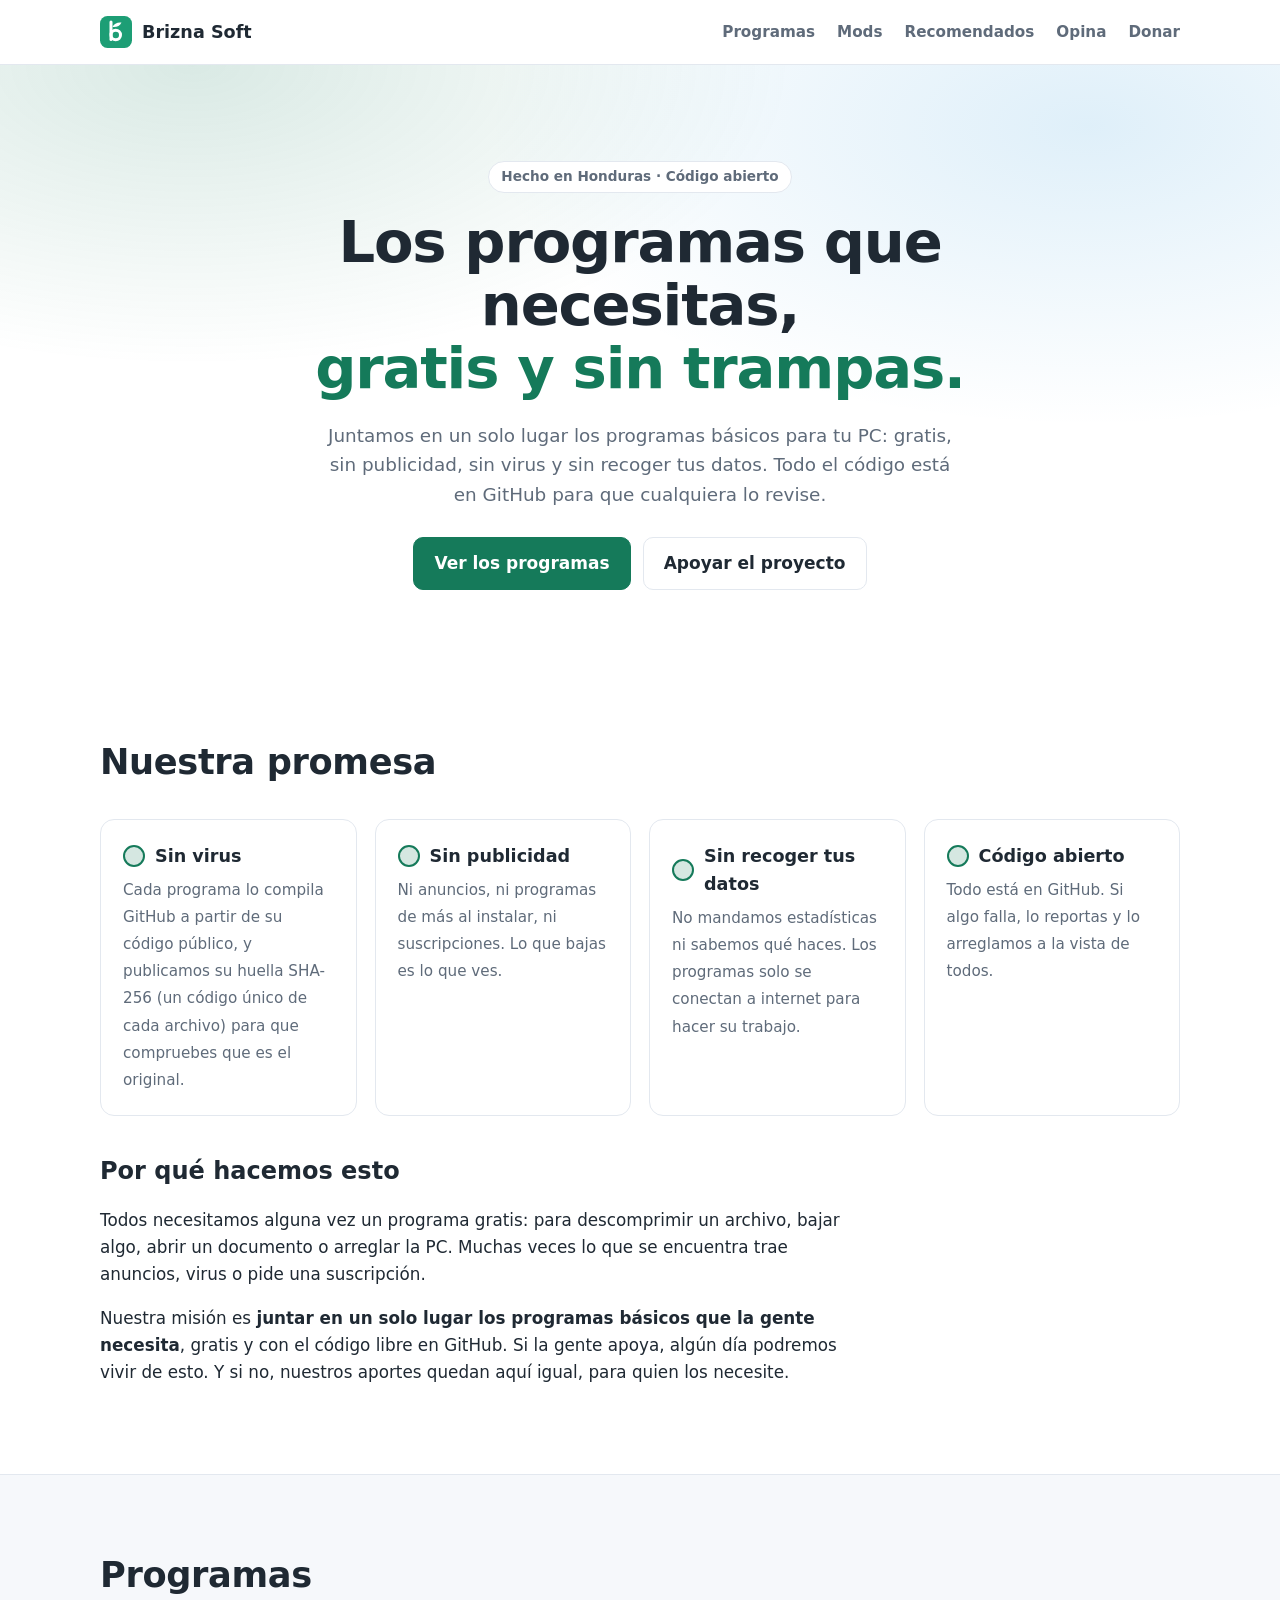
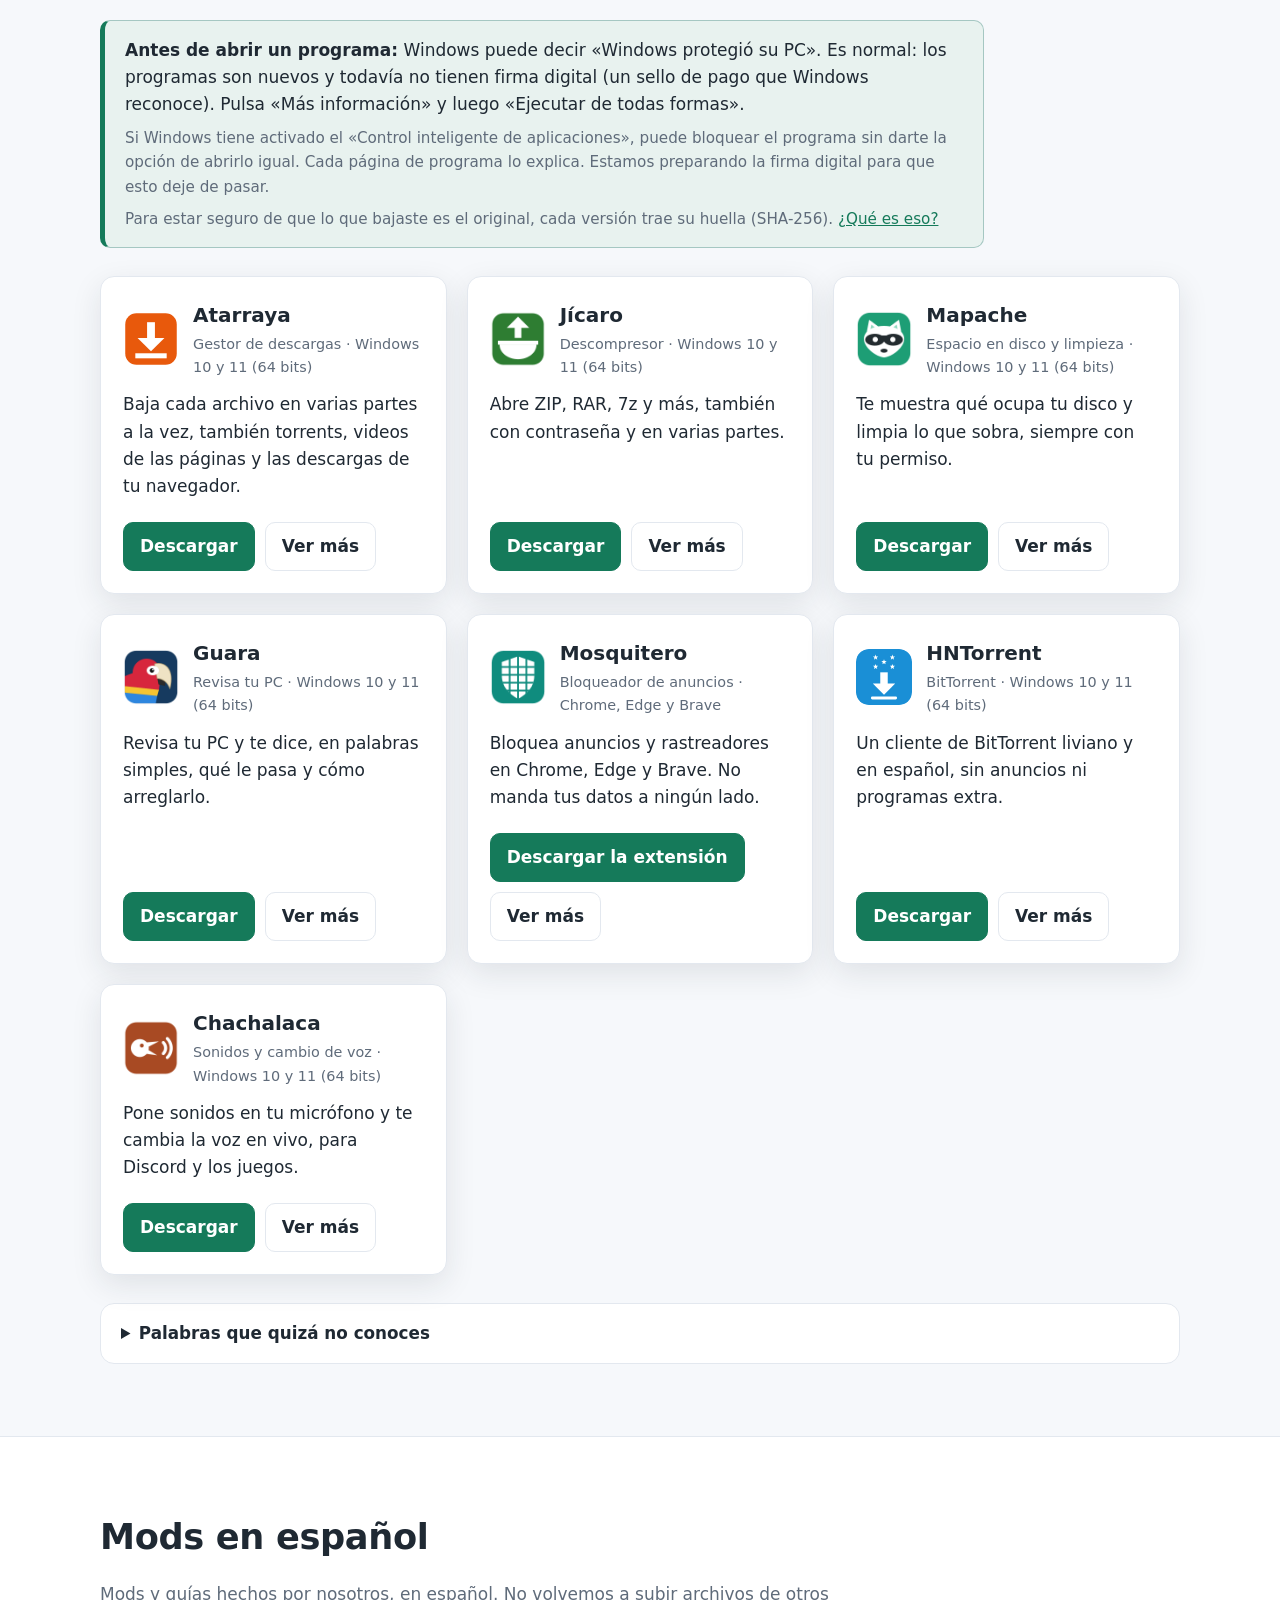
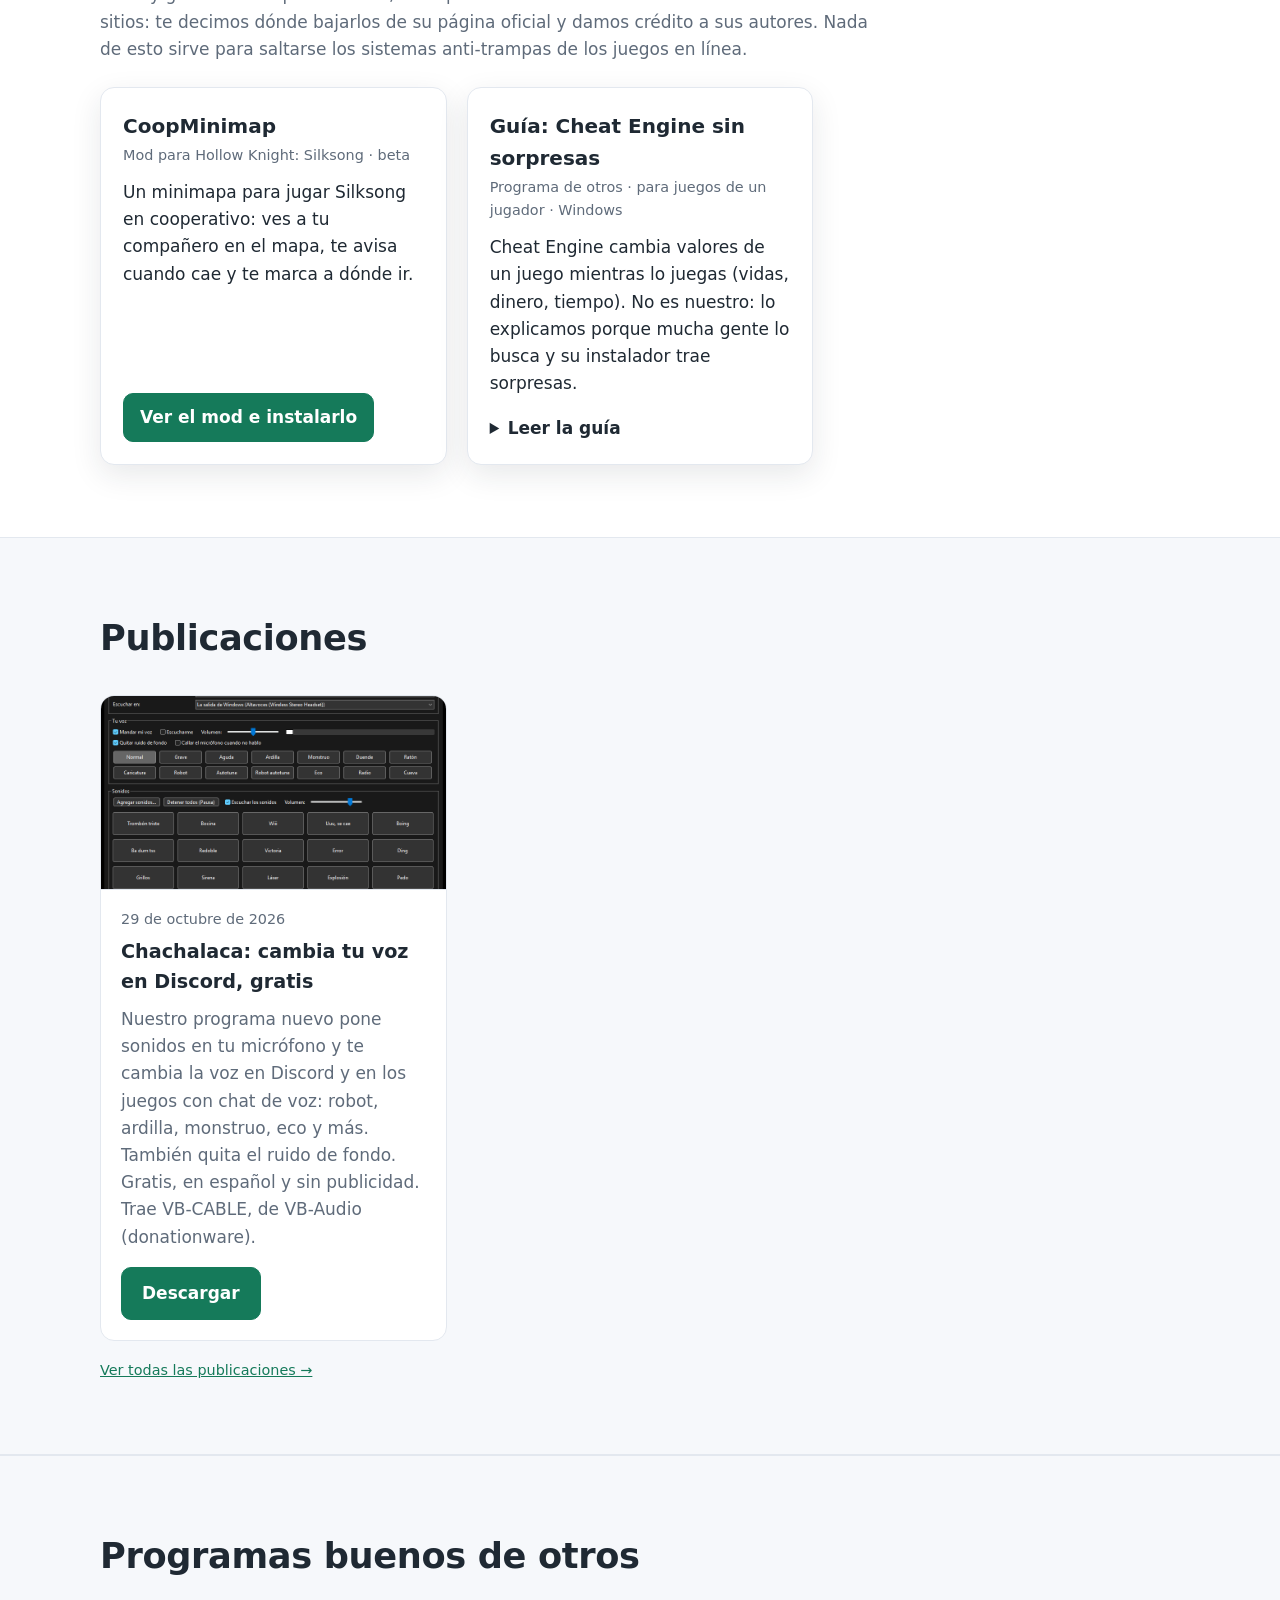
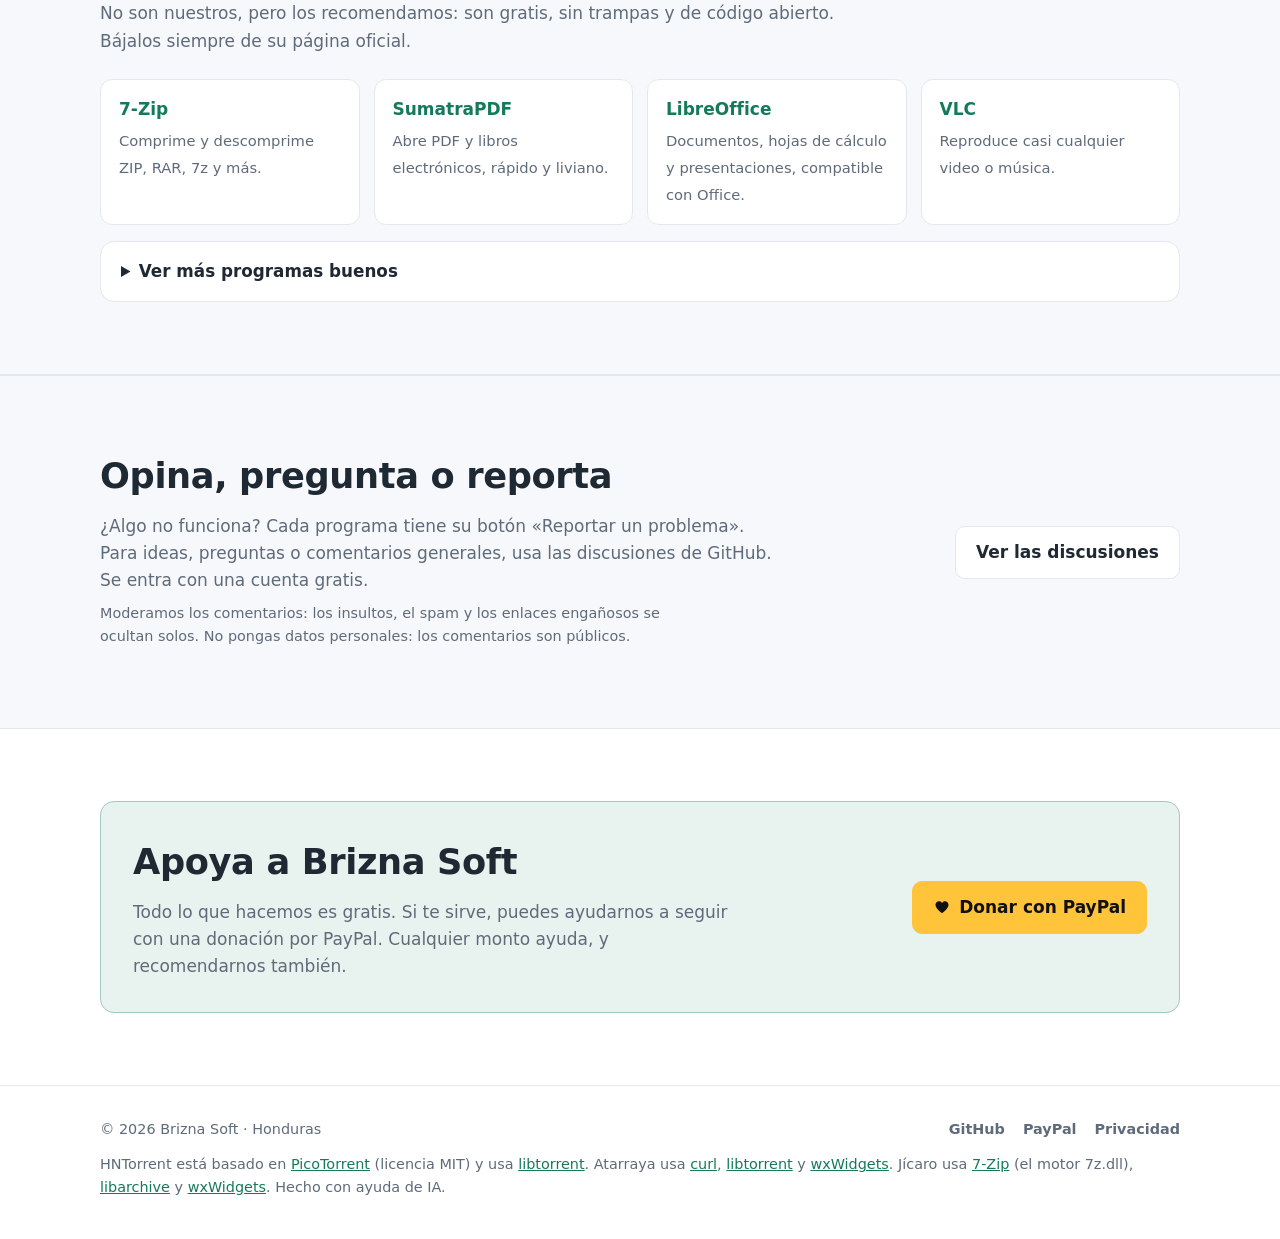
<file: index.html>
<!doctype html>
<html lang="es">
<head>
  <meta charset="utf-8">
  <meta name="viewport" content="width=device-width, initial-scale=1">
  <meta http-equiv="Content-Security-Policy" content="default-src 'self'; script-src 'self'; style-src 'self'; img-src 'self' data:; connect-src https://api.github.com; object-src 'none'; base-uri 'self'; form-action 'none'">
  <meta name="referrer" content="strict-origin-when-cross-origin">
  <title>Brizna Soft · Programas gratis, sin publicidad</title>
  <meta name="description" content="Brizna Soft junta en un solo lugar los programas básicos que todos necesitamos: gratis, sin publicidad, sin virus y con el código abierto. Baja Atarraya (descargas), HNTorrent y más.">
  <meta name="theme-color" content="#1D9E75">
  <meta name="google-site-verification" content="F1LSJDnxDaUhYn0PZC61CMEgnX2omVhqEtqwXzgELYA" />
  <link rel="canonical" href="https://brizna-soft.github.io/">
  <link rel="icon" href="img/brizna-soft.svg" type="image/svg+xml">
  <link rel="stylesheet" href="estilos.css">

  <!-- Vista previa al compartir el enlace (WhatsApp, Telegram, Facebook...) -->
  <meta property="og:type" content="website">
  <meta property="og:site_name" content="Brizna Soft">
  <meta property="og:title" content="Brizna Soft · Programas gratis, sin publicidad">
  <meta property="og:description" content="Programas básicos para tu PC, gratis y con el código abierto. Sin virus, sin publicidad y sin recoger tus datos.">
  <meta property="og:url" content="https://brizna-soft.github.io/">
  <meta property="og:image" content="https://brizna-soft.github.io/img/compartir.png">
  <meta property="og:image:width" content="1200">
  <meta property="og:image:height" content="630">
  <meta property="og:locale" content="es_LA">
  <meta name="twitter:card" content="summary_large_image">

  <!-- Datos para los buscadores: quién hace la página -->
  <script type="application/ld+json">{"@context":"https://schema.org","@type":"Organization","name":"Brizna Soft","url":"https://brizna-soft.github.io/","logo":"https://brizna-soft.github.io/img/brizna-soft-512.png","description":"Estudio de Honduras que hace programas básicos para la PC: gratis, sin publicidad, sin virus, sin recoger datos y con el código abierto.","sameAs":["https://github.com/Brizna-Soft"]}</script>
</head>
<body>
  <a class="saltar" href="#contenido">Ir al contenido</a>

  <header class="cabecera">
    <div class="contenedor cabecera-fila">
      <a class="marca" href="./">
        <img src="img/brizna-soft.svg" alt="" width="32" height="32">
        <span>Brizna Soft</span>
      </a>
      <nav class="menu" aria-label="Secciones">
        <a href="#programas">Programas</a>
        <a href="#mods">Mods</a>
        <a href="#recomendados">Recomendados</a>
        <a href="#comentarios">Opina</a>
        <a href="#donar">Donar</a>
      </nav>
    </div>
  </header>

  <main id="contenido">
    <section class="portada">
      <div class="contenedor">
        <p class="etiqueta">Hecho en Honduras · Código abierto</p>
        <h1>Los programas que necesitas, <span>gratis y sin trampas.</span></h1>
        <p class="entrada">Juntamos en un solo lugar los programas básicos para tu PC: gratis, sin publicidad, sin virus y sin recoger tus datos. Todo el código está en GitHub para que cualquiera lo revise.</p>
        <div class="botones">
          <a class="boton principal" href="#programas">Ver los programas</a>
          <a class="boton" href="#donar">Apoyar el proyecto</a>
        </div>
      </div>
    </section>

    <section class="seccion promesa-seccion" aria-labelledby="promesa">
      <div class="contenedor">
        <h2 id="promesa">Nuestra promesa</h2>
        <ul class="promesa">
          <li>
            <strong>Sin virus</strong>
            <span>Cada programa lo compila GitHub a partir de su código público, y publicamos su huella SHA-256 (un código único de cada archivo) para que compruebes que es el original.</span>
          </li>
          <li>
            <strong>Sin publicidad</strong>
            <span>Ni anuncios, ni programas de más al instalar, ni suscripciones. Lo que bajas es lo que ves.</span>
          </li>
          <li>
            <strong>Sin recoger tus datos</strong>
            <span>No mandamos estadísticas ni sabemos qué haces. Los programas solo se conectan a internet para hacer su trabajo.</span>
          </li>
          <li>
            <strong>Código abierto</strong>
            <span>Todo está en GitHub. Si algo falla, lo reportas y lo arreglamos a la vista de todos.</span>
          </li>
        </ul>
        <div class="mision" id="mision">
          <h3>Por qué hacemos esto</h3>
          <p>Todos necesitamos alguna vez un programa gratis: para descomprimir un archivo, bajar algo, abrir un documento o arreglar la PC. Muchas veces lo que se encuentra trae anuncios, virus o pide una suscripción.</p>
          <p>Nuestra misión es <strong>juntar en un solo lugar los programas básicos que la gente necesita</strong>, gratis y con el código libre en GitHub. Si la gente apoya, algún día podremos vivir de esto. Y si no, nuestros aportes quedan aquí igual, para quien los necesite.</p>
        </div>
      </div>
    </section>

    <section id="programas" class="seccion alterna">
      <div class="contenedor">
        <h2>Programas</h2>
        <div class="aviso-windows">
          <p><strong>Antes de abrir un programa:</strong> Windows puede decir «Windows protegió su PC». Es normal: los programas son nuevos y todavía no tienen firma digital (un sello de pago que Windows reconoce). Pulsa «Más información» y luego «Ejecutar de todas formas».</p>
          <p>Si Windows tiene activado el «Control inteligente de aplicaciones», puede bloquear el programa sin darte la opción de abrirlo igual. Cada página de programa lo explica. Estamos preparando la firma digital para que esto deje de pasar.</p>
          <p>Para estar seguro de que lo que bajaste es el original, cada versión trae su huella (SHA-256). <a href="#palabras">¿Qué es eso?</a></p>
        </div>
        <div class="rejilla">
          <article class="mini" data-repo="Brizna-Soft/atarraya" data-zip="^Atarraya-\d+\.\d+\.\d+-x64\.zip$">
            <div class="mini-titulo">
              <img src="img/atarraya.svg" alt="" width="56" height="56">
              <div>
                <h3>Atarraya</h3>
                <p class="version" data-version data-tipo="Gestor de descargas">Gestor de descargas · Windows 10 y 11 (64 bits)</p>
              </div>
            </div>
            <p>Baja cada archivo en varias partes a la vez, también torrents, videos de las páginas y las descargas de tu navegador.</p>
            <div class="botones">
              <a class="boton principal" data-descargar href="https://github.com/Brizna-Soft/atarraya/releases/latest">Descargar</a>
              <a class="boton" href="programas/atarraya/">Ver más</a>
            </div>
          </article>
          <article class="mini" data-repo="Brizna-Soft/jicaro" data-zip="^Jicaro-\d+\.\d+\.\d+-x64\.zip$">
            <div class="mini-titulo">
              <img src="img/jicaro.png" alt="" width="56" height="56">
              <div>
                <h3>Jícaro</h3>
                <p class="version" data-version data-tipo="Descompresor">Descompresor · Windows 10 y 11 (64 bits)</p>
              </div>
            </div>
            <p>Abre ZIP, RAR, 7z y más, también con contraseña y en varias partes.</p>
            <div class="botones">
              <a class="boton principal" data-descargar href="https://github.com/Brizna-Soft/jicaro/releases/latest">Descargar</a>
              <a class="boton" href="programas/jicaro/">Ver más</a>
            </div>
          </article>
          <article class="mini" data-repo="Brizna-Soft/mapache" data-zip="^Mapache-\d+\.\d+\.\d+-x64\.zip$">
            <div class="mini-titulo">
              <img src="img/mapache.png" alt="" width="56" height="56">
              <div>
                <h3>Mapache</h3>
                <p class="version" data-version data-tipo="Espacio en disco y limpieza">Espacio en disco y limpieza · Windows 10 y 11 (64 bits)</p>
              </div>
            </div>
            <p>Te muestra qué ocupa tu disco y limpia lo que sobra, siempre con tu permiso.</p>
            <div class="botones">
              <a class="boton principal" data-descargar href="https://github.com/Brizna-Soft/mapache/releases/latest">Descargar</a>
              <a class="boton" href="programas/mapache/">Ver más</a>
            </div>
          </article>
          <article class="mini" data-repo="Brizna-Soft/guara" data-zip="^Guara-\d+\.\d+\.\d+-x64\.zip$">
            <div class="mini-titulo">
              <img src="img/guara.png" alt="" width="56" height="56">
              <div>
                <h3>Guara</h3>
                <p class="version" data-version data-tipo="Revisa tu PC">Revisa tu PC · Windows 10 y 11 (64 bits)</p>
              </div>
            </div>
            <p>Revisa tu PC y te dice, en palabras simples, qué le pasa y cómo arreglarlo.</p>
            <div class="botones">
              <a class="boton principal" data-descargar href="https://github.com/Brizna-Soft/guara/releases/latest">Descargar</a>
              <a class="boton" href="programas/guara/">Ver más</a>
            </div>
          </article>
          <article class="mini" data-repo="Brizna-Soft/mosquitero" data-zip="^Mosquitero-\d+\.\d+\.\d+-chrome\.zip$">
            <div class="mini-titulo">
              <img src="img/mosquitero.png" alt="" width="56" height="56">
              <div>
                <h3>Mosquitero</h3>
                <p class="version" data-version data-tipo="Bloqueador de anuncios">Bloqueador de anuncios · Chrome, Edge y Brave</p>
              </div>
            </div>
            <p>Bloquea anuncios y rastreadores en Chrome, Edge y Brave. No manda tus datos a ningún lado.</p>
            <div class="botones">
              <a class="boton principal" data-descargar href="https://github.com/Brizna-Soft/mosquitero/releases/latest">Descargar la extensión</a>
              <a class="boton" href="programas/mosquitero/">Ver más</a>
            </div>
          </article>
          <article class="mini" data-repo="Brizna-Soft/hntorrent-descargas" data-zip="^HNTorrent-\d+\.\d+\.\d+-x64\.zip$">
            <div class="mini-titulo">
              <img src="img/hntorrent.svg" alt="" width="56" height="56">
              <div>
                <h3>HNTorrent</h3>
                <p class="version" data-version data-tipo="BitTorrent">BitTorrent · Windows 10 y 11 (64 bits)</p>
              </div>
            </div>
            <p>Un cliente de BitTorrent liviano y en español, sin anuncios ni programas extra.</p>
            <div class="botones">
              <a class="boton principal" data-descargar href="https://github.com/Brizna-Soft/hntorrent-descargas/releases/latest">Descargar</a>
              <a class="boton" href="programas/hntorrent/">Ver más</a>
            </div>
          </article>
          <article class="mini" data-repo="Brizna-Soft/chachalaca" data-zip="^Chachalaca-\d+\.\d+\.\d+-x64\.zip$">
            <div class="mini-titulo">
              <img src="img/chachalaca.png" alt="" width="56" height="56">
              <div>
                <h3>Chachalaca</h3>
                <p class="version" data-version data-tipo="Sonidos y cambio de voz">Sonidos y cambio de voz · Windows 10 y 11 (64 bits)</p>
              </div>
            </div>
            <p>Pone sonidos en tu micrófono y te cambia la voz en vivo, para Discord y los juegos.</p>
            <div class="botones">
              <a class="boton principal" data-descargar href="https://github.com/Brizna-Soft/chachalaca/releases/latest">Descargar</a>
              <a class="boton" href="programas/chachalaca/">Ver más</a>
            </div>
          </article>
        </div>
        <details class="glosario" id="palabras">
          <summary>Palabras que quizá no conoces</summary>
          <dl>
            <dt>Huella SHA-256</dt>
            <dd>Un código único que tiene cada archivo, como su huella digital. Si la tuya es igual a la que publicamos, el archivo es el original y nadie lo cambió. En la página de cada programa te decimos cómo comprobarla.</dd>
            <dt>Firma digital</dt>
            <dd>Un sello que prueba quién hizo un programa. Cuesta dinero cada año; por eso Windows avisa con programas nuevos o gratis como los nuestros. Estamos pidiendo una firma gratis para proyectos de código abierto.</dd>
            <dt>Torrent y enlace magnet</dt>
            <dd>Dos formas de bajar un archivo de muchas personas a la vez. Un archivo .torrent o un enlace magnet (empieza con «magnet:») le dice a tu programa qué bajar. Sirven para cosas legales, como las imágenes de Linux.</dd>
            <dt>Click'n'Load</dt>
            <dd>Un botón que traen algunos sitios de descargas para mandar sus enlaces a tu gestor de descargas, sin copiarlos uno por uno. Atarraya lo recibe solo desde tu propia PC.</dd>
            <dt>Donationware</dt>
            <dd>Programa que se baja gratis y cada quien da lo que quiera para apoyar a su autor. VB-CABLE, el micrófono virtual de Chachalaca, es así.</dd>
            <dt>Visual C++ de Microsoft</dt>
            <dd>Un componente gratis de Windows que algunos programas necesitan para abrir. Si HNTorrent no abre, instálalo desde el enlace de Microsoft.</dd>
            <dt>64 bits</dt>
            <dd>El tipo de Windows de casi todas las PC de hoy. Para saberlo: Configuración › Sistema › Acerca de, y mira «Tipo de sistema».</dd>
            <dt>Código abierto</dt>
            <dd>Cualquiera puede leer cómo está hecho el programa en GitHub y comprobar que no hace nada escondido.</dd>
          </dl>
        </details>
      </div>
    </section>

    <section id="mods" class="seccion">
      <div class="contenedor">
        <h2>Mods en español</h2>
        <p class="intro">Mods y guías hechos por nosotros, en español. No volvemos a subir archivos de otros sitios: te decimos dónde bajarlos de su página oficial y damos crédito a sus autores. Nada de esto sirve para saltarse los sistemas anti-trampas de los juegos en línea.</p>
        <div class="rejilla">
          <article class="mini">
            <div class="mini-titulo">
              <div>
                <h3>CoopMinimap</h3>
                <p class="version">Mod para Hollow Knight: Silksong · beta</p>
              </div>
            </div>
            <p>Un minimapa para jugar Silksong en cooperativo: ves a tu compañero en el mapa, te avisa cuando cae y te marca a dónde ir.</p>
            <div class="botones">
              <a class="boton principal" href="mods/coopminimap/">Ver el mod e instalarlo</a>
            </div>
          </article>

          <article class="mini">
            <div class="mini-titulo">
              <div>
                <h3>Guía: Cheat Engine sin sorpresas</h3>
                <p class="version">Programa de otros · para juegos de un jugador · Windows</p>
              </div>
            </div>
            <p>Cheat Engine cambia valores de un juego mientras lo juegas (vidas, dinero, tiempo). No es nuestro: lo explicamos porque mucha gente lo busca y su instalador trae sorpresas.</p>
            <details class="mas">
              <summary>Leer la guía</summary>
              <ul class="lista">
                <li><strong>El instalador muestra ofertas de otros programas.</strong> Recházalas todas: no hacen falta. Si aceptaste una por error, quítala en Configuración › Aplicaciones.</li>
                <li><strong>Solo en juegos de un jugador.</strong> En juegos en línea puede ir contra las reglas del juego y llevarte a un baneo. Revisa los términos del juego antes de usarlo.</li>
                <li><strong>No apagues tu antivirus</strong> para instalarlo o usarlo, aunque en otros sitios lo aconsejen.</li>
                <li>Su página pide tener 18 años o más para instalarlo.</li>
              </ul>
              <div class="botones">
                <a class="boton" href="https://www.cheatengine.org/">Página oficial de Cheat Engine</a>
              </div>
            </details>
          </article>
        </div>
      </div>
    </section>

    <!--PUBLICACIONES-->
    <section id="publicaciones" class="seccion alterna">
      <div class="contenedor">
        <h2>Publicaciones</h2>
        <div class="publicaciones">
          <article class="publicacion">
            <img src="img/publicaciones/chachalaca-captura.png" alt="Chachalaca: cambia tu voz en Discord, gratis" width="840" height="800" loading="lazy">
            <div class="publicacion-texto">
              <p class="version">29 de octubre de 2026</p>
              <h3>Chachalaca: cambia tu voz en Discord, gratis</h3>
              <p>Nuestro programa nuevo pone sonidos en tu micr&#243;fono y te cambia la voz en Discord y en los juegos con chat de voz: robot, ardilla, monstruo, eco y m&#225;s. Tambi&#233;n quita el ruido de fondo. Gratis, en espa&#241;ol y sin publicidad. Trae VB-CABLE, de VB-Audio (donationware).</p>
              <a class="boton principal" href="https://brizna-soft.github.io/programas/chachalaca/" rel="noopener">Descargar</a>
            </div>
          </article>
        </div>
        <p class="nota"><a href="publicaciones/">Ver todas las publicaciones →</a></p>
      </div>
    </section>
    <!--/PUBLICACIONES-->

    <section id="recomendados" class="seccion alterna">
      <div class="contenedor">
        <h2>Programas buenos de otros</h2>
        <p class="intro">No son nuestros, pero los recomendamos: son gratis, sin trampas y de código abierto. Bájalos siempre de su página oficial.</p>
        <ul class="recomendados">
          <li><a href="https://www.7-zip.org/">7-Zip</a><span>Comprime y descomprime ZIP, RAR, 7z y más.</span></li>
          <li><a href="https://www.sumatrapdfreader.org/">SumatraPDF</a><span>Abre PDF y libros electrónicos, rápido y liviano.</span></li>
          <li><a href="https://www.libreoffice.org/">LibreOffice</a><span>Documentos, hojas de cálculo y presentaciones, compatible con Office.</span></li>
          <li><a href="https://www.videolan.org/vlc/">VLC</a><span>Reproduce casi cualquier video o música.</span></li>
        </ul>
        <details class="glosario mas-recomendados">
          <summary>Ver más programas buenos</summary>
          <ul class="recomendados">
            <li><a href="https://www.gimp.org/">GIMP</a><span>Edita fotos e imágenes.</span></li>
            <li><a href="https://krita.org/es/">Krita</a><span>Para dibujar y pintar.</span></li>
            <li><a href="https://keepassxc.org/">KeePassXC</a><span>Guarda tus contraseñas de forma segura.</span></li>
            <li><a href="https://www.firefox.com/es-ES/">Firefox</a><span>Navegador que cuida tu privacidad.</span></li>
          </ul>
        </details>
      </div>
    </section>

    <section id="comentarios" class="seccion alterna">
      <div class="contenedor opina">
        <div>
          <h2>Opina, pregunta o reporta</h2>
          <p>¿Algo no funciona? Cada programa tiene su botón «Reportar un problema». Para ideas, preguntas o comentarios generales, usa las discusiones de GitHub. Se entra con una cuenta gratis.</p>
          <p class="nota">Moderamos los comentarios: los insultos, el spam y los enlaces engañosos se ocultan solos. No pongas datos personales: los comentarios son públicos.</p>
        </div>
        <a class="boton" href="https://github.com/Brizna-Soft/brizna-soft.github.io/discussions">Ver las discusiones</a>
      </div>
    </section>

    <section id="donar" class="seccion">
      <div class="contenedor donar">
        <div>
          <h2>Apoya a Brizna Soft</h2>
          <p>Todo lo que hacemos es gratis. Si te sirve, puedes ayudarnos a seguir con una donación por PayPal. Cualquier monto ayuda, y recomendarnos también.</p>
        </div>
        <a class="boton paypal" href="https://paypal.me/BriznaSoft">
          <svg aria-hidden="true" width="18" height="18" viewBox="0 0 24 24"><path d="M12 20.3C6.4 16.2 3.3 12.9 3.3 9.1 3.3 6.4 5.4 4.3 8 4.3c1.7 0 3.1.9 4 2.3.9-1.4 2.3-2.3 4-2.3 2.6 0 4.7 2.1 4.7 4.8 0 3.8-3.1 7.1-8.7 11.2z" fill="currentColor"/></svg>
          Donar con PayPal
        </a>
      </div>
    </section>

  </main>

  <footer class="pie">
    <div class="contenedor pie-fila">
      <p>© 2026 Brizna Soft · Honduras</p>
      <nav class="redes" aria-label="Enlaces">
        <a href="https://github.com/Brizna-Soft">GitHub</a>
        <a href="https://paypal.me/BriznaSoft">PayPal</a>
        <a href="privacidad.html">Privacidad</a>
      </nav>
    </div>
    <div class="contenedor">
      <p class="creditos">HNTorrent está basado en <a href="https://github.com/picotorrent/picotorrent">PicoTorrent</a> (licencia MIT) y usa <a href="https://libtorrent.org">libtorrent</a>. Atarraya usa <a href="https://curl.se">curl</a>, <a href="https://libtorrent.org">libtorrent</a> y <a href="https://www.wxwidgets.org">wxWidgets</a>. Jícaro usa <a href="https://www.7-zip.org">7-Zip</a> (el motor 7z.dll), <a href="https://libarchive.org">libarchive</a> y <a href="https://www.wxwidgets.org">wxWidgets</a>. Hecho con ayuda de IA.</p>
    </div>
  </footer>

  <script src="app.js" defer></script>
</body>
</html>
</file>
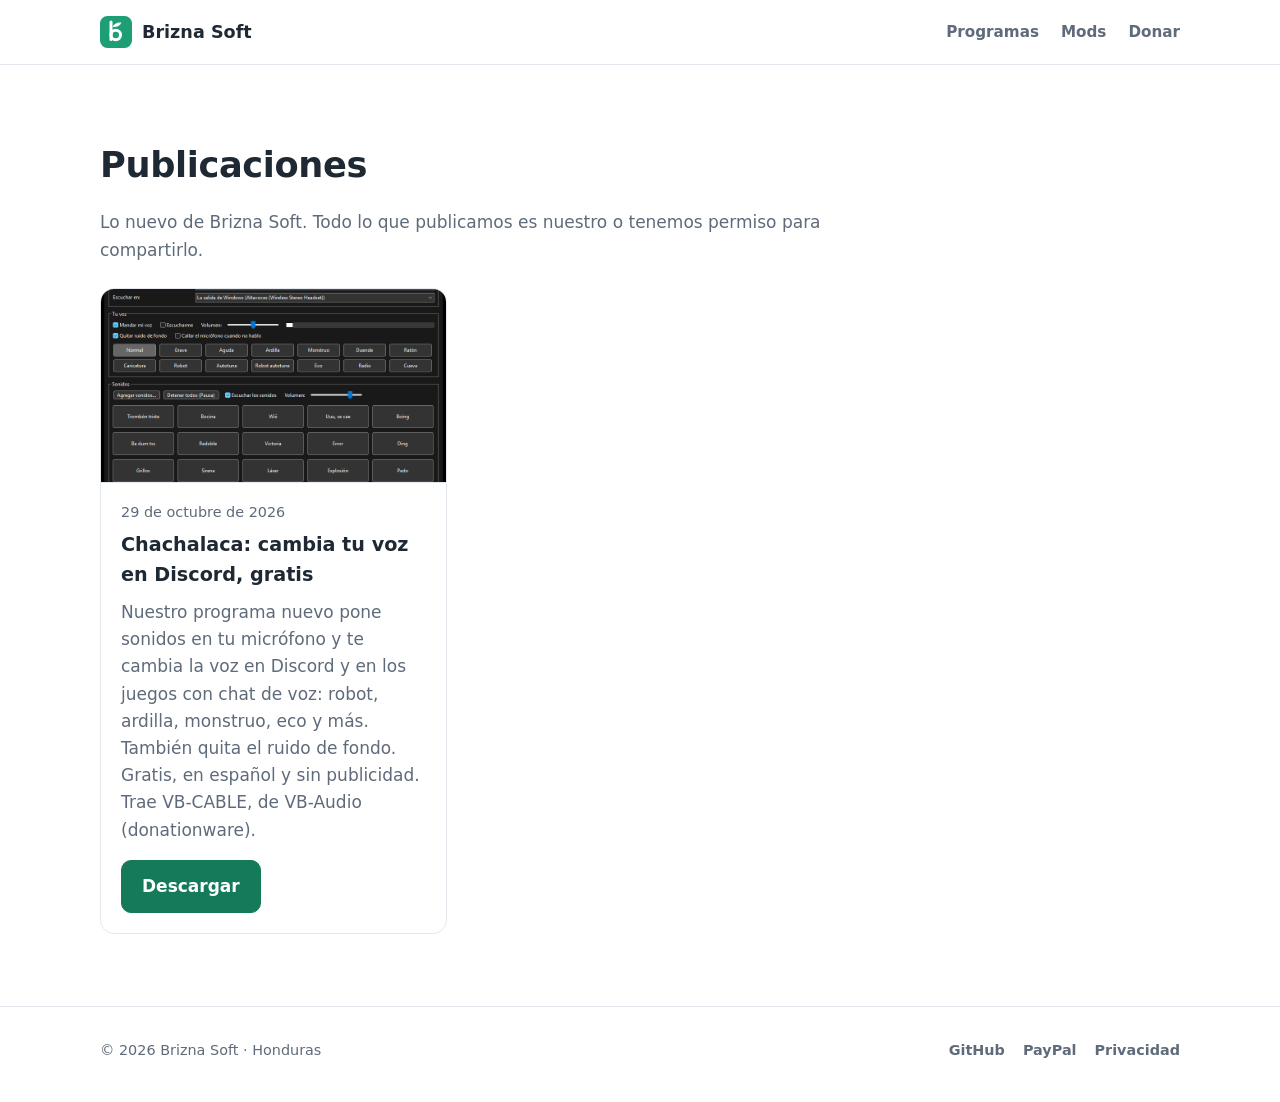
<file: publicaciones/index.html>
<!doctype html>
<html lang="es">
<head>
  <meta charset="utf-8">
  <meta name="viewport" content="width=device-width, initial-scale=1">
  <meta http-equiv="Content-Security-Policy" content="default-src 'self'; script-src 'none'; style-src 'self'; img-src 'self' data:; object-src 'none'; base-uri 'self'; form-action 'none'">
  <meta name="referrer" content="strict-origin-when-cross-origin">
  <title>Publicaciones · Brizna Soft</title>
  <meta name="description" content="Lo nuevo de Brizna Soft: programas, guías y descargas gratis, explicados en español.">
  <meta name="theme-color" content="#1D9E75">
  <link rel="canonical" href="https://brizna-soft.github.io/publicaciones/">
  <link rel="icon" href="../img/brizna-soft.svg" type="image/svg+xml">
  <link rel="stylesheet" href="../estilos.css">
  <meta property="og:type" content="website">
  <meta property="og:site_name" content="Brizna Soft">
  <meta property="og:title" content="Publicaciones de Brizna Soft">
  <meta property="og:description" content="Lo nuevo de Brizna Soft: programas, guías y descargas gratis, explicados en español.">
  <meta property="og:url" content="https://brizna-soft.github.io/publicaciones/">
  <meta property="og:image" content="https://brizna-soft.github.io/img/compartir.png">
  <meta property="og:locale" content="es_LA">
</head>
<body>
  <a class="saltar" href="#contenido">Ir al contenido</a>

  <header class="cabecera">
    <div class="contenedor cabecera-fila">
      <a class="marca" href="../">
        <img src="../img/brizna-soft.svg" alt="" width="32" height="32">
        <span>Brizna Soft</span>
      </a>
      <nav class="menu" aria-label="Secciones">
        <a href="../#programas">Programas</a>
        <a href="../#mods">Mods</a>
        <a href="../#donar">Donar</a>
      </nav>
    </div>
  </header>

  <main id="contenido">
    <section class="seccion">
      <div class="contenedor">
        <h2>Publicaciones</h2>
        <p class="intro">Lo nuevo de Brizna Soft. Todo lo que publicamos es nuestro o tenemos permiso para compartirlo.</p>
        <div class="publicaciones">
          <article class="publicacion">
            <img src="../img/publicaciones/chachalaca-captura.png" alt="Chachalaca: cambia tu voz en Discord, gratis" width="840" height="800" loading="lazy">
            <div class="publicacion-texto">
              <p class="version">29 de octubre de 2026</p>
              <h3>Chachalaca: cambia tu voz en Discord, gratis</h3>
              <p>Nuestro programa nuevo pone sonidos en tu micr&#243;fono y te cambia la voz en Discord y en los juegos con chat de voz: robot, ardilla, monstruo, eco y m&#225;s. Tambi&#233;n quita el ruido de fondo. Gratis, en espa&#241;ol y sin publicidad. Trae VB-CABLE, de VB-Audio (donationware).</p>
              <a class="boton principal" href="https://brizna-soft.github.io/programas/chachalaca/" rel="noopener">Descargar</a>
            </div>
          </article>
        </div>
      </div>
    </section>
  </main>

  <footer class="pie">
    <div class="contenedor pie-fila">
      <p>© 2026 Brizna Soft · Honduras</p>
      <nav class="redes" aria-label="Enlaces">
        <a href="https://github.com/Brizna-Soft">GitHub</a>
        <a href="https://paypal.me/BriznaSoft">PayPal</a>
        <a href="../privacidad.html">Privacidad</a>
      </nav>
    </div>
  </footer>
</body>
</html>
</file>
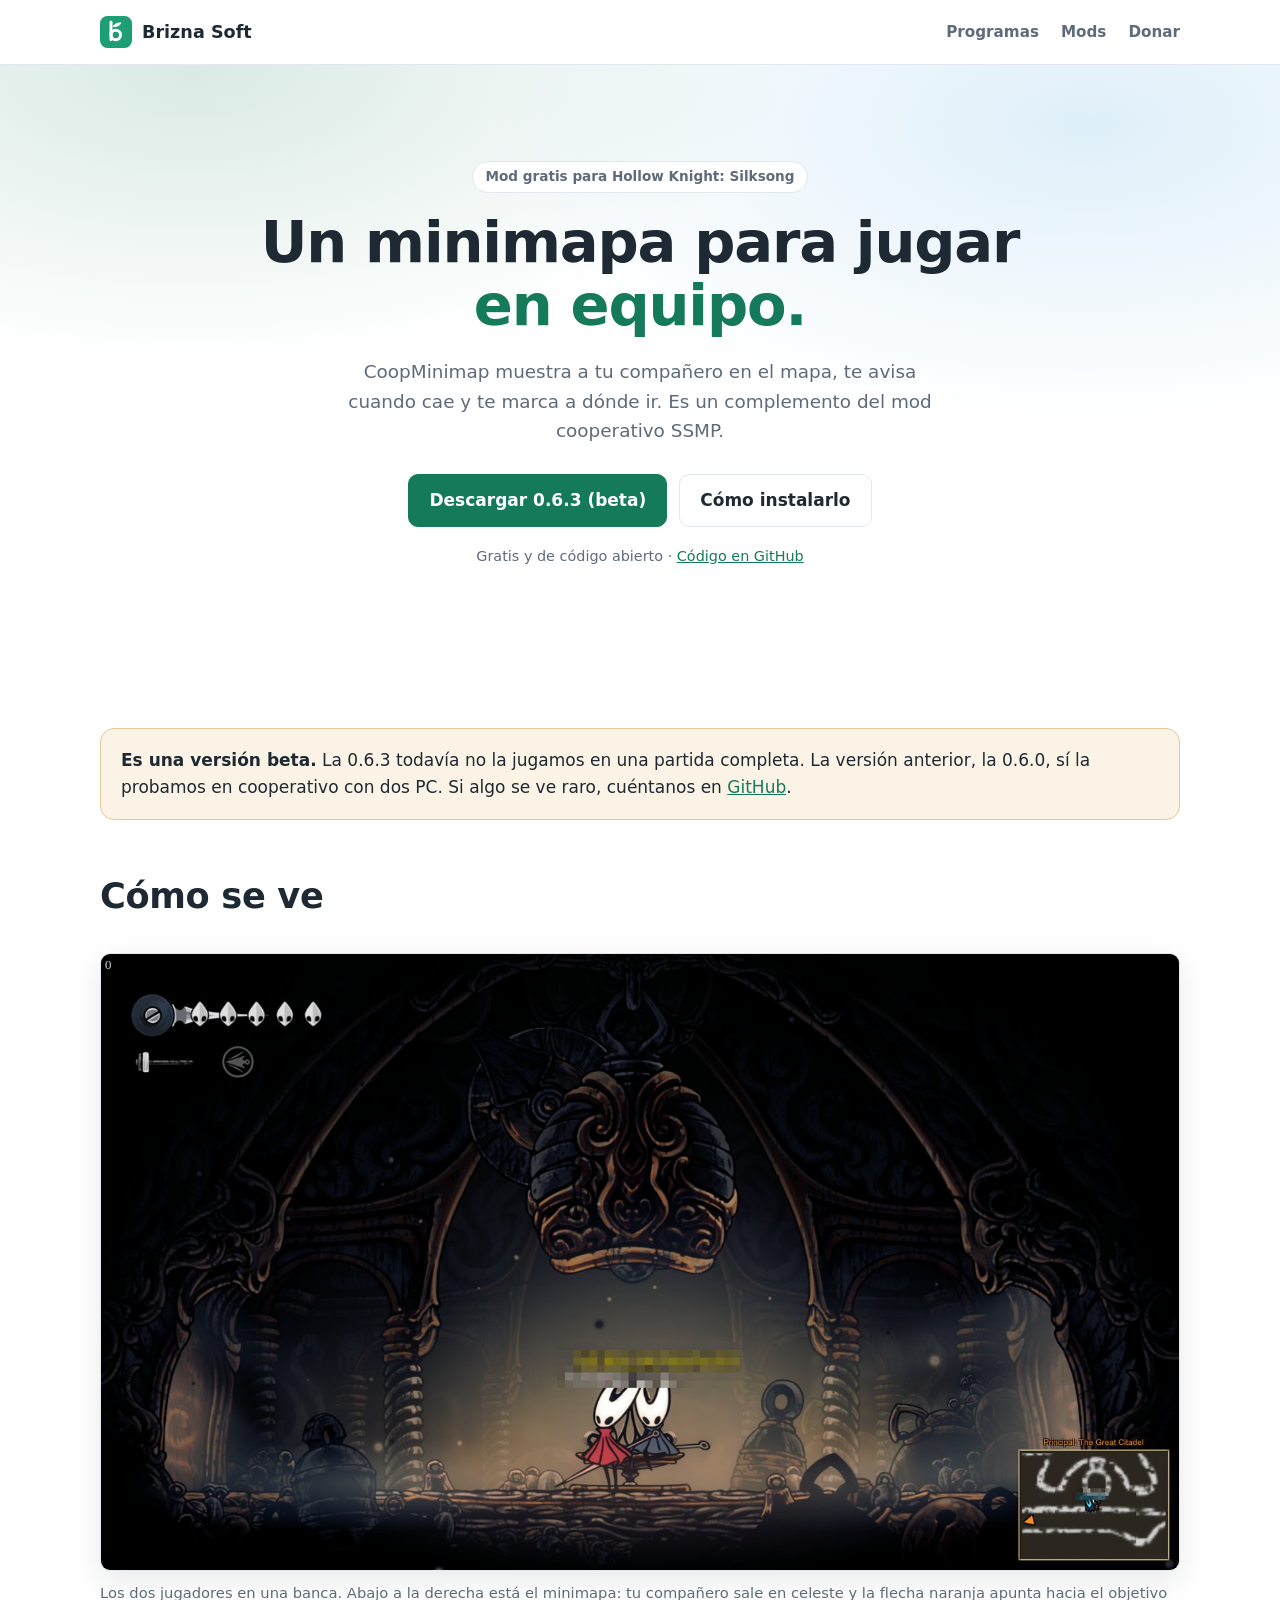
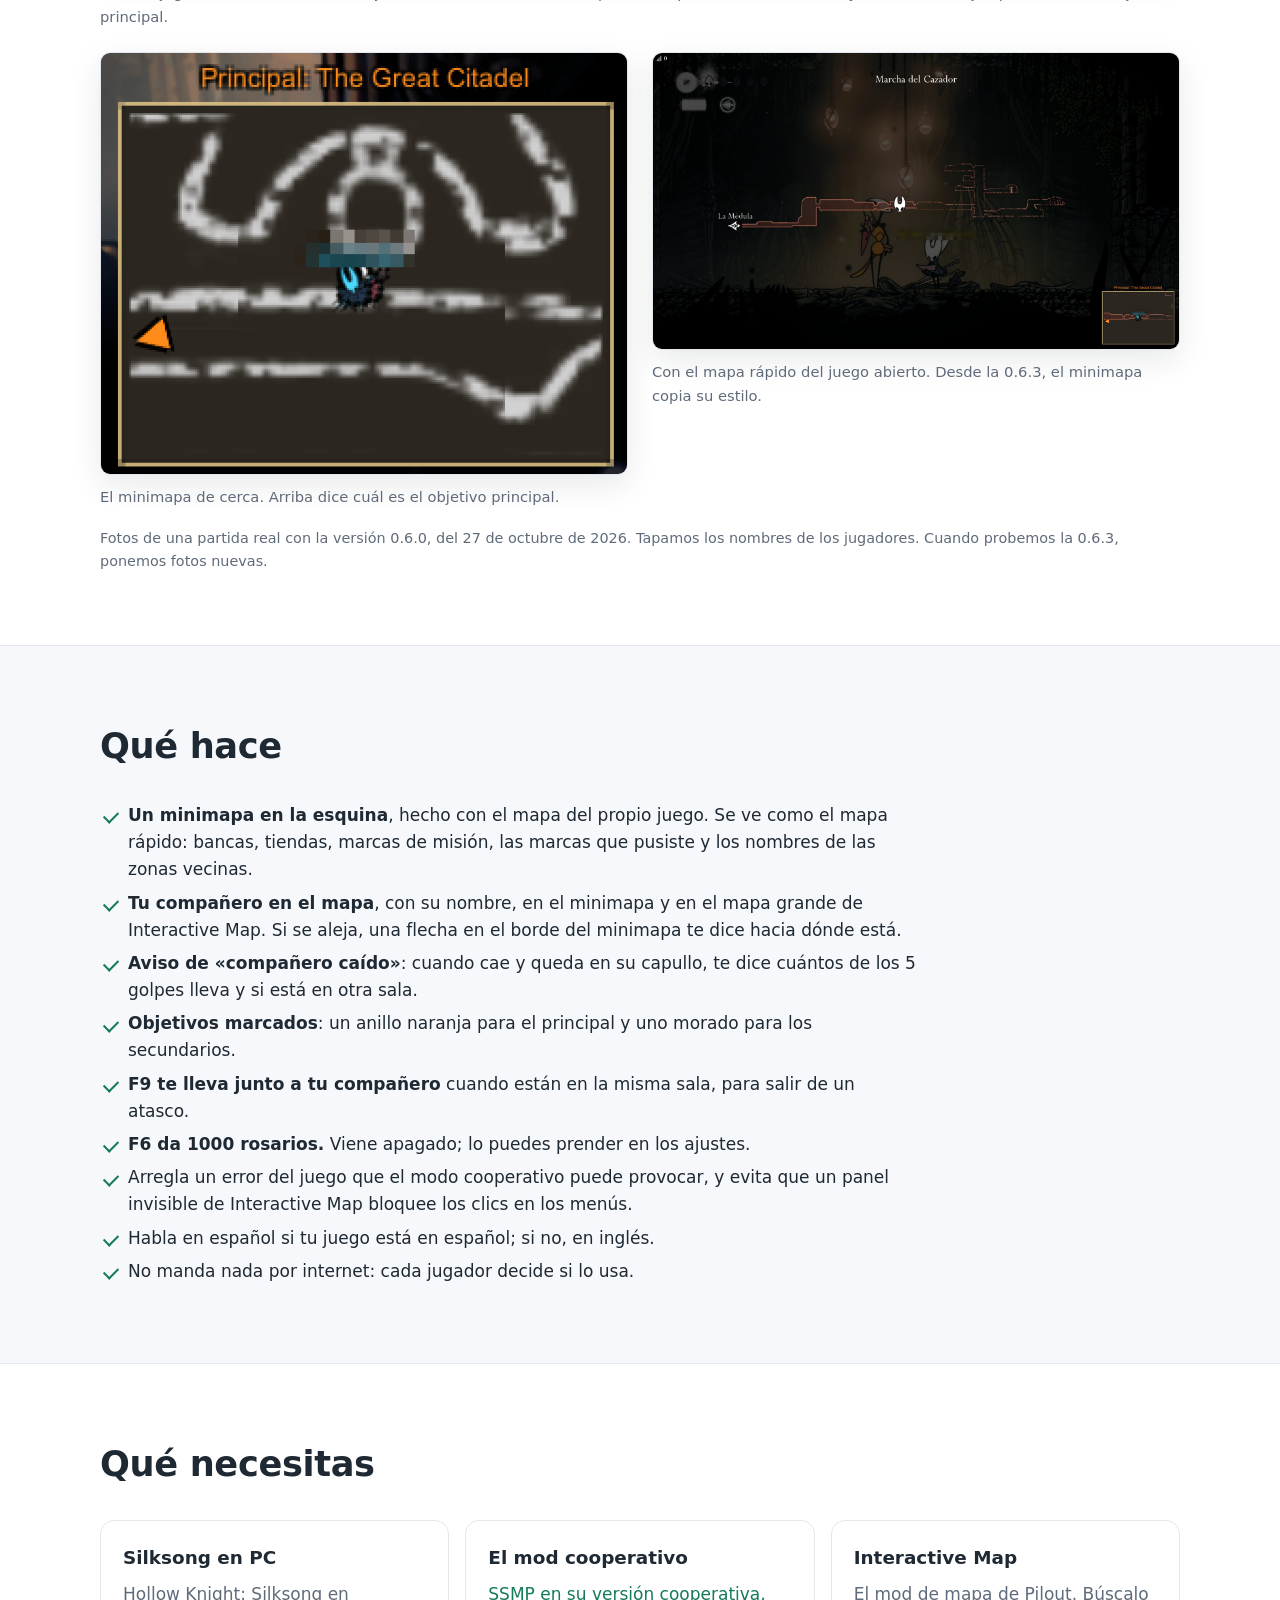
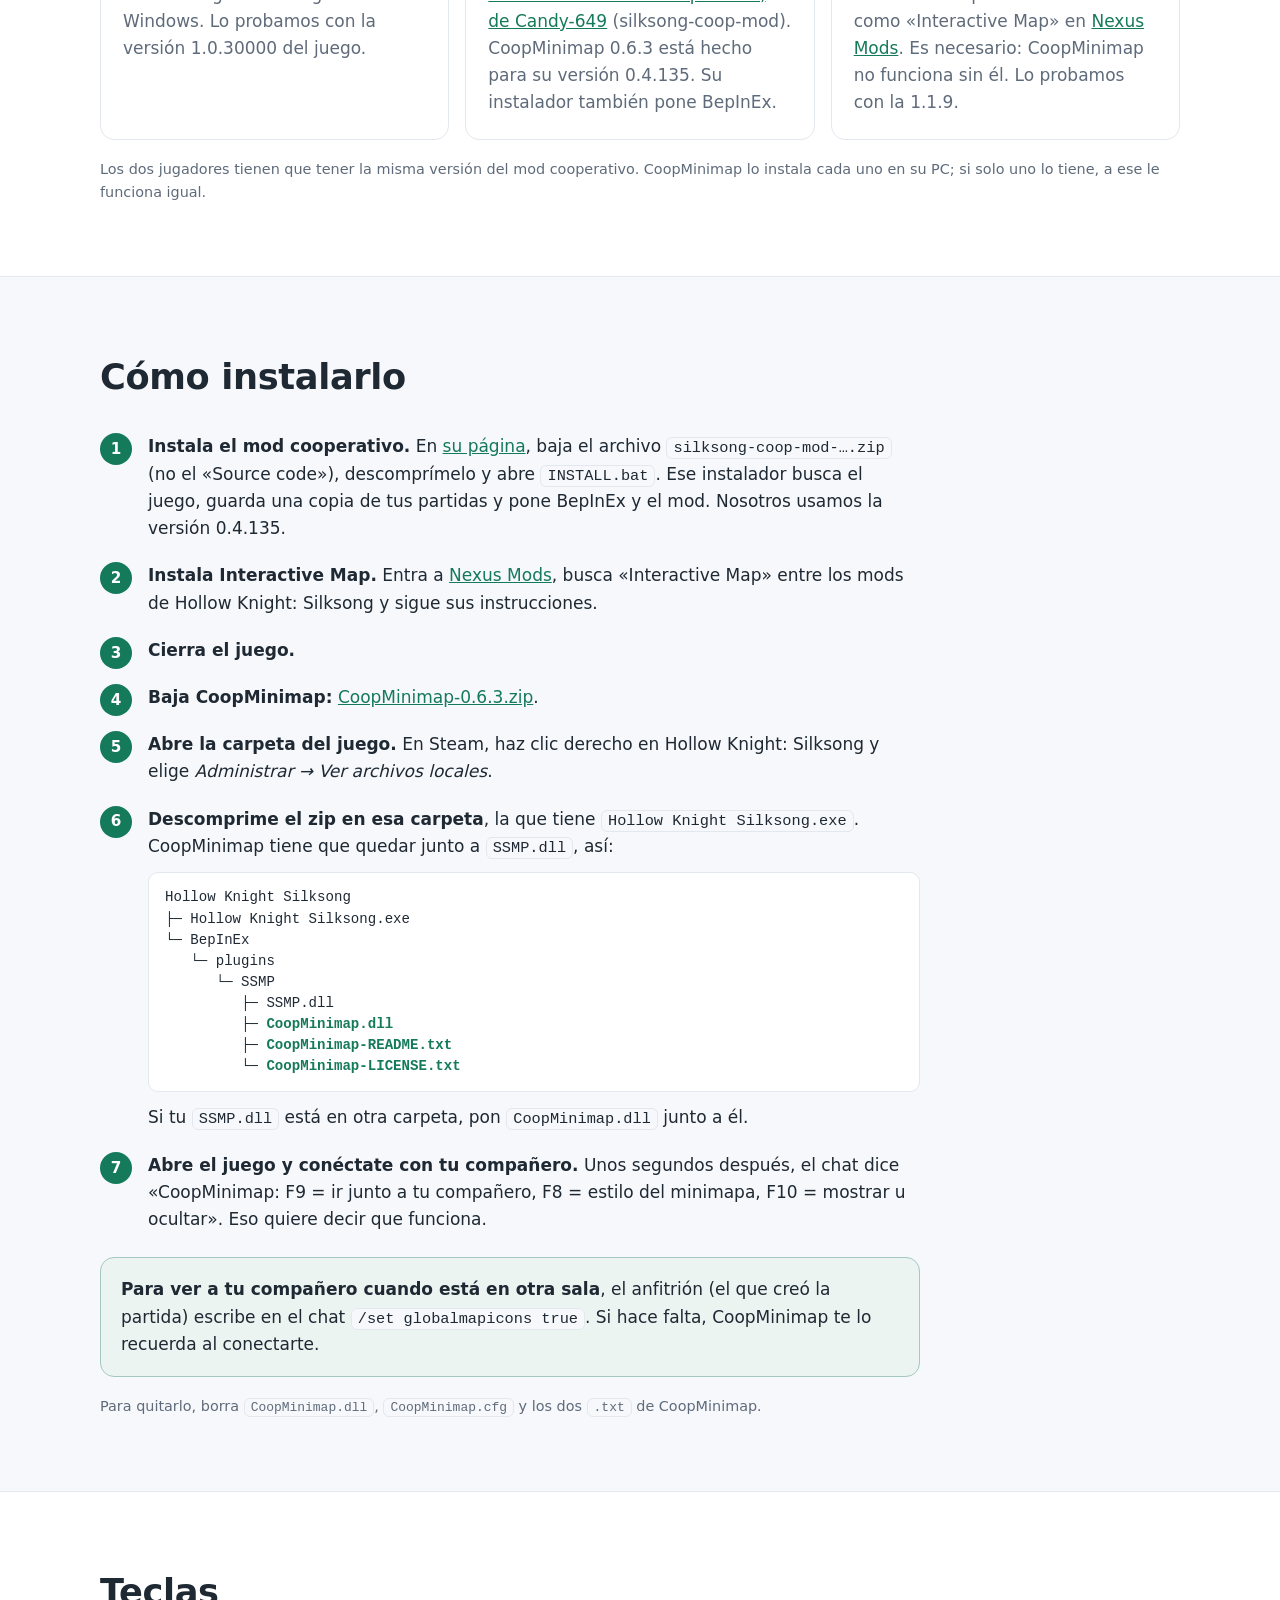
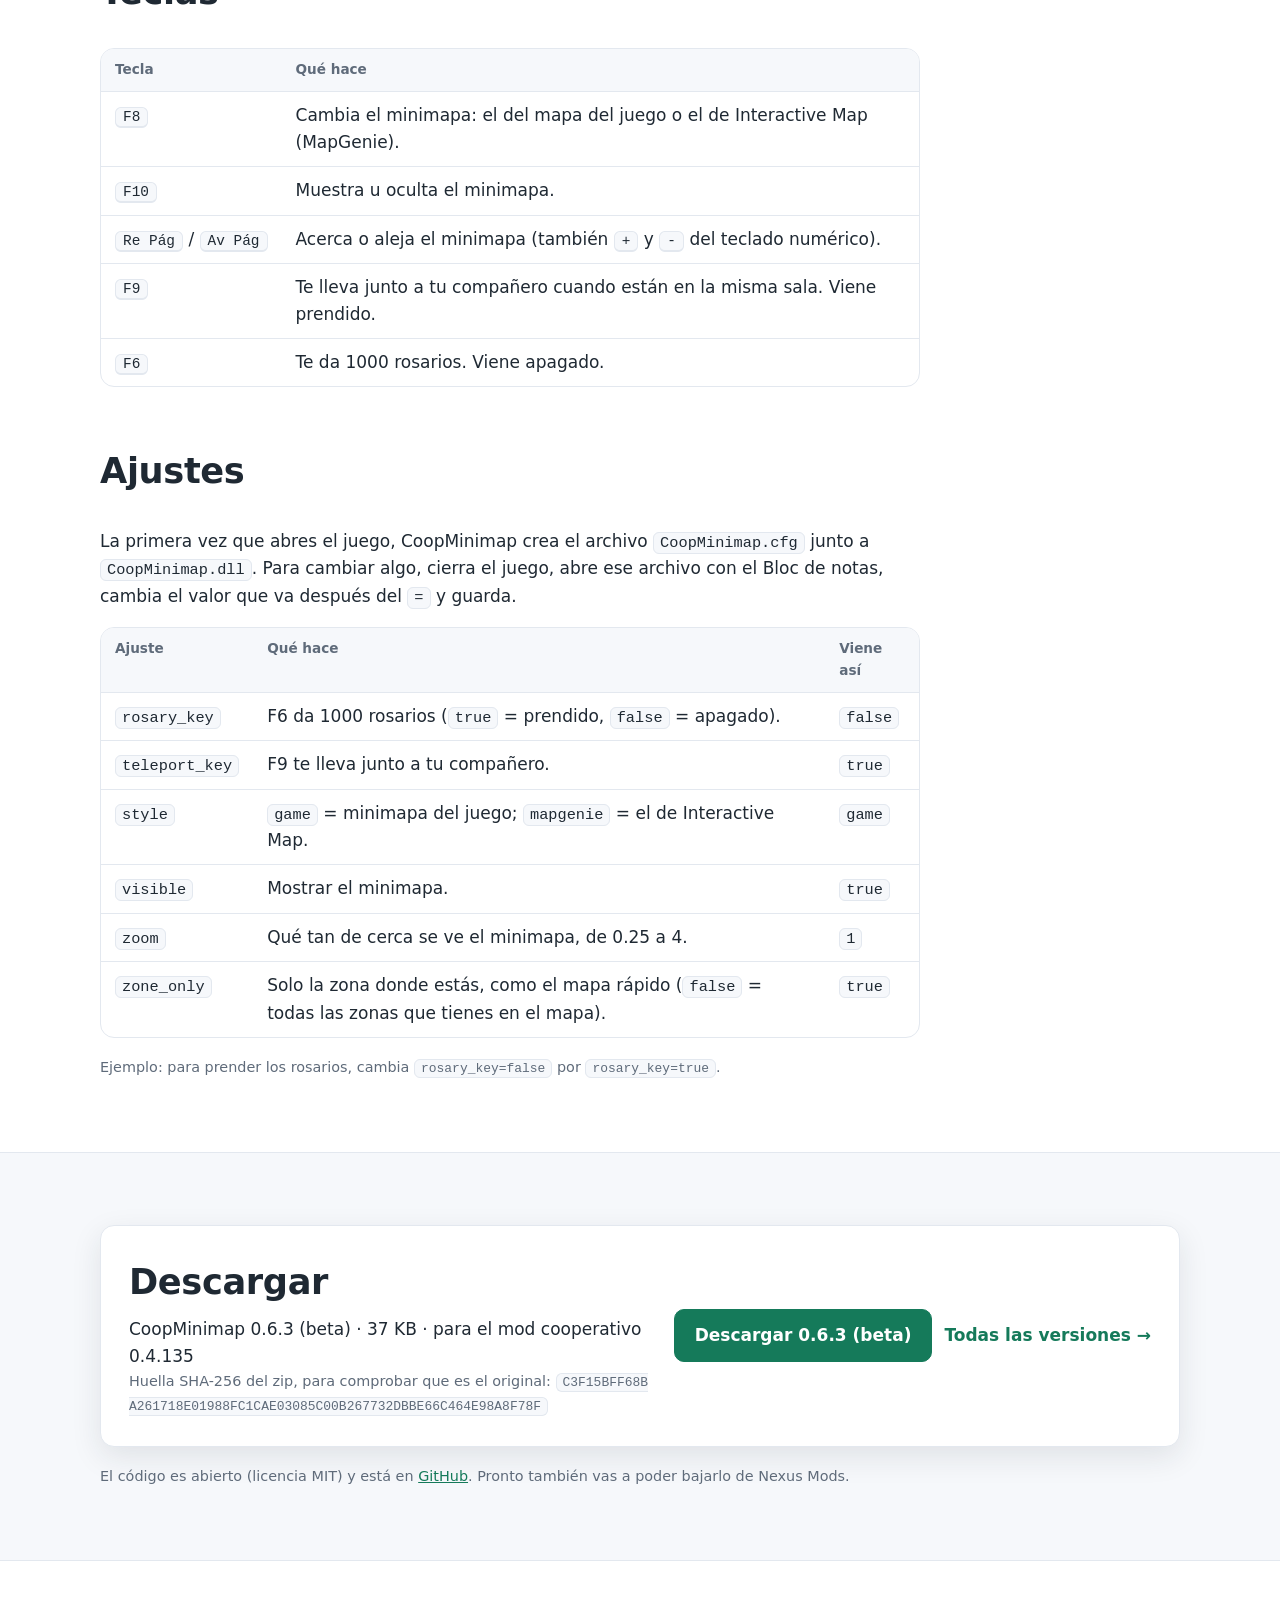
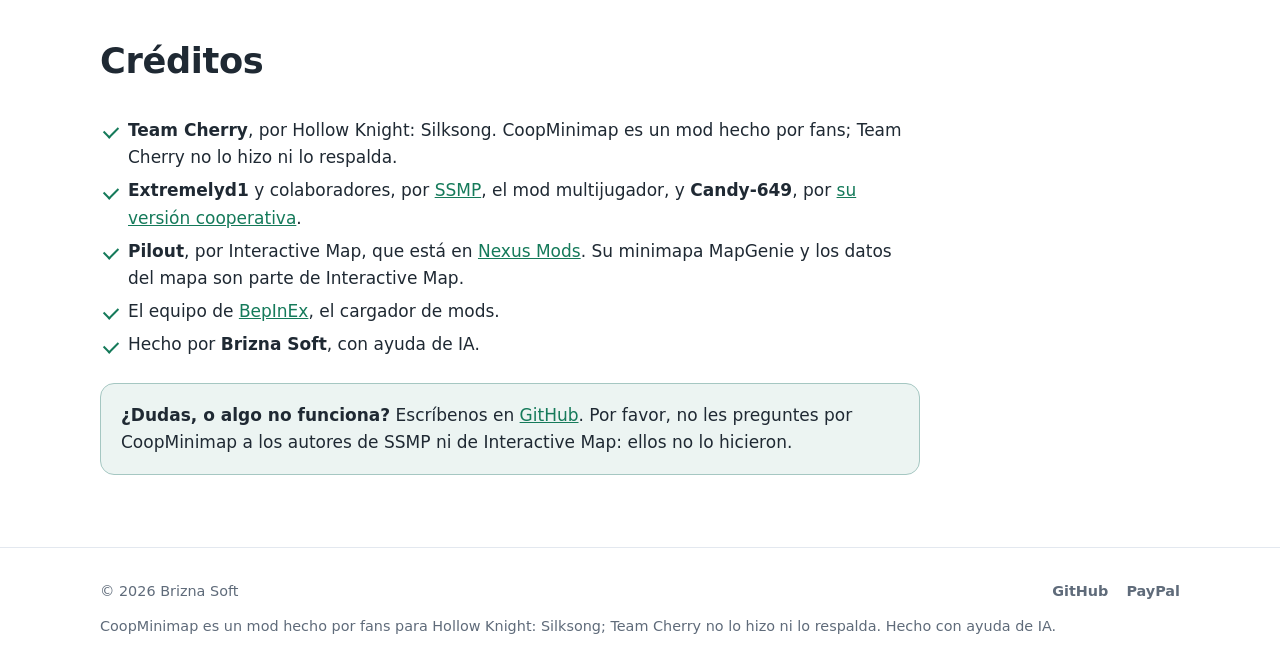
<file: mods/coopminimap/index.html>
<!doctype html>
<html lang="es">
<head>
  <meta charset="utf-8">
  <meta name="viewport" content="width=device-width, initial-scale=1">
  <title>CoopMinimap · Minimapa para Silksong en cooperativo · Brizna Soft</title>
  <meta name="description" content="CoopMinimap es un mod gratis para jugar Hollow Knight: Silksong en cooperativo: muestra a tu compañero en el mapa, te avisa cuando cae y te marca a dónde ir.">
  <meta name="theme-color" content="#1D9E75">
  <link rel="icon" href="../../img/brizna-soft.svg" type="image/svg+xml">
  <link rel="stylesheet" href="../../estilos.css">
  <link rel="canonical" href="https://brizna-soft.github.io/mods/coopminimap/">

  <!-- Vista previa al compartir el enlace (WhatsApp, Telegram, Facebook...) -->
  <meta property="og:type" content="website">
  <meta property="og:site_name" content="Brizna Soft">
  <meta property="og:title" content="CoopMinimap · Minimapa para Silksong en cooperativo">
  <meta property="og:description" content="Un mod gratis para jugar Silksong en cooperativo: tu compañero en el mapa, un aviso cuando cae y los objetivos marcados.">
  <meta property="og:url" content="https://brizna-soft.github.io/mods/coopminimap/">
  <meta property="og:image" content="https://brizna-soft.github.io/img/mods/coopminimap-partida.jpg">
  <meta property="og:image:width" content="1600">
  <meta property="og:image:height" content="915">
  <meta property="og:locale" content="es_LA">
  <meta name="twitter:card" content="summary_large_image">

  <style>
    /* Solo para esta página; los colores y la letra vienen de estilos.css */
    .estrecho > * { max-width: 820px; }
    h2.separado { margin-top: 56px; }

    .aviso {
      padding: 18px 20px;
      border-radius: var(--radio);
      border: 1px solid color-mix(in srgb, #E0A030 45%, var(--borde));
      background: color-mix(in srgb, #E0A030 12%, var(--fondo));
    }
    .aviso.suave {
      margin-top: 24px;
      border-color: color-mix(in srgb, var(--verde) 30%, var(--borde));
      background: color-mix(in srgb, var(--verde) 8%, var(--fondo));
    }
    .aviso p { margin: 0; }
    .aviso + h2 { margin-top: 48px; }

    .capturas { display: grid; grid-template-columns: repeat(2, minmax(0, 1fr)); gap: 24px; align-items: start; }
    .capturas figure { margin: 0; }
    .capturas .ancha { grid-column: 1 / -1; }
    .capturas img {
      display: block;
      width: 100%;
      height: auto;
      border-radius: 10px;
      border: 1px solid var(--borde);
      box-shadow: var(--sombra);
    }
    .capturas figcaption { margin-top: 10px; color: var(--suave); font-size: 0.92rem; }

    .requisitos { display: grid; grid-template-columns: repeat(3, minmax(0, 1fr)); gap: 16px; }
    .tarjeta { padding: 22px; border: 1px solid var(--borde); border-radius: var(--radio); background: var(--fondo); }
    .tarjeta h3 { margin: 0 0 8px; font-size: 1.15rem; }
    .tarjeta p { margin: 0; color: var(--suave); }

    .pasos { counter-reset: paso; list-style: none; margin: 0; padding: 0; }
    .pasos > li { counter-increment: paso; position: relative; margin: 0 0 20px; padding-left: 48px; }
    .pasos > li::before {
      content: counter(paso);
      position: absolute;
      left: 0;
      top: 0;
      display: grid;
      place-items: center;
      width: 32px;
      height: 32px;
      border-radius: 50%;
      background: var(--verde);
      color: var(--sobre-verde);
      font-weight: 700;
      font-size: 0.95rem;
    }
    .carpeta {
      margin: 12px 0;
      padding: 14px 16px;
      overflow-x: auto;
      border: 1px solid var(--borde);
      border-radius: 10px;
      background: var(--fondo);
      font-family: Consolas, "Cascadia Mono", Menlo, monospace;
      font-size: 0.88rem;
      line-height: 1.5;
    }
    .carpeta b { color: var(--verde); }

    .tabla-caja { overflow-x: auto; border: 1px solid var(--borde); border-radius: var(--radio); background: var(--fondo); }
    .tabla { width: 100%; border-collapse: collapse; }
    .tabla th, .tabla td { padding: 10px 14px; text-align: left; vertical-align: top; border-bottom: 1px solid var(--borde); }
    .tabla thead th { background: var(--fondo-alt); color: var(--suave); font-size: 0.85rem; }
    .tabla tbody tr:last-child td { border-bottom: none; }
    .tabla td:first-child { white-space: nowrap; }
    kbd {
      font-family: Consolas, "Cascadia Mono", Menlo, monospace;
      font-size: 0.85em;
      padding: 1px 7px;
      border: 1px solid var(--borde);
      border-bottom-width: 2px;
      border-radius: 6px;
      background: var(--fondo-alt);
      white-space: nowrap;
    }

    .descarga {
      display: flex;
      align-items: center;
      justify-content: space-between;
      gap: 24px;
      padding: 28px;
      border: 1px solid var(--borde);
      border-radius: var(--radio);
      background: var(--fondo);
      box-shadow: var(--sombra);
    }
    .descarga h2 { margin-bottom: 6px; }
    .descarga p { margin: 0; }
    .descarga .botones { margin-top: 0; flex-shrink: 0; }
    .huella code { word-break: break-all; }

    @media (max-width: 760px) {
      .capturas, .requisitos { grid-template-columns: 1fr; }
      .descarga { flex-direction: column; align-items: flex-start; padding: 20px; }
      .tabla th, .tabla td { padding: 8px 10px; }
      .pasos > li { padding-left: 42px; }
    }
  </style>
</head>
<body>
  <a class="saltar" href="#contenido">Ir al contenido</a>

  <header class="cabecera">
    <div class="contenedor cabecera-fila">
      <a class="marca" href="../../">
        <img src="../../img/brizna-soft.svg" alt="" width="32" height="32">
        <span>Brizna Soft</span>
      </a>
      <nav class="menu" aria-label="Secciones">
        <a href="../../#programas">Programas</a>
        <a href="../../#mods">Mods</a>
        <a href="../../#donar">Donar</a>
      </nav>
    </div>
  </header>

  <main id="contenido">
    <section class="portada">
      <div class="contenedor">
        <p class="etiqueta">Mod gratis para Hollow Knight: Silksong</p>
        <h1>Un minimapa para jugar <span>en equipo.</span></h1>
        <p class="entrada">CoopMinimap muestra a tu compañero en el mapa, te avisa cuando cae y te marca a dónde ir. Es un complemento del mod cooperativo SSMP.</p>
        <div class="botones">
          <a class="boton principal" href="https://github.com/Brizna-Soft/CoopMinimap/releases/download/v0.6.3/CoopMinimap-0.6.3.zip">Descargar 0.6.3 (beta)</a>
          <a class="boton" href="#instalar">Cómo instalarlo</a>
        </div>
        <p class="nota">Gratis y de código abierto · <a href="https://github.com/Brizna-Soft/CoopMinimap">Código en GitHub</a></p>
      </div>
    </section>

    <section id="capturas" class="seccion">
      <div class="contenedor">
        <div class="aviso" role="note">
          <p><strong>Es una versión beta.</strong> La 0.6.3 todavía no la jugamos en una partida completa. La versión anterior, la 0.6.0, sí la probamos en cooperativo con dos PC. Si algo se ve raro, cuéntanos en <a href="https://github.com/Brizna-Soft/CoopMinimap/issues">GitHub</a>.</p>
        </div>

        <h2>Cómo se ve</h2>
        <div class="capturas">
          <figure class="ancha">
            <img src="../../img/mods/coopminimap-partida.jpg" width="1600" height="915"
                 alt="Los dos jugadores sentados en una banca de Silksong. Abajo a la derecha, el minimapa con el compañero en celeste y una flecha naranja en el borde.">
            <figcaption>Los dos jugadores en una banca. Abajo a la derecha está el minimapa: tu compañero sale en celeste y la flecha naranja apunta hacia el objetivo principal.</figcaption>
          </figure>
          <figure>
            <img src="../../img/mods/coopminimap-minimapa.png" width="560" height="448" loading="lazy"
                 alt="El minimapa de cerca: el objetivo principal escrito arriba, las salas en blanco, la cabeza celeste del compañero y una flecha naranja.">
            <figcaption>El minimapa de cerca. Arriba dice cuál es el objetivo principal.</figcaption>
          </figure>
          <figure>
            <img src="../../img/mods/coopminimap-mapa-rapido.jpg" width="1600" height="900" loading="lazy"
                 alt="El mapa rápido del juego abierto en Marcha del Cazador, con el minimapa de CoopMinimap en la esquina.">
            <figcaption>Con el mapa rápido del juego abierto. Desde la 0.6.3, el minimapa copia su estilo.</figcaption>
          </figure>
        </div>
        <p class="nota">Fotos de una partida real con la versión 0.6.0, del 27 de octubre de 2026. Tapamos los nombres de los jugadores. Cuando probemos la 0.6.3, ponemos fotos nuevas.</p>
      </div>
    </section>

    <section id="que-hace" class="seccion alterna">
      <div class="contenedor estrecho">
        <h2>Qué hace</h2>
        <ul class="lista">
          <li><strong>Un minimapa en la esquina</strong>, hecho con el mapa del propio juego. Se ve como el mapa rápido: bancas, tiendas, marcas de misión, las marcas que pusiste y los nombres de las zonas vecinas.</li>
          <li><strong>Tu compañero en el mapa</strong>, con su nombre, en el minimapa y en el mapa grande de Interactive Map. Si se aleja, una flecha en el borde del minimapa te dice hacia dónde está.</li>
          <li><strong>Aviso de «compañero caído»</strong>: cuando cae y queda en su capullo, te dice cuántos de los 5 golpes lleva y si está en otra sala.</li>
          <li><strong>Objetivos marcados</strong>: un anillo naranja para el principal y uno morado para los secundarios.</li>
          <li><strong>F9 te lleva junto a tu compañero</strong> cuando están en la misma sala, para salir de un atasco.</li>
          <li><strong>F6 da 1000 rosarios.</strong> Viene apagado; lo puedes prender en los ajustes.</li>
          <li>Arregla un error del juego que el modo cooperativo puede provocar, y evita que un panel invisible de Interactive Map bloquee los clics en los menús.</li>
          <li>Habla en español si tu juego está en español; si no, en inglés.</li>
          <li>No manda nada por internet: cada jugador decide si lo usa.</li>
        </ul>
      </div>
    </section>

    <section id="requisitos" class="seccion">
      <div class="contenedor">
        <h2>Qué necesitas</h2>
        <div class="requisitos">
          <div class="tarjeta">
            <h3>Silksong en PC</h3>
            <p>Hollow Knight: Silksong en Windows. Lo probamos con la versión 1.0.30000 del juego.</p>
          </div>
          <div class="tarjeta">
            <h3>El mod cooperativo</h3>
            <p><a href="https://github.com/Candy-649/SSMP/releases">SSMP en su versión cooperativa, de Candy-649</a> (silksong-coop-mod). CoopMinimap 0.6.3 está hecho para su versión 0.4.135. Su instalador también pone BepInEx.</p>
          </div>
          <div class="tarjeta">
            <h3>Interactive Map</h3>
            <p>El mod de mapa de Pilout. Búscalo como «Interactive Map» en <a href="https://www.nexusmods.com/">Nexus Mods</a>. Es necesario: CoopMinimap no funciona sin él. Lo probamos con la 1.1.9.</p>
          </div>
        </div>
        <p class="nota">Los dos jugadores tienen que tener la misma versión del mod cooperativo. CoopMinimap lo instala cada uno en su PC; si solo uno lo tiene, a ese le funciona igual.</p>
      </div>
    </section>

    <section id="instalar" class="seccion alterna">
      <div class="contenedor estrecho">
        <h2>Cómo instalarlo</h2>
        <ol class="pasos">
          <li><strong>Instala el mod cooperativo.</strong> En <a href="https://github.com/Candy-649/SSMP/releases">su página</a>, baja el archivo <code>silksong-coop-mod-….zip</code> (no el «Source code»), descomprímelo y abre <code>INSTALL.bat</code>. Ese instalador busca el juego, guarda una copia de tus partidas y pone BepInEx y el mod. Nosotros usamos la versión 0.4.135.</li>
          <li><strong>Instala Interactive Map.</strong> Entra a <a href="https://www.nexusmods.com/">Nexus Mods</a>, busca «Interactive Map» entre los mods de Hollow Knight: Silksong y sigue sus instrucciones.</li>
          <li><strong>Cierra el juego.</strong></li>
          <li><strong>Baja CoopMinimap:</strong> <a href="https://github.com/Brizna-Soft/CoopMinimap/releases/download/v0.6.3/CoopMinimap-0.6.3.zip">CoopMinimap-0.6.3.zip</a>.</li>
          <li><strong>Abre la carpeta del juego.</strong> En Steam, haz clic derecho en Hollow Knight: Silksong y elige <em>Administrar → Ver archivos locales</em>.</li>
          <li><strong>Descomprime el zip en esa carpeta</strong>, la que tiene <code>Hollow Knight Silksong.exe</code>. CoopMinimap tiene que quedar junto a <code>SSMP.dll</code>, así:
<pre class="carpeta">Hollow Knight Silksong
├─ Hollow Knight Silksong.exe
└─ BepInEx
   └─ plugins
      └─ SSMP
         ├─ SSMP.dll
         ├─ <b>CoopMinimap.dll</b>
         ├─ <b>CoopMinimap-README.txt</b>
         └─ <b>CoopMinimap-LICENSE.txt</b></pre>
            Si tu <code>SSMP.dll</code> está en otra carpeta, pon <code>CoopMinimap.dll</code> junto a él.</li>
          <li><strong>Abre el juego y conéctate con tu compañero.</strong> Unos segundos después, el chat dice «CoopMinimap: F9 = ir junto a tu compañero, F8 = estilo del minimapa, F10 = mostrar u ocultar». Eso quiere decir que funciona.</li>
        </ol>
        <div class="aviso suave">
          <p><strong>Para ver a tu compañero cuando está en otra sala</strong>, el anfitrión (el que creó la partida) escribe en el chat <code>/set globalmapicons true</code>. Si hace falta, CoopMinimap te lo recuerda al conectarte.</p>
        </div>
        <p class="nota">Para quitarlo, borra <code>CoopMinimap.dll</code>, <code>CoopMinimap.cfg</code> y los dos <code>.txt</code> de CoopMinimap.</p>
      </div>
    </section>

    <section id="teclas" class="seccion">
      <div class="contenedor estrecho">
        <h2>Teclas</h2>
        <div class="tabla-caja">
          <table class="tabla">
            <thead><tr><th scope="col">Tecla</th><th scope="col">Qué hace</th></tr></thead>
            <tbody>
              <tr><td><kbd>F8</kbd></td><td>Cambia el minimapa: el del mapa del juego o el de Interactive Map (MapGenie).</td></tr>
              <tr><td><kbd>F10</kbd></td><td>Muestra u oculta el minimapa.</td></tr>
              <tr><td><kbd>Re Pág</kbd> / <kbd>Av Pág</kbd></td><td>Acerca o aleja el minimapa (también <kbd>+</kbd> y <kbd>-</kbd> del teclado numérico).</td></tr>
              <tr><td><kbd>F9</kbd></td><td>Te lleva junto a tu compañero cuando están en la misma sala. Viene prendido.</td></tr>
              <tr><td><kbd>F6</kbd></td><td>Te da 1000 rosarios. Viene apagado.</td></tr>
            </tbody>
          </table>
        </div>

        <h2 id="ajustes" class="separado">Ajustes</h2>
        <p>La primera vez que abres el juego, CoopMinimap crea el archivo <code>CoopMinimap.cfg</code> junto a <code>CoopMinimap.dll</code>. Para cambiar algo, cierra el juego, abre ese archivo con el Bloc de notas, cambia el valor que va después del <code>=</code> y guarda.</p>
        <div class="tabla-caja">
          <table class="tabla">
            <thead><tr><th scope="col">Ajuste</th><th scope="col">Qué hace</th><th scope="col">Viene así</th></tr></thead>
            <tbody>
              <tr><td><code>rosary_key</code></td><td>F6 da 1000 rosarios (<code>true</code> = prendido, <code>false</code> = apagado).</td><td><code>false</code></td></tr>
              <tr><td><code>teleport_key</code></td><td>F9 te lleva junto a tu compañero.</td><td><code>true</code></td></tr>
              <tr><td><code>style</code></td><td><code>game</code> = minimapa del juego; <code>mapgenie</code> = el de Interactive Map.</td><td><code>game</code></td></tr>
              <tr><td><code>visible</code></td><td>Mostrar el minimapa.</td><td><code>true</code></td></tr>
              <tr><td><code>zoom</code></td><td>Qué tan de cerca se ve el minimapa, de 0.25 a 4.</td><td><code>1</code></td></tr>
              <tr><td><code>zone_only</code></td><td>Solo la zona donde estás, como el mapa rápido (<code>false</code> = todas las zonas que tienes en el mapa).</td><td><code>true</code></td></tr>
            </tbody>
          </table>
        </div>
        <p class="nota">Ejemplo: para prender los rosarios, cambia <code>rosary_key=false</code> por <code>rosary_key=true</code>.</p>
      </div>
    </section>

    <section id="descargar" class="seccion alterna">
      <div class="contenedor">
        <div class="descarga">
          <div>
            <h2>Descargar</h2>
            <p>CoopMinimap 0.6.3 (beta) · 37 KB · para el mod cooperativo 0.4.135</p>
            <p class="nota huella">Huella SHA-256 del zip, para comprobar que es el original: <code>C3F15BFF68BA261718E01988FC1CAE03085C00B267732DBBE66C464E98A8F78F</code></p>
          </div>
          <div class="botones">
            <a class="boton principal" href="https://github.com/Brizna-Soft/CoopMinimap/releases/download/v0.6.3/CoopMinimap-0.6.3.zip">Descargar 0.6.3 (beta)</a>
            <a class="enlace" href="https://github.com/Brizna-Soft/CoopMinimap/releases">Todas las versiones →</a>
          </div>
        </div>
        <p class="nota">El código es abierto (licencia MIT) y está en <a href="https://github.com/Brizna-Soft/CoopMinimap">GitHub</a>. Pronto también vas a poder bajarlo de Nexus Mods.</p>
      </div>
    </section>

    <section id="creditos" class="seccion">
      <div class="contenedor estrecho">
        <h2>Créditos</h2>
        <ul class="lista">
          <li><strong>Team Cherry</strong>, por Hollow Knight: Silksong. CoopMinimap es un mod hecho por fans; Team Cherry no lo hizo ni lo respalda.</li>
          <li><strong>Extremelyd1</strong> y colaboradores, por <a href="https://github.com/Extremelyd1/SSMP">SSMP</a>, el mod multijugador, y <strong>Candy-649</strong>, por <a href="https://github.com/Candy-649/SSMP">su versión cooperativa</a>.</li>
          <li><strong>Pilout</strong>, por Interactive Map, que está en <a href="https://www.nexusmods.com/">Nexus Mods</a>. Su minimapa MapGenie y los datos del mapa son parte de Interactive Map.</li>
          <li>El equipo de <a href="https://github.com/BepInEx/BepInEx">BepInEx</a>, el cargador de mods.</li>
          <li>Hecho por <strong>Brizna Soft</strong>, con ayuda de IA.</li>
        </ul>
        <div class="aviso suave">
          <p><strong>¿Dudas, o algo no funciona?</strong> Escríbenos en <a href="https://github.com/Brizna-Soft/CoopMinimap/issues">GitHub</a>. Por favor, no les preguntes por CoopMinimap a los autores de SSMP ni de Interactive Map: ellos no lo hicieron.</p>
        </div>
      </div>
    </section>
  </main>

  <footer class="pie">
    <div class="contenedor pie-fila">
      <p>© 2026 Brizna Soft</p>
      <nav class="redes" aria-label="Redes">
        <a href="https://github.com/Brizna-Soft">GitHub</a>
        <a href="https://paypal.me/BriznaSoft">PayPal</a>
      </nav>
    </div>
    <div class="contenedor">
      <p class="creditos">CoopMinimap es un mod hecho por fans para Hollow Knight: Silksong; Team Cherry no lo hizo ni lo respalda. Hecho con ayuda de IA.</p>
    </div>
  </footer>
</body>
</html>
</file>
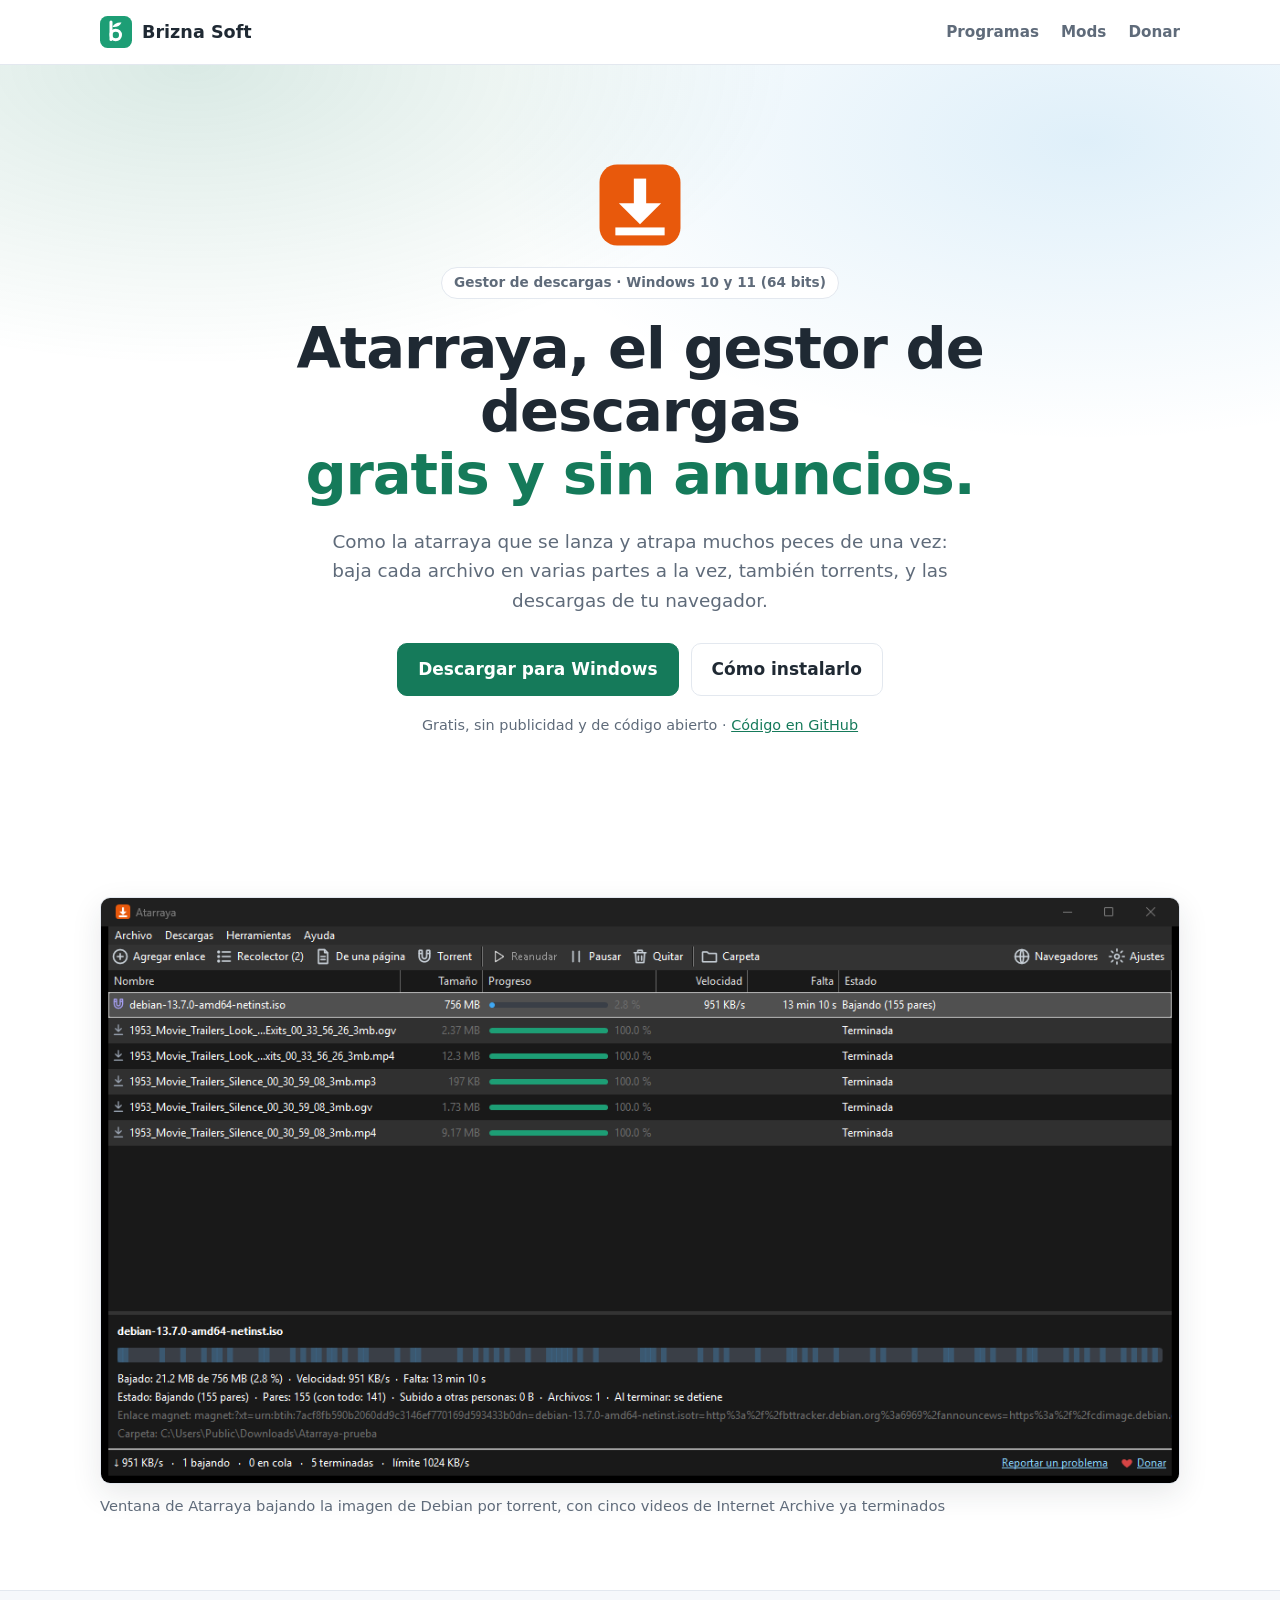
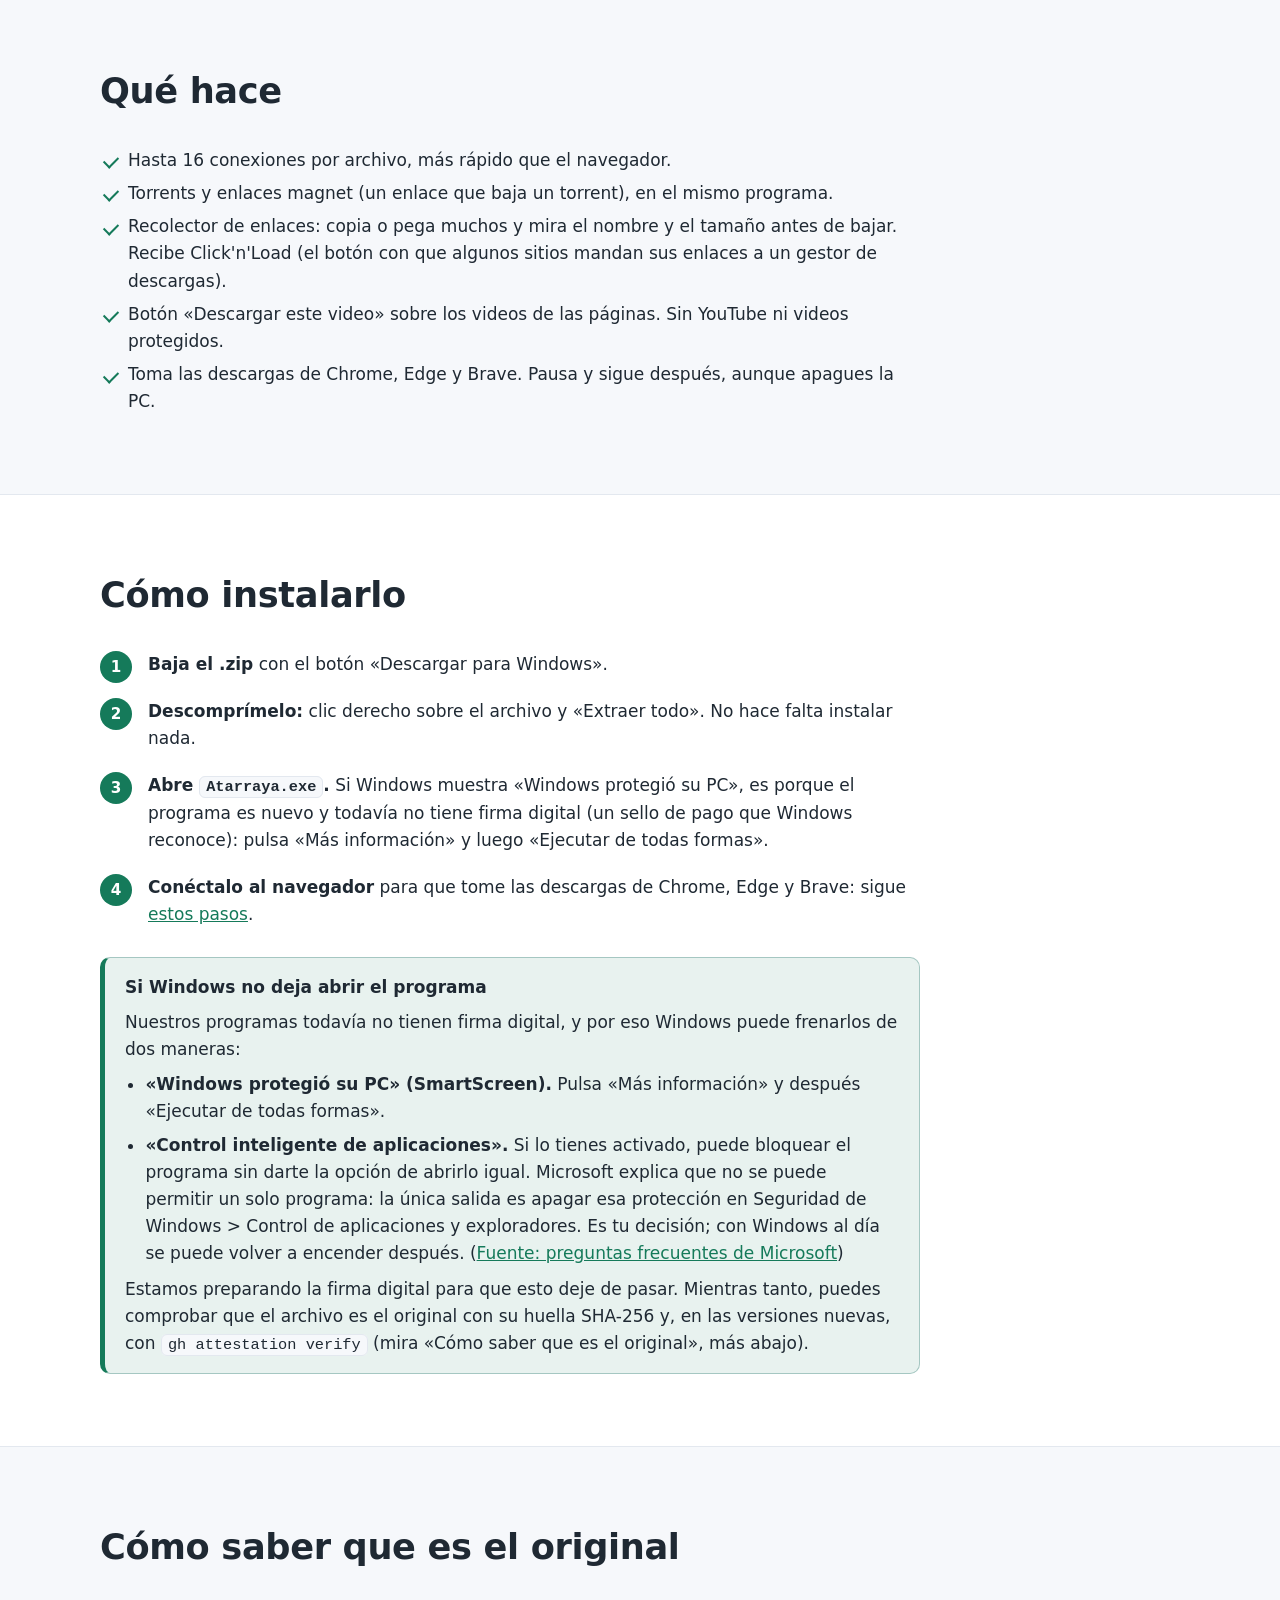
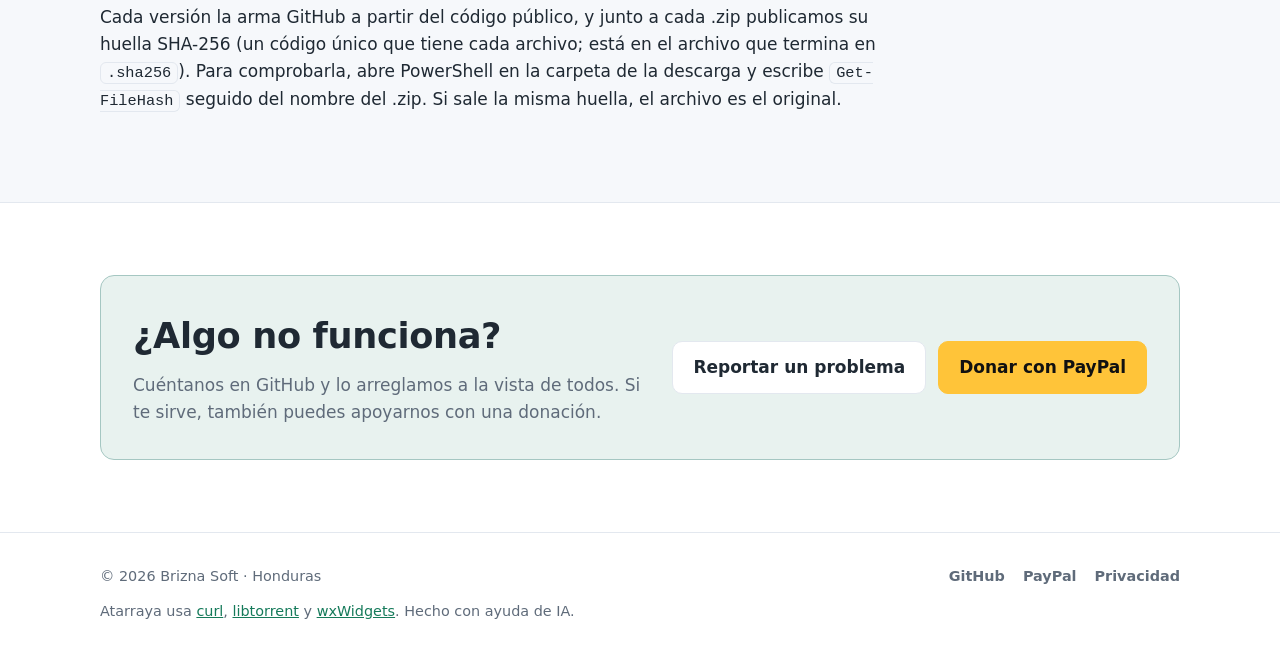
<file: programas/atarraya/index.html>
<!doctype html>
<html lang="es">
<head>
  <meta charset="utf-8">
  <meta name="viewport" content="width=device-width, initial-scale=1">
  <meta http-equiv="Content-Security-Policy" content="default-src 'self'; script-src 'self'; style-src 'self'; img-src 'self' data:; connect-src https://api.github.com; object-src 'none'; base-uri 'self'; form-action 'none'">
  <meta name="referrer" content="strict-origin-when-cross-origin">
  <title>Atarraya: gestor de descargas gratis para Windows · Brizna Soft</title>
  <meta name="description" content="Atarraya es un gestor de descargas gratis para Windows: baja cada archivo en hasta 16 partes a la vez, también torrents y enlaces magnet, junta tus enlaces en un recolector, baja los videos de las páginas con un botón y toma las descargas de Chrome, Edge y Brave. Sin anuncios.">
  <meta name="theme-color" content="#1D9E75">
  <link rel="canonical" href="https://brizna-soft.github.io/programas/atarraya/">
  <link rel="icon" href="../../img/brizna-soft.svg" type="image/svg+xml">
  <link rel="stylesheet" href="../../estilos.css">

  <!-- Vista previa al compartir el enlace (WhatsApp, Telegram, Facebook...) -->
  <meta property="og:type" content="website">
  <meta property="og:site_name" content="Brizna Soft">
  <meta property="og:title" content="Atarraya: gestor de descargas gratis para Windows">
  <meta property="og:description" content="Atarraya es un gestor de descargas gratis para Windows: baja cada archivo en hasta 16 partes a la vez, también torrents y enlaces magnet, junta tus enlaces en un recolector, baja los videos de las páginas con un botón y toma las descargas de Chrome, Edge y Brave. Sin anuncios.">
  <meta property="og:url" content="https://brizna-soft.github.io/programas/atarraya/">
  <meta property="og:image" content="https://brizna-soft.github.io/img/atarraya-captura.png">
  <meta property="og:image:width" content="1180">
  <meta property="og:image:height" content="640">
  <meta property="og:locale" content="es_LA">
  <meta name="twitter:card" content="summary_large_image">
  <script type="application/ld+json">{"@context":"https://schema.org","@type":"SoftwareApplication","name":"Atarraya","description":"Atarraya es un gestor de descargas gratis para Windows: baja cada archivo en hasta 16 partes a la vez, también torrents y enlaces magnet, junta tus enlaces en un recolector, baja los videos de las páginas con un botón y toma las descargas de Chrome, Edge y Brave. Sin anuncios.","url":"https://brizna-soft.github.io/programas/atarraya/","image":"https://brizna-soft.github.io/img/atarraya-captura.png","screenshot":"https://brizna-soft.github.io/img/atarraya-captura.png","applicationCategory":"UtilitiesApplication","operatingSystem":"Windows 10, Windows 11","downloadUrl":"https://github.com/Brizna-Soft/atarraya/releases/latest","license":"https://opensource.org/licenses/MIT","isAccessibleForFree":true,"inLanguage":"es","offers":{"@type":"Offer","price":"0","priceCurrency":"USD"},"author":{"@type":"Organization","name":"Brizna Soft","url":"https://brizna-soft.github.io/"}}</script>
</head>
<body>
  <a class="saltar" href="#contenido">Ir al contenido</a>

  <header class="cabecera">
    <div class="contenedor cabecera-fila">
      <a class="marca" href="../../">
        <img src="../../img/brizna-soft.svg" alt="" width="32" height="32">
        <span>Brizna Soft</span>
      </a>
      <nav class="menu" aria-label="Secciones">
        <a href="../../#programas">Programas</a>
        <a href="../../#mods">Mods</a>
        <a href="../../#donar">Donar</a>
      </nav>
    </div>
  </header>

  <main id="contenido">
    <section class="portada" data-repo="Brizna-Soft/atarraya" data-zip="^Atarraya-\d+\.\d+\.\d+-x64\.zip$">
      <div class="contenedor">
        <img class="icono-programa" src="../../img/atarraya.svg" alt="" width="88" height="88">
        <p class="etiqueta" data-version data-tipo="Gestor de descargas">Gestor de descargas · Windows 10 y 11 (64 bits)</p>
        <h1>Atarraya, el gestor de descargas <span>gratis y sin anuncios.</span></h1>
        <p class="entrada">Como la atarraya que se lanza y atrapa muchos peces de una vez: baja cada archivo en varias partes a la vez, también torrents, y las descargas de tu navegador.</p>
        <div class="botones">
          <a class="boton principal" data-descargar href="https://github.com/Brizna-Soft/atarraya/releases/latest">Descargar para Windows</a>
          <a class="boton" href="#instalar">Cómo instalarlo</a>
        </div>
        <p class="nota">Gratis, sin publicidad y de código abierto · <a href="https://github.com/Brizna-Soft/atarraya">Código en GitHub</a></p>
      </div>
    </section>

    <section class="seccion">
      <div class="contenedor">
        <figure class="captura-programa">
          <img src="../../img/atarraya-captura.png" width="1180" height="640" alt="Ventana de Atarraya bajando la imagen de Debian por torrent, con cinco videos de Internet Archive ya terminados">
          <figcaption>Ventana de Atarraya bajando la imagen de Debian por torrent, con cinco videos de Internet Archive ya terminados</figcaption>
        </figure>
      </div>
    </section>

    <section id="que-hace" class="seccion alterna">
      <div class="contenedor estrecho">
        <h2>Qué hace</h2>
        <ul class="lista">
          <li>Hasta 16 conexiones por archivo, más rápido que el navegador.</li>
          <li>Torrents y enlaces magnet (un enlace que baja un torrent), en el mismo programa.</li>
          <li>Recolector de enlaces: copia o pega muchos y mira el nombre y el tamaño antes de bajar. Recibe Click'n'Load (el botón con que algunos sitios mandan sus enlaces a un gestor de descargas).</li>
          <li>Botón «Descargar este video» sobre los videos de las páginas. Sin YouTube ni videos protegidos.</li>
          <li>Toma las descargas de Chrome, Edge y Brave. Pausa y sigue después, aunque apagues la PC.</li>
        </ul>
      </div>
    </section>

    <section id="instalar" class="seccion">
      <div class="contenedor estrecho">
        <h2>Cómo instalarlo</h2>
        <ol class="pasos">
          <li><strong>Baja el .zip</strong> con el botón «Descargar para Windows».</li>
          <li><strong>Descomprímelo:</strong> clic derecho sobre el archivo y «Extraer todo». No hace falta instalar nada.</li>
          <li><strong>Abre <code>Atarraya.exe</code>.</strong> Si Windows muestra «Windows protegió su PC», es porque el programa es nuevo y todavía no tiene firma digital (un sello de pago que Windows reconoce): pulsa «Más información» y luego «Ejecutar de todas formas».</li>
          <li><strong>Conéctalo al navegador</strong> para que tome las descargas de Chrome, Edge y Brave: sigue <a href="https://github.com/Brizna-Soft/atarraya#conectar-con-el-navegador">estos pasos</a>.</li>
        </ol>

        <div class="bloqueo" id="bloqueo">
          <p><strong>Si Windows no deja abrir el programa</strong></p>
          <p>Nuestros programas todavía no tienen firma digital, y por eso Windows puede frenarlos de dos maneras:</p>
          <ul>
            <li><strong>«Windows protegió su PC» (SmartScreen).</strong> Pulsa «Más información» y después «Ejecutar de todas formas».</li>
            <li><strong>«Control inteligente de aplicaciones».</strong> Si lo tienes activado, puede bloquear el programa sin darte la opción de abrirlo igual. Microsoft explica que no se puede permitir un solo programa: la única salida es apagar esa protección en Seguridad de Windows &gt; Control de aplicaciones y exploradores. Es tu decisión; con Windows al día se puede volver a encender después. (<a href="https://support.microsoft.com/es-es/topic/smart-app-control-frequently-asked-questions-285ea03d-fa88-4d56-882e-6698afdb7003">Fuente: preguntas frecuentes de Microsoft</a>)</li>
          </ul>
          <p>Estamos preparando la firma digital para que esto deje de pasar. Mientras tanto, puedes comprobar que el archivo es el original con su huella SHA-256 y, en las versiones nuevas, con <code>gh attestation verify</code> (mira «Cómo saber que es el original», más abajo).</p>
        </div>
      </div>
    </section>

    <section id="original" class="seccion alterna">
      <div class="contenedor estrecho">
        <h2>Cómo saber que es el original</h2>
        <p>Cada versión la arma GitHub a partir del código público, y junto a cada .zip publicamos su huella SHA-256 (un código único que tiene cada archivo; está en el archivo que termina en <code>.sha256</code>). Para comprobarla, abre PowerShell en la carpeta de la descarga y escribe <code>Get-FileHash</code> seguido del nombre del .zip. Si sale la misma huella, el archivo es el original.</p>
      </div>
    </section>

    <section class="seccion">
      <div class="contenedor donar">
        <div>
          <h2>¿Algo no funciona?</h2>
          <p>Cuéntanos en GitHub y lo arreglamos a la vista de todos. Si te sirve, también puedes apoyarnos con una donación.</p>
        </div>
        <div class="botones">
          <a class="boton" href="https://github.com/Brizna-Soft/atarraya/issues/new/choose">Reportar un problema</a>
          <a class="boton paypal" href="https://paypal.me/BriznaSoft">Donar con PayPal</a>
        </div>
      </div>
    </section>
  </main>

  <footer class="pie">
    <div class="contenedor pie-fila">
      <p>© 2026 Brizna Soft · Honduras</p>
      <nav class="redes" aria-label="Enlaces">
        <a href="https://github.com/Brizna-Soft">GitHub</a>
        <a href="https://paypal.me/BriznaSoft">PayPal</a>
        <a href="../../privacidad.html">Privacidad</a>
      </nav>
    </div>
    <div class="contenedor">
      <p class="creditos">Atarraya usa <a href="https://curl.se">curl</a>, <a href="https://libtorrent.org">libtorrent</a> y <a href="https://www.wxwidgets.org">wxWidgets</a>. Hecho con ayuda de IA.</p>
    </div>
  </footer>

  <script src="../../app.js" defer></script>
</body>
</html>
</file>
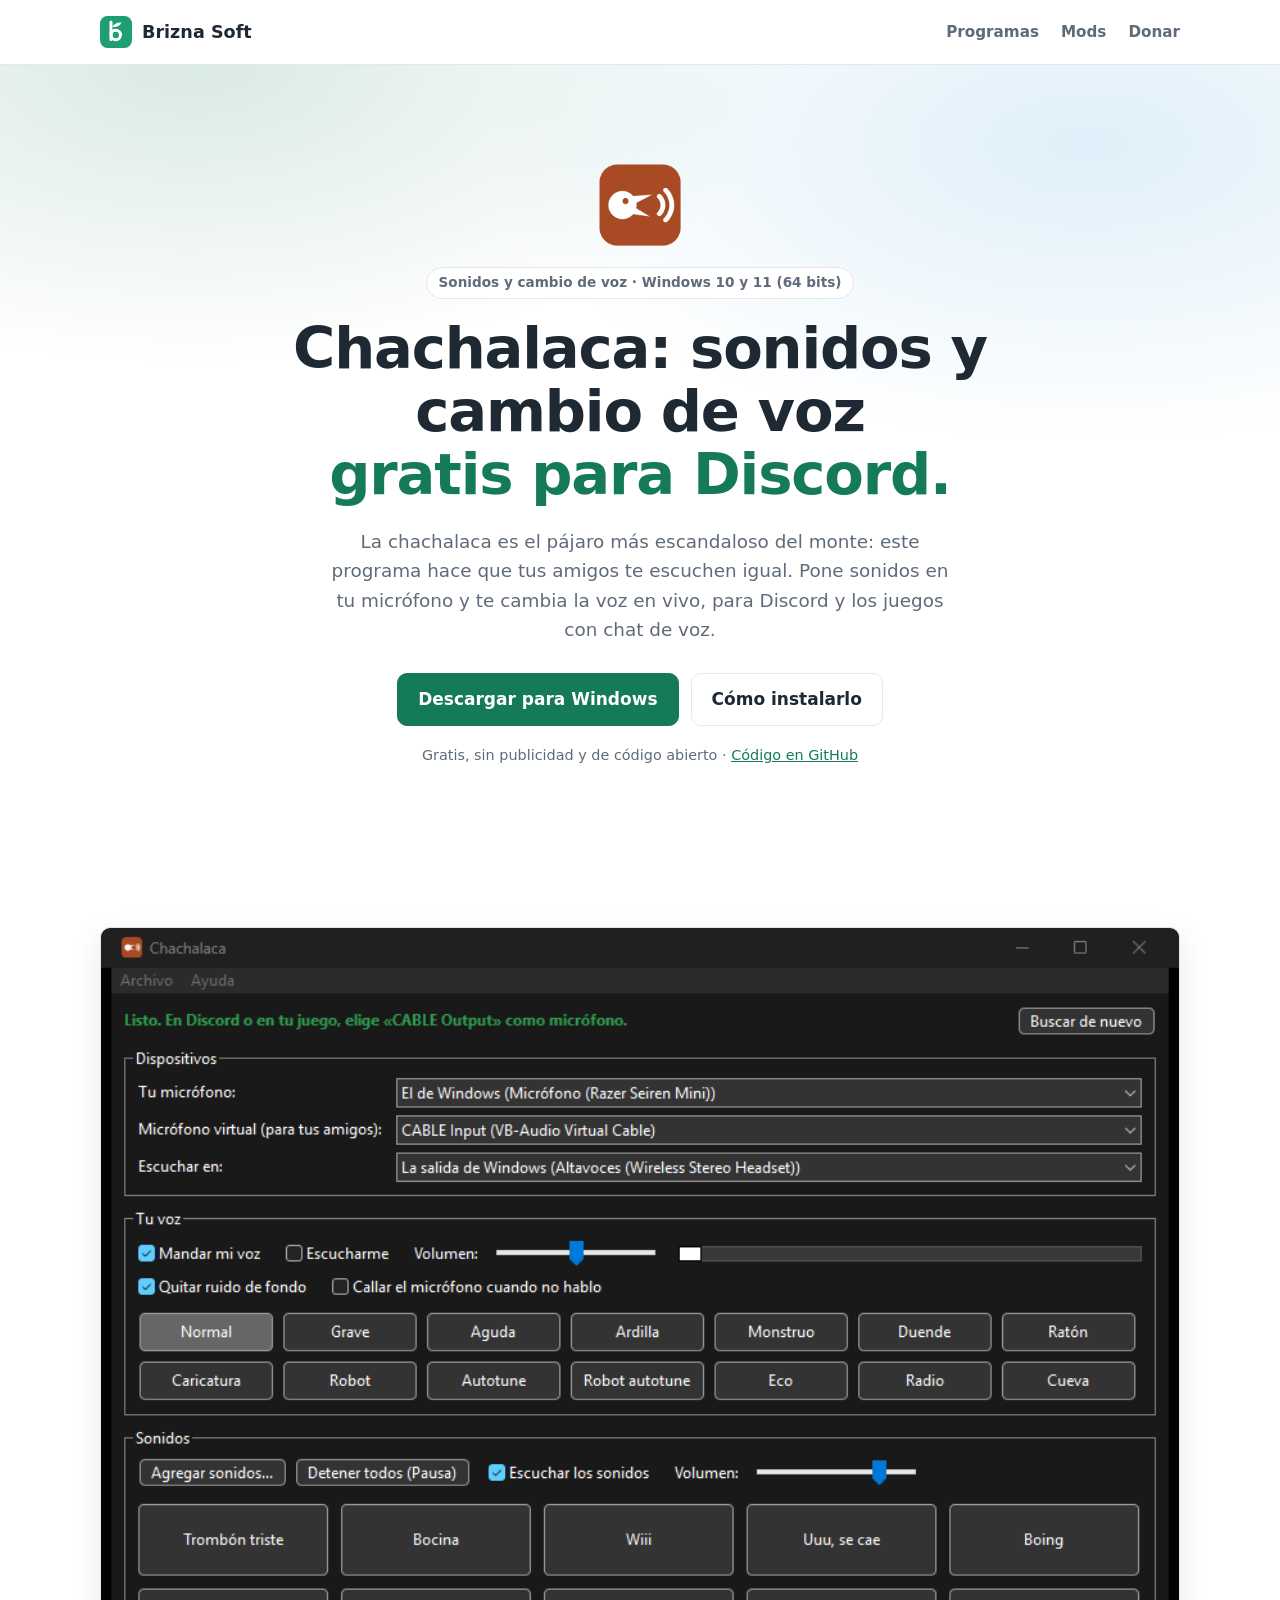
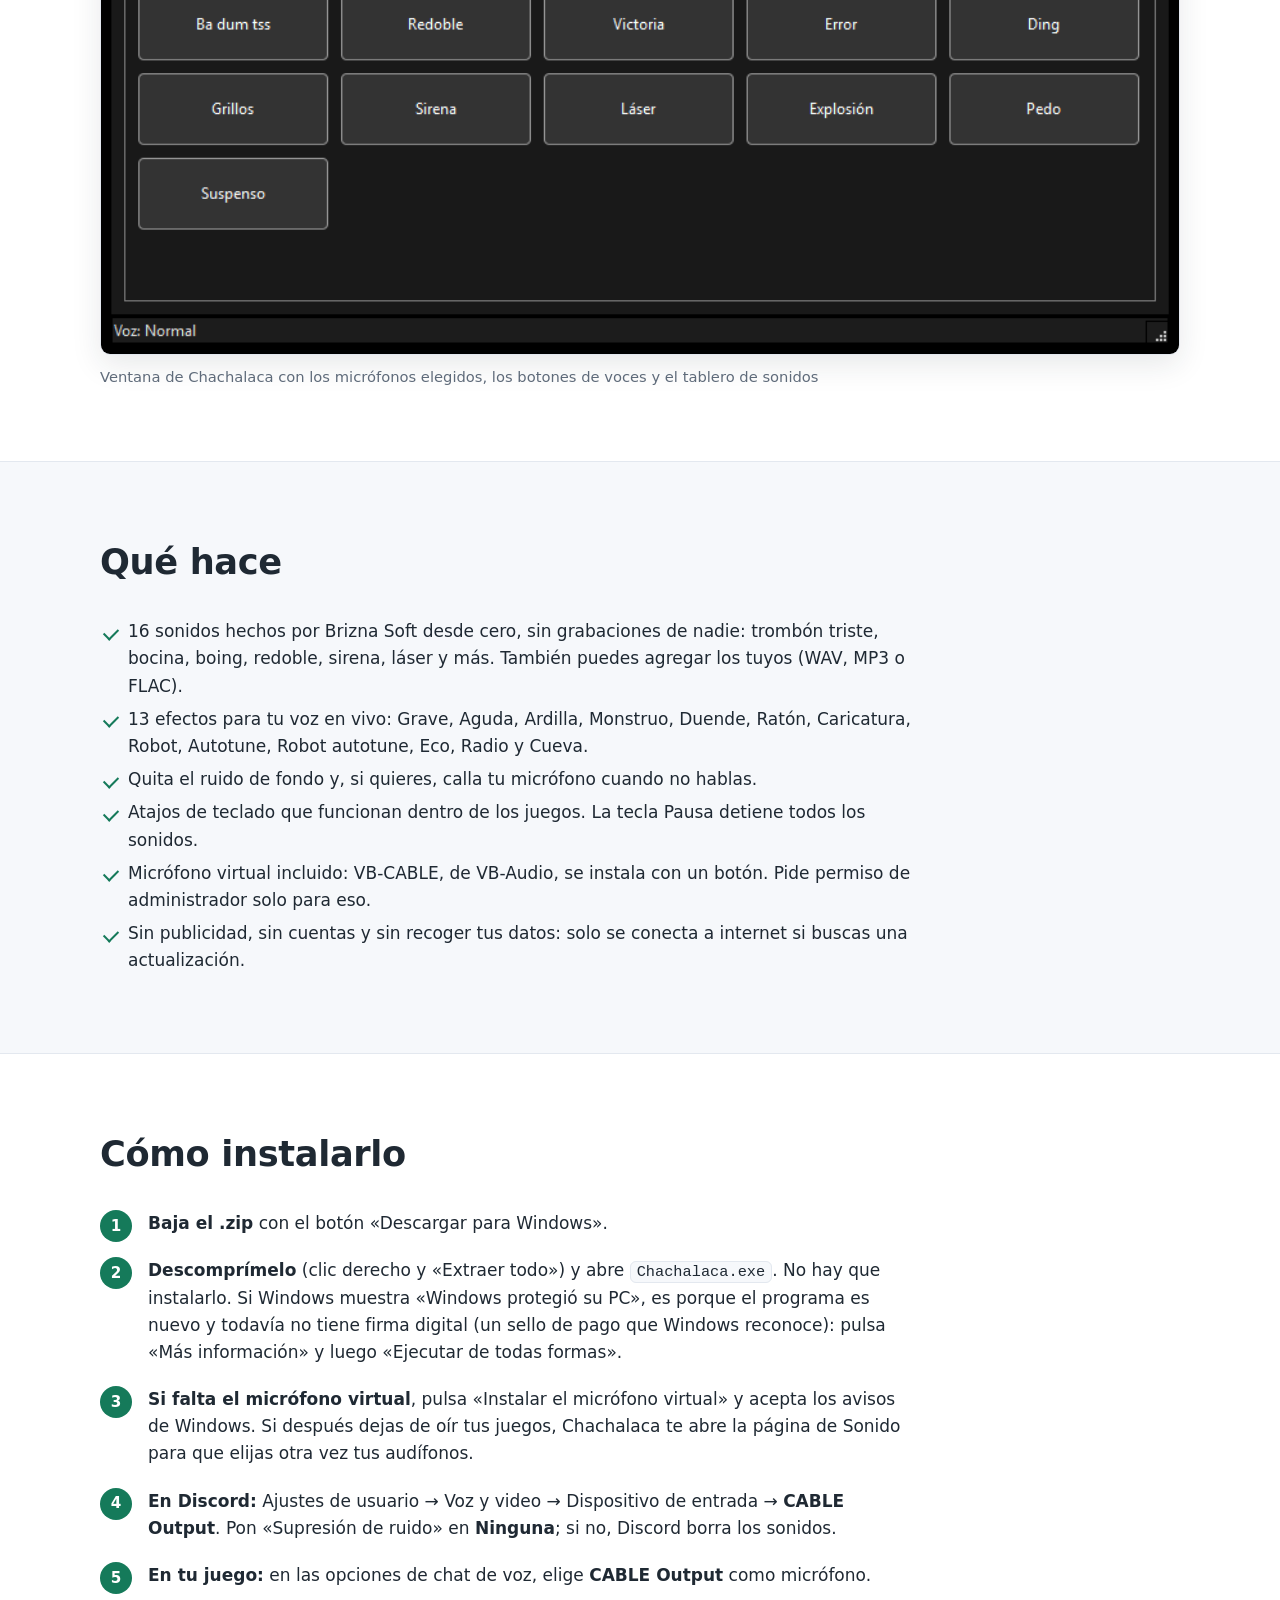
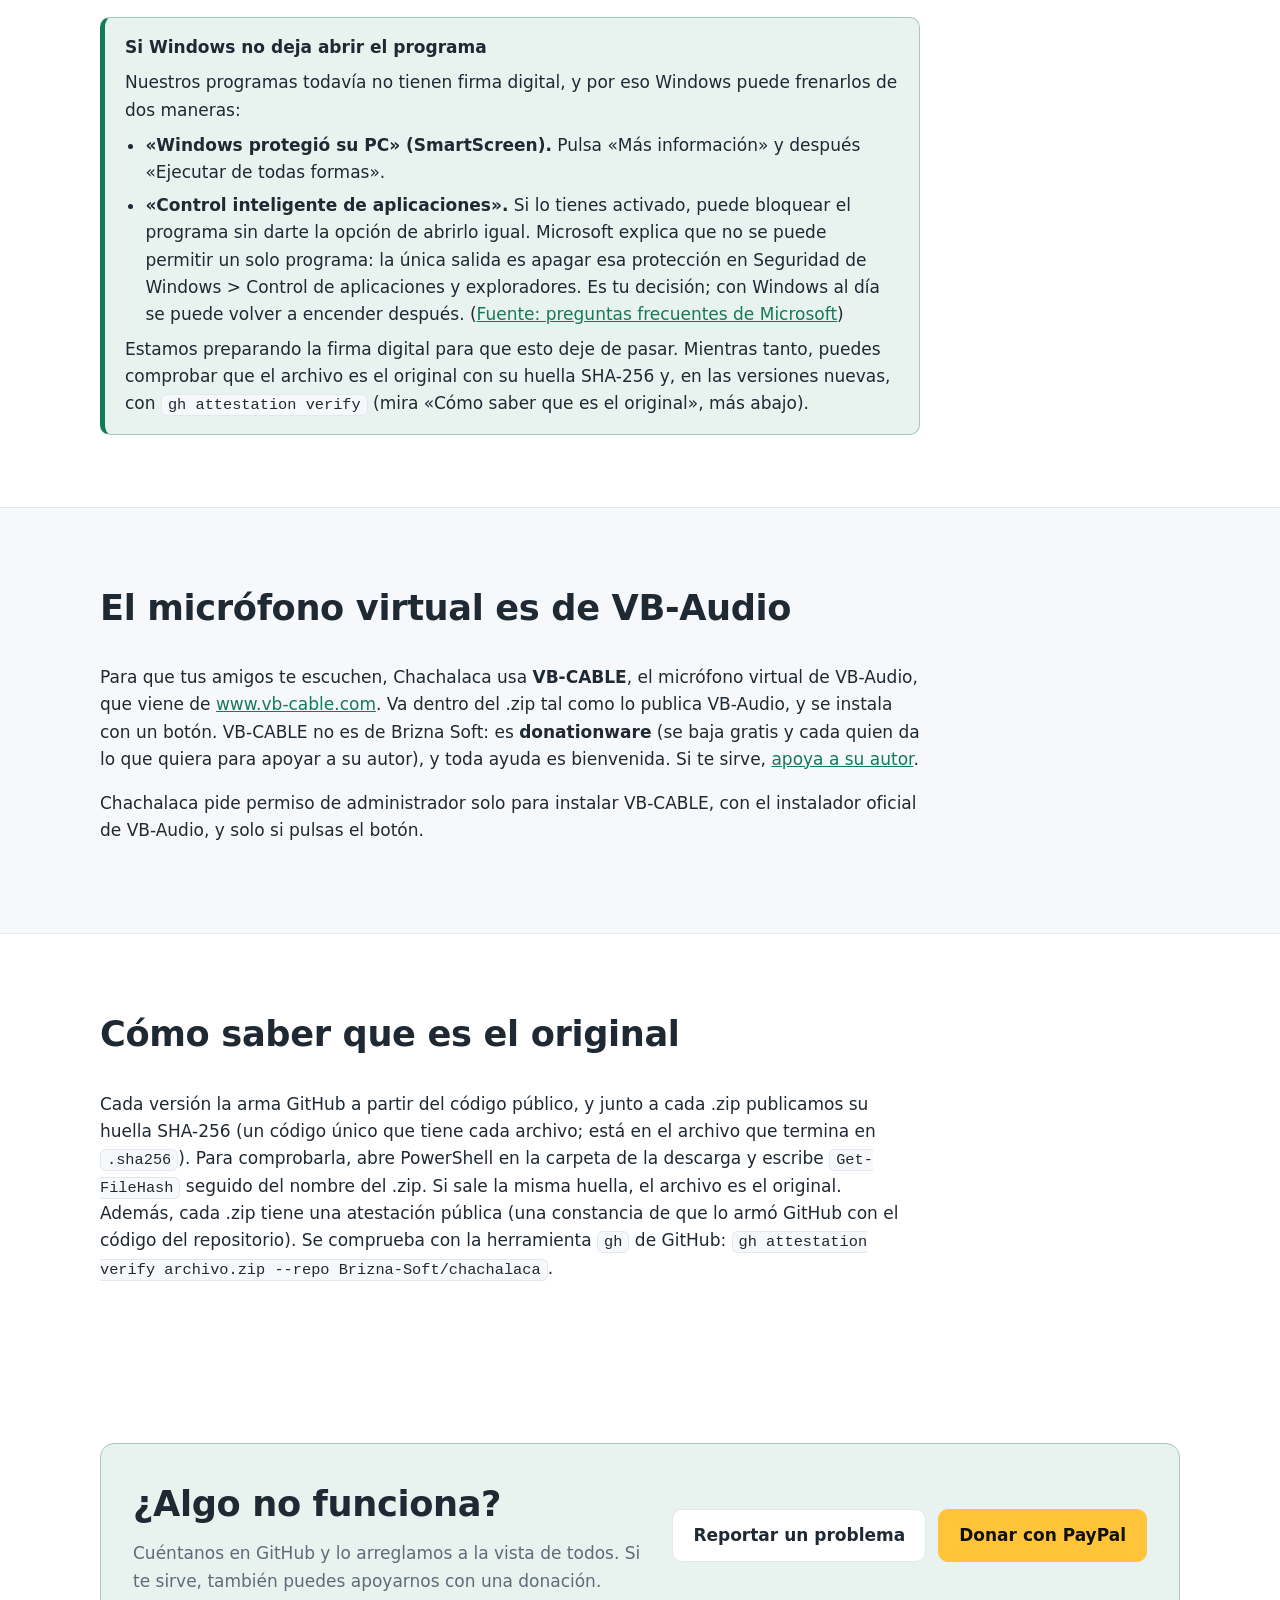
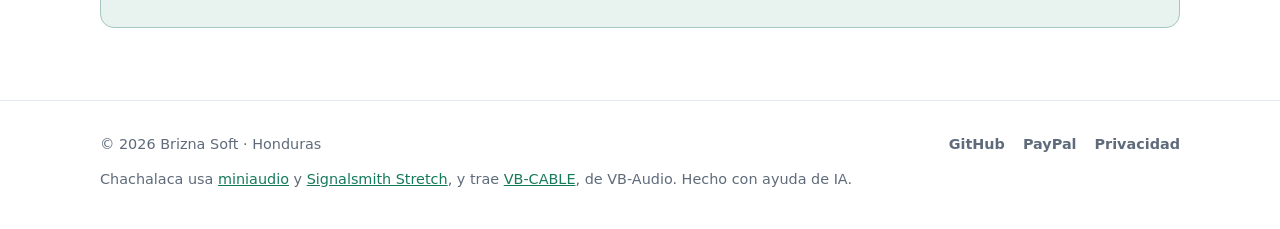
<file: programas/chachalaca/index.html>
<!doctype html>
<html lang="es">
<head>
  <meta charset="utf-8">
  <meta name="viewport" content="width=device-width, initial-scale=1">
  <meta http-equiv="Content-Security-Policy" content="default-src 'self'; script-src 'self'; style-src 'self'; img-src 'self' data:; connect-src https://api.github.com; object-src 'none'; base-uri 'self'; form-action 'none'">
  <meta name="referrer" content="strict-origin-when-cross-origin">
  <title>Chachalaca: sonidos y cambio de voz gratis para Discord · Brizna Soft</title>
  <meta name="description" content="Chachalaca pone sonidos en tu micrófono y te cambia la voz en vivo, para Discord y los juegos con chat de voz. Gratis, sin publicidad y sin cuentas, para Windows 10 y 11.">
  <meta name="theme-color" content="#1D9E75">
  <link rel="canonical" href="https://brizna-soft.github.io/programas/chachalaca/">
  <link rel="icon" href="../../img/brizna-soft.svg" type="image/svg+xml">
  <link rel="stylesheet" href="../../estilos.css">

  <!-- Vista previa al compartir el enlace (WhatsApp, Telegram, Facebook...) -->
  <meta property="og:type" content="website">
  <meta property="og:site_name" content="Brizna Soft">
  <meta property="og:title" content="Chachalaca: sonidos y cambio de voz gratis para Discord y juegos">
  <meta property="og:description" content="Chachalaca pone sonidos en tu micrófono y te cambia la voz en vivo, para Discord y los juegos con chat de voz. Gratis, sin publicidad y sin cuentas, para Windows 10 y 11.">
  <meta property="og:url" content="https://brizna-soft.github.io/programas/chachalaca/">
  <meta property="og:image" content="https://brizna-soft.github.io/img/chachalaca-captura.png">
  <meta property="og:image:width" content="840">
  <meta property="og:image:height" content="800">
  <meta property="og:locale" content="es_LA">
  <meta name="twitter:card" content="summary_large_image">
  <script type="application/ld+json">{"@context":"https://schema.org","@type":"SoftwareApplication","name":"Chachalaca","description":"Chachalaca pone sonidos en tu micrófono y te cambia la voz en vivo, para Discord y los juegos con chat de voz. Gratis, sin publicidad y sin cuentas, para Windows 10 y 11.","url":"https://brizna-soft.github.io/programas/chachalaca/","image":"https://brizna-soft.github.io/img/chachalaca-captura.png","screenshot":"https://brizna-soft.github.io/img/chachalaca-captura.png","applicationCategory":"MultimediaApplication","operatingSystem":"Windows 10, Windows 11","downloadUrl":"https://github.com/Brizna-Soft/chachalaca/releases/latest","license":"https://opensource.org/licenses/MIT","isAccessibleForFree":true,"inLanguage":"es","offers":{"@type":"Offer","price":"0","priceCurrency":"USD"},"author":{"@type":"Organization","name":"Brizna Soft","url":"https://brizna-soft.github.io/"}}</script>
</head>
<body>
  <a class="saltar" href="#contenido">Ir al contenido</a>

  <header class="cabecera">
    <div class="contenedor cabecera-fila">
      <a class="marca" href="../../">
        <img src="../../img/brizna-soft.svg" alt="" width="32" height="32">
        <span>Brizna Soft</span>
      </a>
      <nav class="menu" aria-label="Secciones">
        <a href="../../#programas">Programas</a>
        <a href="../../#mods">Mods</a>
        <a href="../../#donar">Donar</a>
      </nav>
    </div>
  </header>

  <main id="contenido">
    <section class="portada" data-repo="Brizna-Soft/chachalaca" data-zip="^Chachalaca-\d+\.\d+\.\d+-x64\.zip$">
      <div class="contenedor">
        <img class="icono-programa" src="../../img/chachalaca.png" alt="" width="88" height="88">
        <p class="etiqueta" data-version data-tipo="Sonidos y cambio de voz">Sonidos y cambio de voz · Windows 10 y 11 (64 bits)</p>
        <h1>Chachalaca: sonidos y cambio de voz <span>gratis para Discord.</span></h1>
        <p class="entrada">La chachalaca es el pájaro más escandaloso del monte: este programa hace que tus amigos te escuchen igual. Pone sonidos en tu micrófono y te cambia la voz en vivo, para Discord y los juegos con chat de voz.</p>
        <div class="botones">
          <a class="boton principal" data-descargar href="https://github.com/Brizna-Soft/chachalaca/releases/latest">Descargar para Windows</a>
          <a class="boton" href="#instalar">Cómo instalarlo</a>
        </div>
        <p class="nota">Gratis, sin publicidad y de código abierto · <a href="https://github.com/Brizna-Soft/chachalaca">Código en GitHub</a></p>
      </div>
    </section>

    <section class="seccion">
      <div class="contenedor">
        <figure class="captura-programa">
          <img src="../../img/chachalaca-captura.png" width="840" height="800" alt="Ventana de Chachalaca con los micrófonos elegidos, los botones de voces y el tablero de sonidos">
          <figcaption>Ventana de Chachalaca con los micrófonos elegidos, los botones de voces y el tablero de sonidos</figcaption>
        </figure>
      </div>
    </section>

    <section id="que-hace" class="seccion alterna">
      <div class="contenedor estrecho">
        <h2>Qué hace</h2>
        <ul class="lista">
          <li>16 sonidos hechos por Brizna Soft desde cero, sin grabaciones de nadie: trombón triste, bocina, boing, redoble, sirena, láser y más. También puedes agregar los tuyos (WAV, MP3 o FLAC).</li>
          <li>13 efectos para tu voz en vivo: Grave, Aguda, Ardilla, Monstruo, Duende, Ratón, Caricatura, Robot, Autotune, Robot autotune, Eco, Radio y Cueva.</li>
          <li>Quita el ruido de fondo y, si quieres, calla tu micrófono cuando no hablas.</li>
          <li>Atajos de teclado que funcionan dentro de los juegos. La tecla Pausa detiene todos los sonidos.</li>
          <li>Micrófono virtual incluido: VB-CABLE, de VB-Audio, se instala con un botón. Pide permiso de administrador solo para eso.</li>
          <li>Sin publicidad, sin cuentas y sin recoger tus datos: solo se conecta a internet si buscas una actualización.</li>
        </ul>
      </div>
    </section>

    <section id="instalar" class="seccion">
      <div class="contenedor estrecho">
        <h2>Cómo instalarlo</h2>
        <ol class="pasos">
          <li><strong>Baja el .zip</strong> con el botón «Descargar para Windows».</li>
          <li><strong>Descomprímelo</strong> (clic derecho y «Extraer todo») y abre <code>Chachalaca.exe</code>. No hay que instalarlo. Si Windows muestra «Windows protegió su PC», es porque el programa es nuevo y todavía no tiene firma digital (un sello de pago que Windows reconoce): pulsa «Más información» y luego «Ejecutar de todas formas».</li>
          <li><strong>Si falta el micrófono virtual</strong>, pulsa «Instalar el micrófono virtual» y acepta los avisos de Windows. Si después dejas de oír tus juegos, Chachalaca te abre la página de Sonido para que elijas otra vez tus audífonos.</li>
          <li><strong>En Discord:</strong> Ajustes de usuario → Voz y video → Dispositivo de entrada → <strong>CABLE Output</strong>. Pon «Supresión de ruido» en <strong>Ninguna</strong>; si no, Discord borra los sonidos.</li>
          <li><strong>En tu juego:</strong> en las opciones de chat de voz, elige <strong>CABLE Output</strong> como micrófono.</li>
        </ol>

        <div class="bloqueo" id="bloqueo">
          <p><strong>Si Windows no deja abrir el programa</strong></p>
          <p>Nuestros programas todavía no tienen firma digital, y por eso Windows puede frenarlos de dos maneras:</p>
          <ul>
            <li><strong>«Windows protegió su PC» (SmartScreen).</strong> Pulsa «Más información» y después «Ejecutar de todas formas».</li>
            <li><strong>«Control inteligente de aplicaciones».</strong> Si lo tienes activado, puede bloquear el programa sin darte la opción de abrirlo igual. Microsoft explica que no se puede permitir un solo programa: la única salida es apagar esa protección en Seguridad de Windows &gt; Control de aplicaciones y exploradores. Es tu decisión; con Windows al día se puede volver a encender después. (<a href="https://support.microsoft.com/es-es/topic/smart-app-control-frequently-asked-questions-285ea03d-fa88-4d56-882e-6698afdb7003">Fuente: preguntas frecuentes de Microsoft</a>)</li>
          </ul>
          <p>Estamos preparando la firma digital para que esto deje de pasar. Mientras tanto, puedes comprobar que el archivo es el original con su huella SHA-256 y, en las versiones nuevas, con <code>gh attestation verify</code> (mira «Cómo saber que es el original», más abajo).</p>
        </div>
      </div>
    </section>

    <section id="microfono-virtual" class="seccion alterna">
      <div class="contenedor estrecho">
        <h2>El micrófono virtual es de VB-Audio</h2>
        <p>Para que tus amigos te escuchen, Chachalaca usa <strong>VB-CABLE</strong>, el micrófono virtual de VB-Audio, que viene de <a href="https://vb-cable.com">www.vb-cable.com</a>. Va dentro del .zip tal como lo publica VB-Audio, y se instala con un botón. VB-CABLE no es de Brizna Soft: es <strong>donationware</strong> (se baja gratis y cada quien da lo que quiera para apoyar a su autor), y toda ayuda es bienvenida. Si te sirve, <a href="https://vb-audio.com/Cable/">apoya a su autor</a>.</p><p>Chachalaca pide permiso de administrador solo para instalar VB-CABLE, con el instalador oficial de VB-Audio, y solo si pulsas el botón.</p>
      </div>
    </section>

    <section id="original" class="seccion">
      <div class="contenedor estrecho">
        <h2>Cómo saber que es el original</h2>
        <p>Cada versión la arma GitHub a partir del código público, y junto a cada .zip publicamos su huella SHA-256 (un código único que tiene cada archivo; está en el archivo que termina en <code>.sha256</code>). Para comprobarla, abre PowerShell en la carpeta de la descarga y escribe <code>Get-FileHash</code> seguido del nombre del .zip. Si sale la misma huella, el archivo es el original. Además, cada .zip tiene una atestación pública (una constancia de que lo armó GitHub con el código del repositorio). Se comprueba con la herramienta <code>gh</code> de GitHub: <code>gh attestation verify archivo.zip --repo Brizna-Soft/chachalaca</code>.</p>
      </div>
    </section>

    <section class="seccion">
      <div class="contenedor donar">
        <div>
          <h2>¿Algo no funciona?</h2>
          <p>Cuéntanos en GitHub y lo arreglamos a la vista de todos. Si te sirve, también puedes apoyarnos con una donación.</p>
        </div>
        <div class="botones">
          <a class="boton" href="https://github.com/Brizna-Soft/chachalaca/issues/new/choose">Reportar un problema</a>
          <a class="boton paypal" href="https://paypal.me/BriznaSoft">Donar con PayPal</a>
        </div>
      </div>
    </section>
  </main>

  <footer class="pie">
    <div class="contenedor pie-fila">
      <p>© 2026 Brizna Soft · Honduras</p>
      <nav class="redes" aria-label="Enlaces">
        <a href="https://github.com/Brizna-Soft">GitHub</a>
        <a href="https://paypal.me/BriznaSoft">PayPal</a>
        <a href="../../privacidad.html">Privacidad</a>
      </nav>
    </div>
    <div class="contenedor">
      <p class="creditos">Chachalaca usa <a href="https://github.com/mackron/miniaudio">miniaudio</a> y <a href="https://github.com/Signalsmith-Audio/signalsmith-stretch">Signalsmith Stretch</a>, y trae <a href="https://vb-audio.com/Cable/">VB-CABLE</a>, de VB-Audio. Hecho con ayuda de IA.</p>
    </div>
  </footer>

  <script src="../../app.js" defer></script>
</body>
</html>
</file>
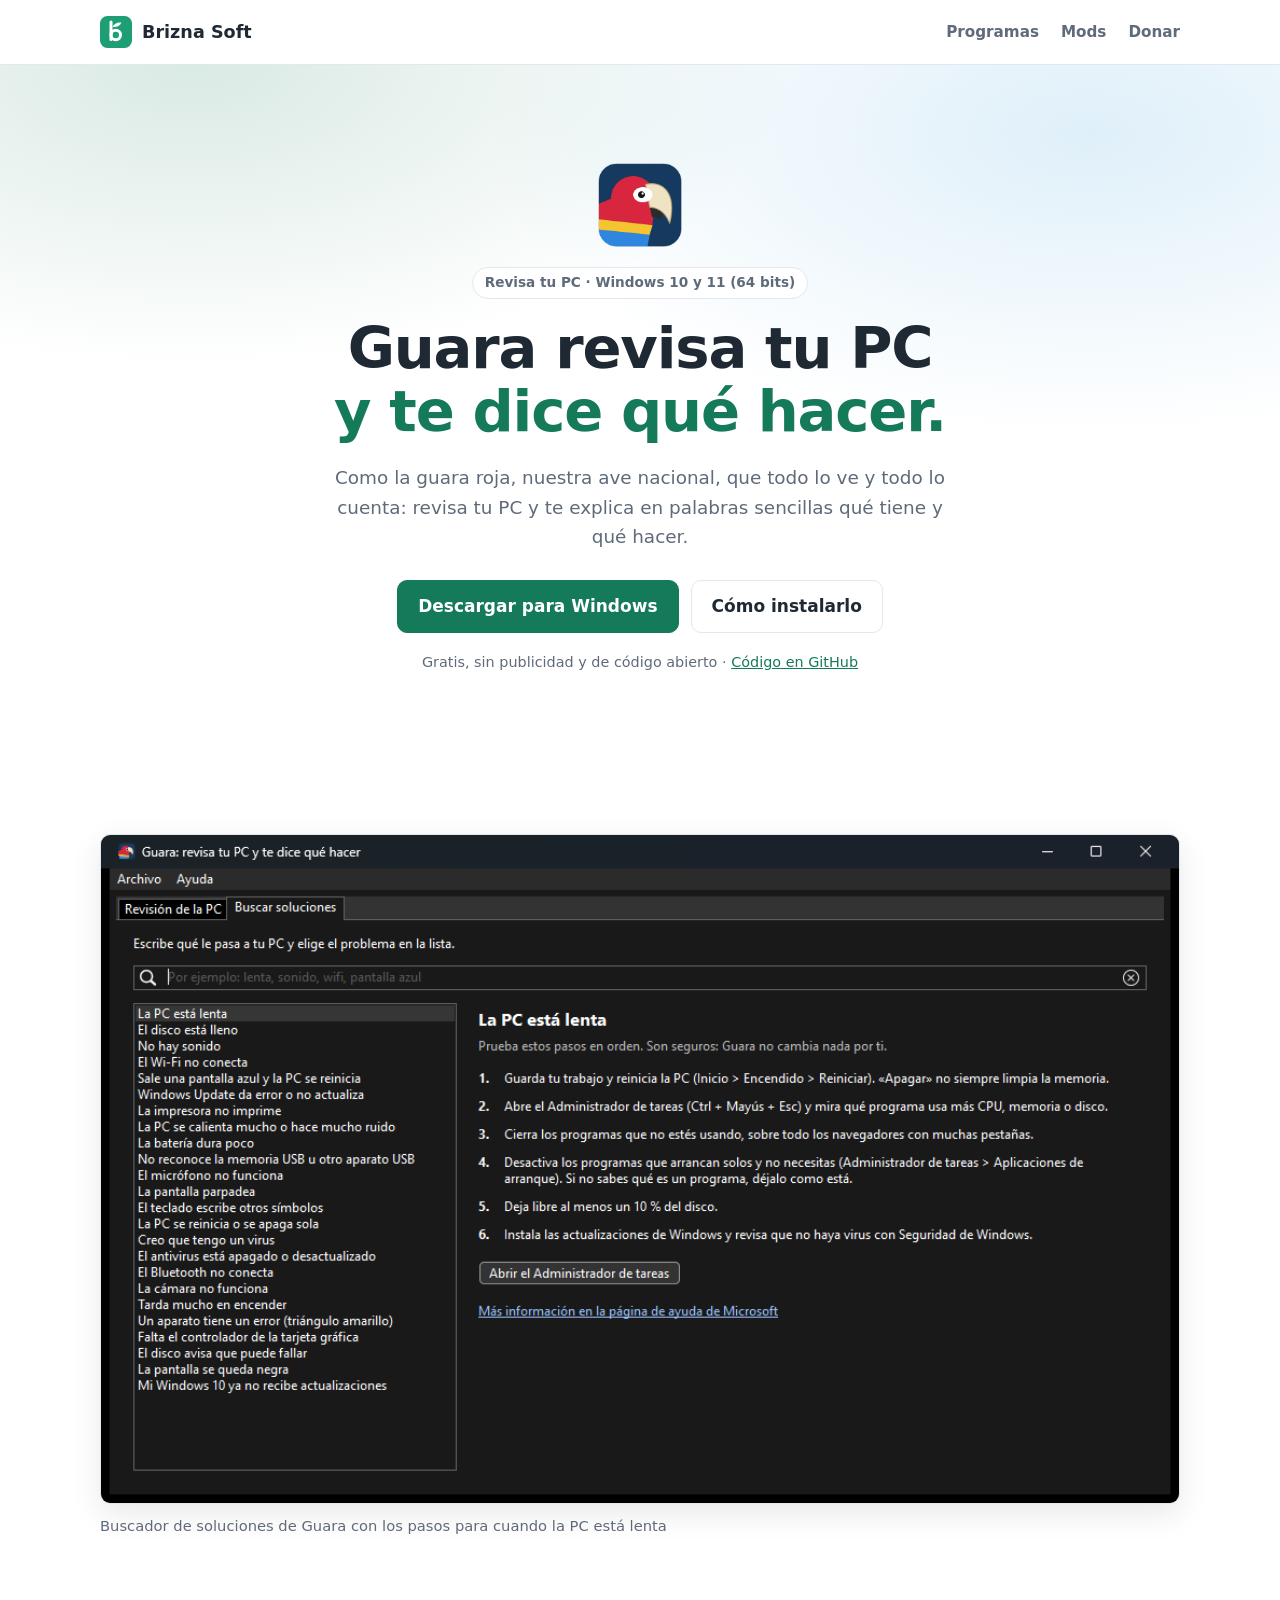
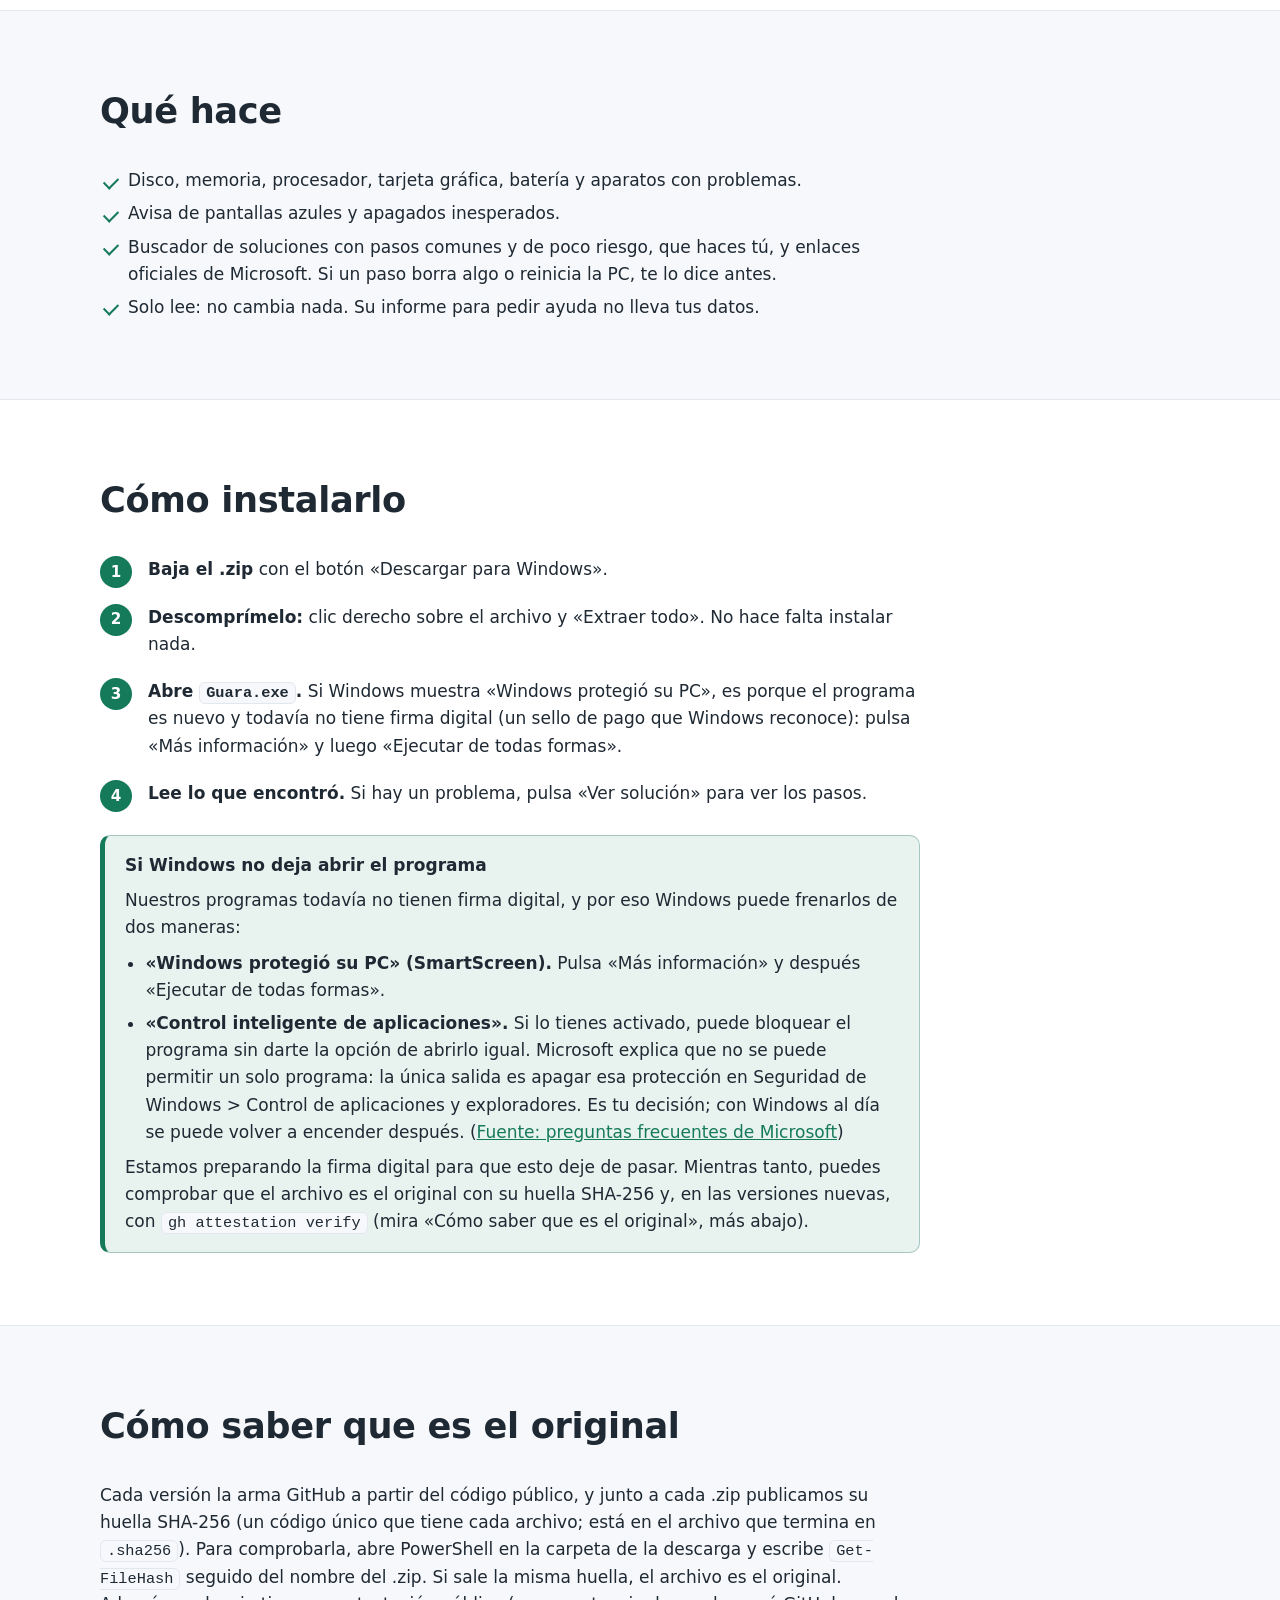
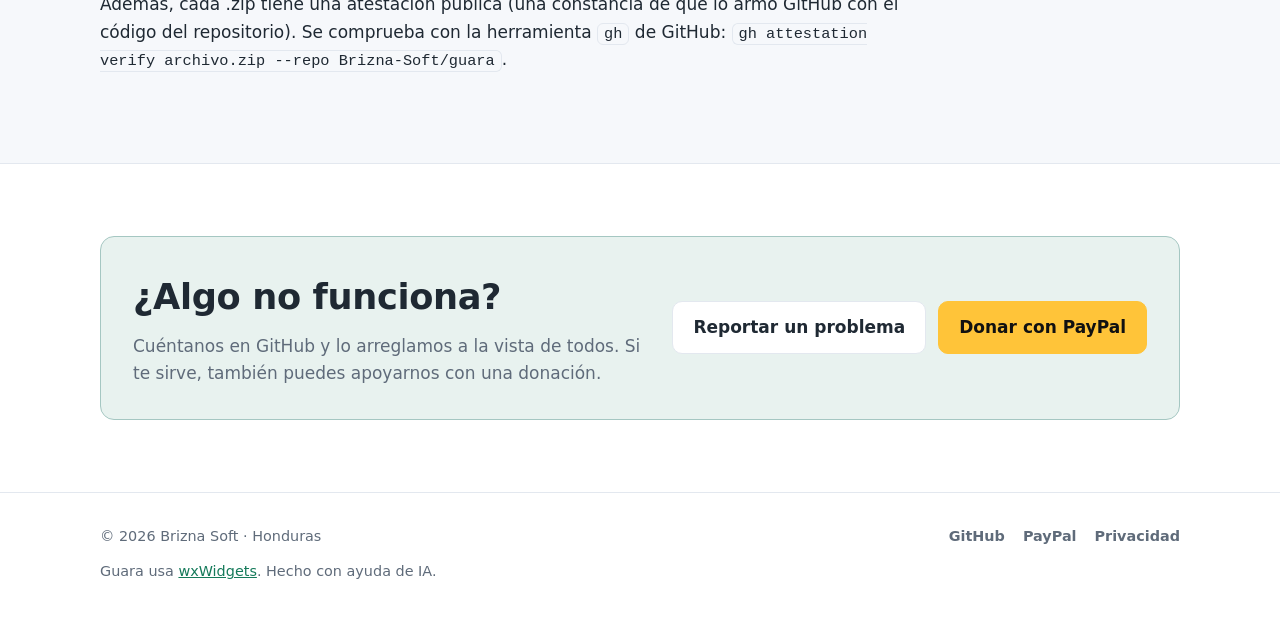
<file: programas/guara/index.html>
<!doctype html>
<html lang="es">
<head>
  <meta charset="utf-8">
  <meta name="viewport" content="width=device-width, initial-scale=1">
  <meta http-equiv="Content-Security-Policy" content="default-src 'self'; script-src 'self'; style-src 'self'; img-src 'self' data:; connect-src https://api.github.com; object-src 'none'; base-uri 'self'; form-action 'none'">
  <meta name="referrer" content="strict-origin-when-cross-origin">
  <title>Guara: revisa tu PC gratis y en español · Brizna Soft</title>
  <meta name="description" content="Guara revisa tu PC (disco, memoria, procesador, tarjeta gráfica, batería y pantallas azules) y te explica en palabras sencillas qué hacer. Gratis y solo lee: no cambia nada.">
  <meta name="theme-color" content="#1D9E75">
  <link rel="canonical" href="https://brizna-soft.github.io/programas/guara/">
  <link rel="icon" href="../../img/brizna-soft.svg" type="image/svg+xml">
  <link rel="stylesheet" href="../../estilos.css">

  <!-- Vista previa al compartir el enlace (WhatsApp, Telegram, Facebook...) -->
  <meta property="og:type" content="website">
  <meta property="og:site_name" content="Brizna Soft">
  <meta property="og:title" content="Guara: revisa tu PC y te dice qué hacer">
  <meta property="og:description" content="Guara revisa tu PC (disco, memoria, procesador, tarjeta gráfica, batería y pantallas azules) y te explica en palabras sencillas qué hacer. Gratis y solo lee: no cambia nada.">
  <meta property="og:url" content="https://brizna-soft.github.io/programas/guara/">
  <meta property="og:image" content="https://brizna-soft.github.io/img/guara-captura.png">
  <meta property="og:image:width" content="1000">
  <meta property="og:image:height" content="620">
  <meta property="og:locale" content="es_LA">
  <meta name="twitter:card" content="summary_large_image">
  <script type="application/ld+json">{"@context":"https://schema.org","@type":"SoftwareApplication","name":"Guara","description":"Guara revisa tu PC (disco, memoria, procesador, tarjeta gráfica, batería y pantallas azules) y te explica en palabras sencillas qué hacer. Gratis y solo lee: no cambia nada.","url":"https://brizna-soft.github.io/programas/guara/","image":"https://brizna-soft.github.io/img/guara-captura.png","screenshot":"https://brizna-soft.github.io/img/guara-captura.png","applicationCategory":"UtilitiesApplication","operatingSystem":"Windows 10, Windows 11","downloadUrl":"https://github.com/Brizna-Soft/guara/releases/latest","license":"https://opensource.org/licenses/MIT","isAccessibleForFree":true,"inLanguage":"es","offers":{"@type":"Offer","price":"0","priceCurrency":"USD"},"author":{"@type":"Organization","name":"Brizna Soft","url":"https://brizna-soft.github.io/"}}</script>
</head>
<body>
  <a class="saltar" href="#contenido">Ir al contenido</a>

  <header class="cabecera">
    <div class="contenedor cabecera-fila">
      <a class="marca" href="../../">
        <img src="../../img/brizna-soft.svg" alt="" width="32" height="32">
        <span>Brizna Soft</span>
      </a>
      <nav class="menu" aria-label="Secciones">
        <a href="../../#programas">Programas</a>
        <a href="../../#mods">Mods</a>
        <a href="../../#donar">Donar</a>
      </nav>
    </div>
  </header>

  <main id="contenido">
    <section class="portada" data-repo="Brizna-Soft/guara" data-zip="^Guara-\d+\.\d+\.\d+-x64\.zip$">
      <div class="contenedor">
        <img class="icono-programa" src="../../img/guara.png" alt="" width="88" height="88">
        <p class="etiqueta" data-version data-tipo="Revisa tu PC">Revisa tu PC · Windows 10 y 11 (64 bits)</p>
        <h1>Guara revisa tu PC <span>y te dice qué hacer.</span></h1>
        <p class="entrada">Como la guara roja, nuestra ave nacional, que todo lo ve y todo lo cuenta: revisa tu PC y te explica en palabras sencillas qué tiene y qué hacer.</p>
        <div class="botones">
          <a class="boton principal" data-descargar href="https://github.com/Brizna-Soft/guara/releases/latest">Descargar para Windows</a>
          <a class="boton" href="#instalar">Cómo instalarlo</a>
        </div>
        <p class="nota">Gratis, sin publicidad y de código abierto · <a href="https://github.com/Brizna-Soft/guara">Código en GitHub</a></p>
      </div>
    </section>

    <section class="seccion">
      <div class="contenedor">
        <figure class="captura-programa">
          <img src="../../img/guara-captura.png" width="1000" height="620" alt="Buscador de soluciones de Guara con los pasos para cuando la PC está lenta">
          <figcaption>Buscador de soluciones de Guara con los pasos para cuando la PC está lenta</figcaption>
        </figure>
      </div>
    </section>

    <section id="que-hace" class="seccion alterna">
      <div class="contenedor estrecho">
        <h2>Qué hace</h2>
        <ul class="lista">
          <li>Disco, memoria, procesador, tarjeta gráfica, batería y aparatos con problemas.</li>
          <li>Avisa de pantallas azules y apagados inesperados.</li>
          <li>Buscador de soluciones con pasos comunes y de poco riesgo, que haces tú, y enlaces oficiales de Microsoft. Si un paso borra algo o reinicia la PC, te lo dice antes.</li>
          <li>Solo lee: no cambia nada. Su informe para pedir ayuda no lleva tus datos.</li>
        </ul>
      </div>
    </section>

    <section id="instalar" class="seccion">
      <div class="contenedor estrecho">
        <h2>Cómo instalarlo</h2>
        <ol class="pasos">
          <li><strong>Baja el .zip</strong> con el botón «Descargar para Windows».</li>
          <li><strong>Descomprímelo:</strong> clic derecho sobre el archivo y «Extraer todo». No hace falta instalar nada.</li>
          <li><strong>Abre <code>Guara.exe</code>.</strong> Si Windows muestra «Windows protegió su PC», es porque el programa es nuevo y todavía no tiene firma digital (un sello de pago que Windows reconoce): pulsa «Más información» y luego «Ejecutar de todas formas».</li>
          <li><strong>Lee lo que encontró.</strong> Si hay un problema, pulsa «Ver solución» para ver los pasos.</li>
        </ol>

        <div class="bloqueo" id="bloqueo">
          <p><strong>Si Windows no deja abrir el programa</strong></p>
          <p>Nuestros programas todavía no tienen firma digital, y por eso Windows puede frenarlos de dos maneras:</p>
          <ul>
            <li><strong>«Windows protegió su PC» (SmartScreen).</strong> Pulsa «Más información» y después «Ejecutar de todas formas».</li>
            <li><strong>«Control inteligente de aplicaciones».</strong> Si lo tienes activado, puede bloquear el programa sin darte la opción de abrirlo igual. Microsoft explica que no se puede permitir un solo programa: la única salida es apagar esa protección en Seguridad de Windows &gt; Control de aplicaciones y exploradores. Es tu decisión; con Windows al día se puede volver a encender después. (<a href="https://support.microsoft.com/es-es/topic/smart-app-control-frequently-asked-questions-285ea03d-fa88-4d56-882e-6698afdb7003">Fuente: preguntas frecuentes de Microsoft</a>)</li>
          </ul>
          <p>Estamos preparando la firma digital para que esto deje de pasar. Mientras tanto, puedes comprobar que el archivo es el original con su huella SHA-256 y, en las versiones nuevas, con <code>gh attestation verify</code> (mira «Cómo saber que es el original», más abajo).</p>
        </div>
      </div>
    </section>

    <section id="original" class="seccion alterna">
      <div class="contenedor estrecho">
        <h2>Cómo saber que es el original</h2>
        <p>Cada versión la arma GitHub a partir del código público, y junto a cada .zip publicamos su huella SHA-256 (un código único que tiene cada archivo; está en el archivo que termina en <code>.sha256</code>). Para comprobarla, abre PowerShell en la carpeta de la descarga y escribe <code>Get-FileHash</code> seguido del nombre del .zip. Si sale la misma huella, el archivo es el original. Además, cada .zip tiene una atestación pública (una constancia de que lo armó GitHub con el código del repositorio). Se comprueba con la herramienta <code>gh</code> de GitHub: <code>gh attestation verify archivo.zip --repo Brizna-Soft/guara</code>.</p>
      </div>
    </section>

    <section class="seccion">
      <div class="contenedor donar">
        <div>
          <h2>¿Algo no funciona?</h2>
          <p>Cuéntanos en GitHub y lo arreglamos a la vista de todos. Si te sirve, también puedes apoyarnos con una donación.</p>
        </div>
        <div class="botones">
          <a class="boton" href="https://github.com/Brizna-Soft/guara/issues/new/choose">Reportar un problema</a>
          <a class="boton paypal" href="https://paypal.me/BriznaSoft">Donar con PayPal</a>
        </div>
      </div>
    </section>
  </main>

  <footer class="pie">
    <div class="contenedor pie-fila">
      <p>© 2026 Brizna Soft · Honduras</p>
      <nav class="redes" aria-label="Enlaces">
        <a href="https://github.com/Brizna-Soft">GitHub</a>
        <a href="https://paypal.me/BriznaSoft">PayPal</a>
        <a href="../../privacidad.html">Privacidad</a>
      </nav>
    </div>
    <div class="contenedor">
      <p class="creditos">Guara usa <a href="https://www.wxwidgets.org">wxWidgets</a>. Hecho con ayuda de IA.</p>
    </div>
  </footer>

  <script src="../../app.js" defer></script>
</body>
</html>
</file>
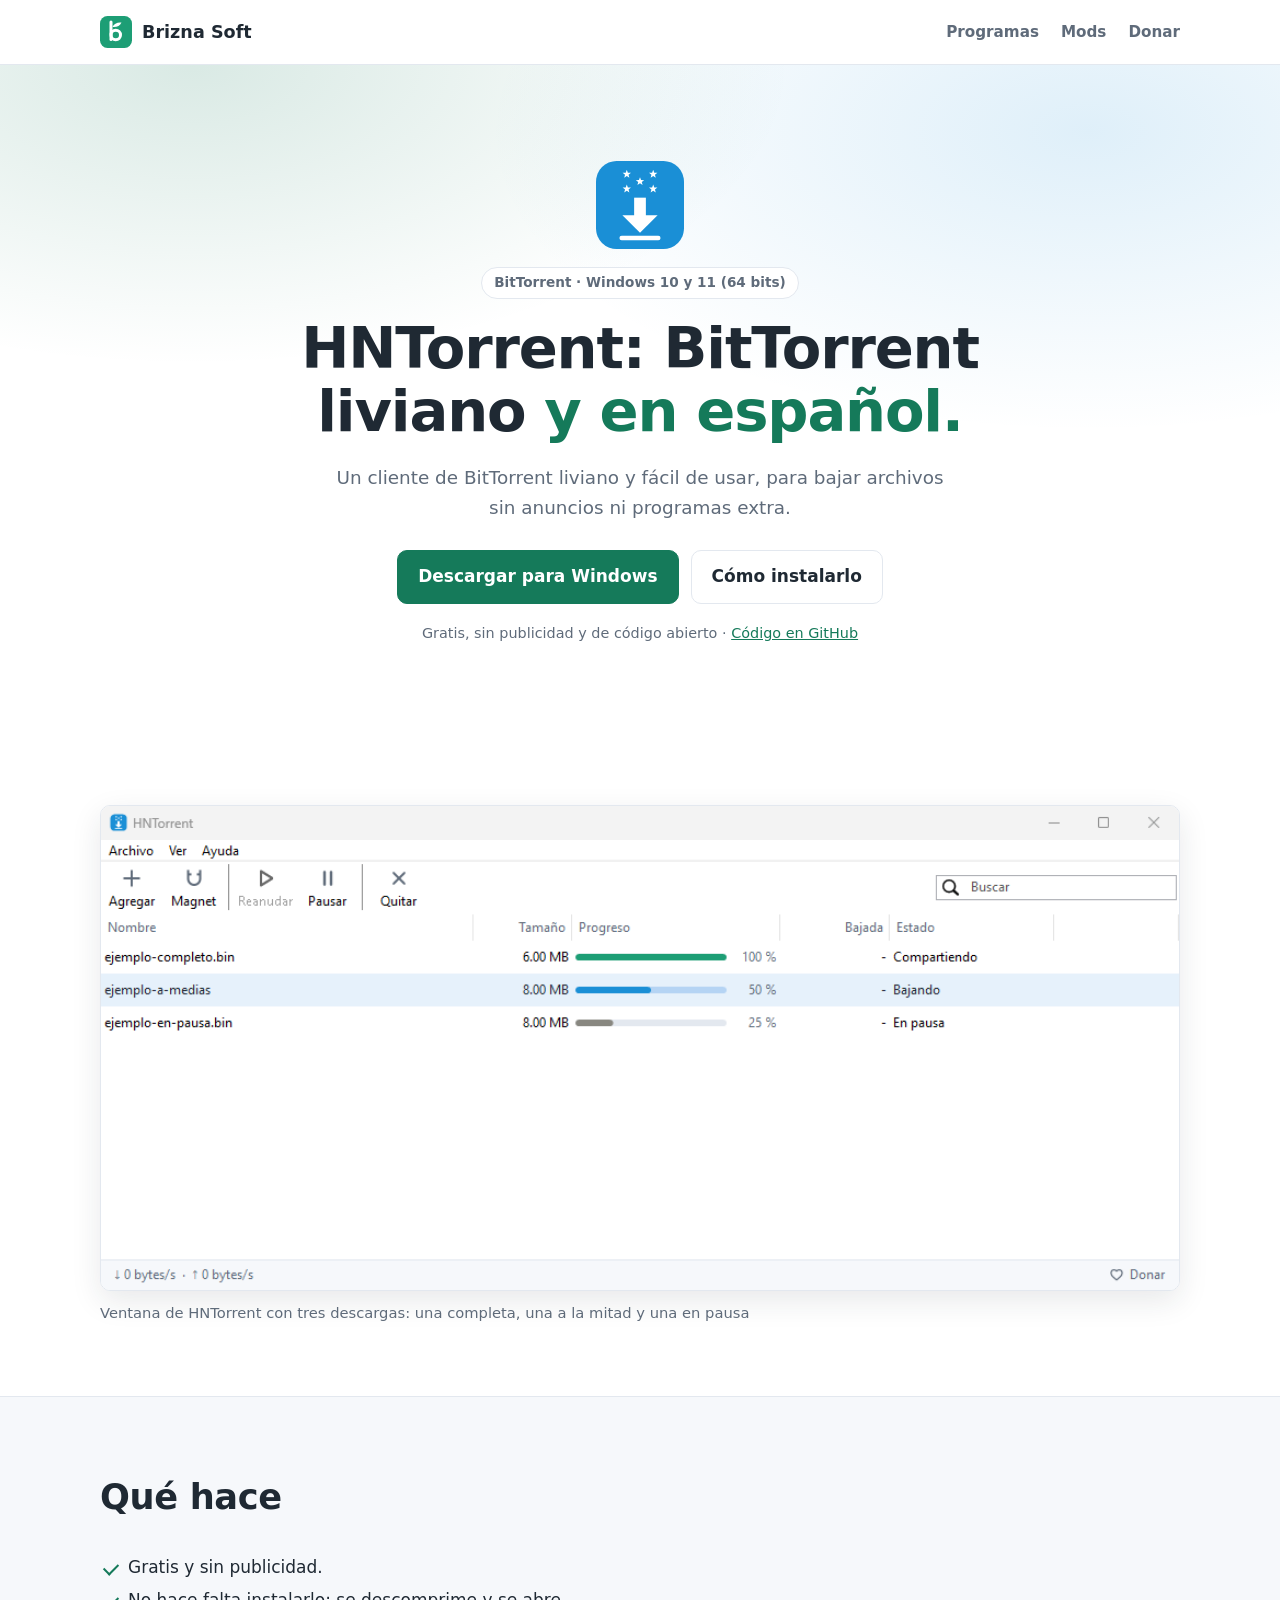
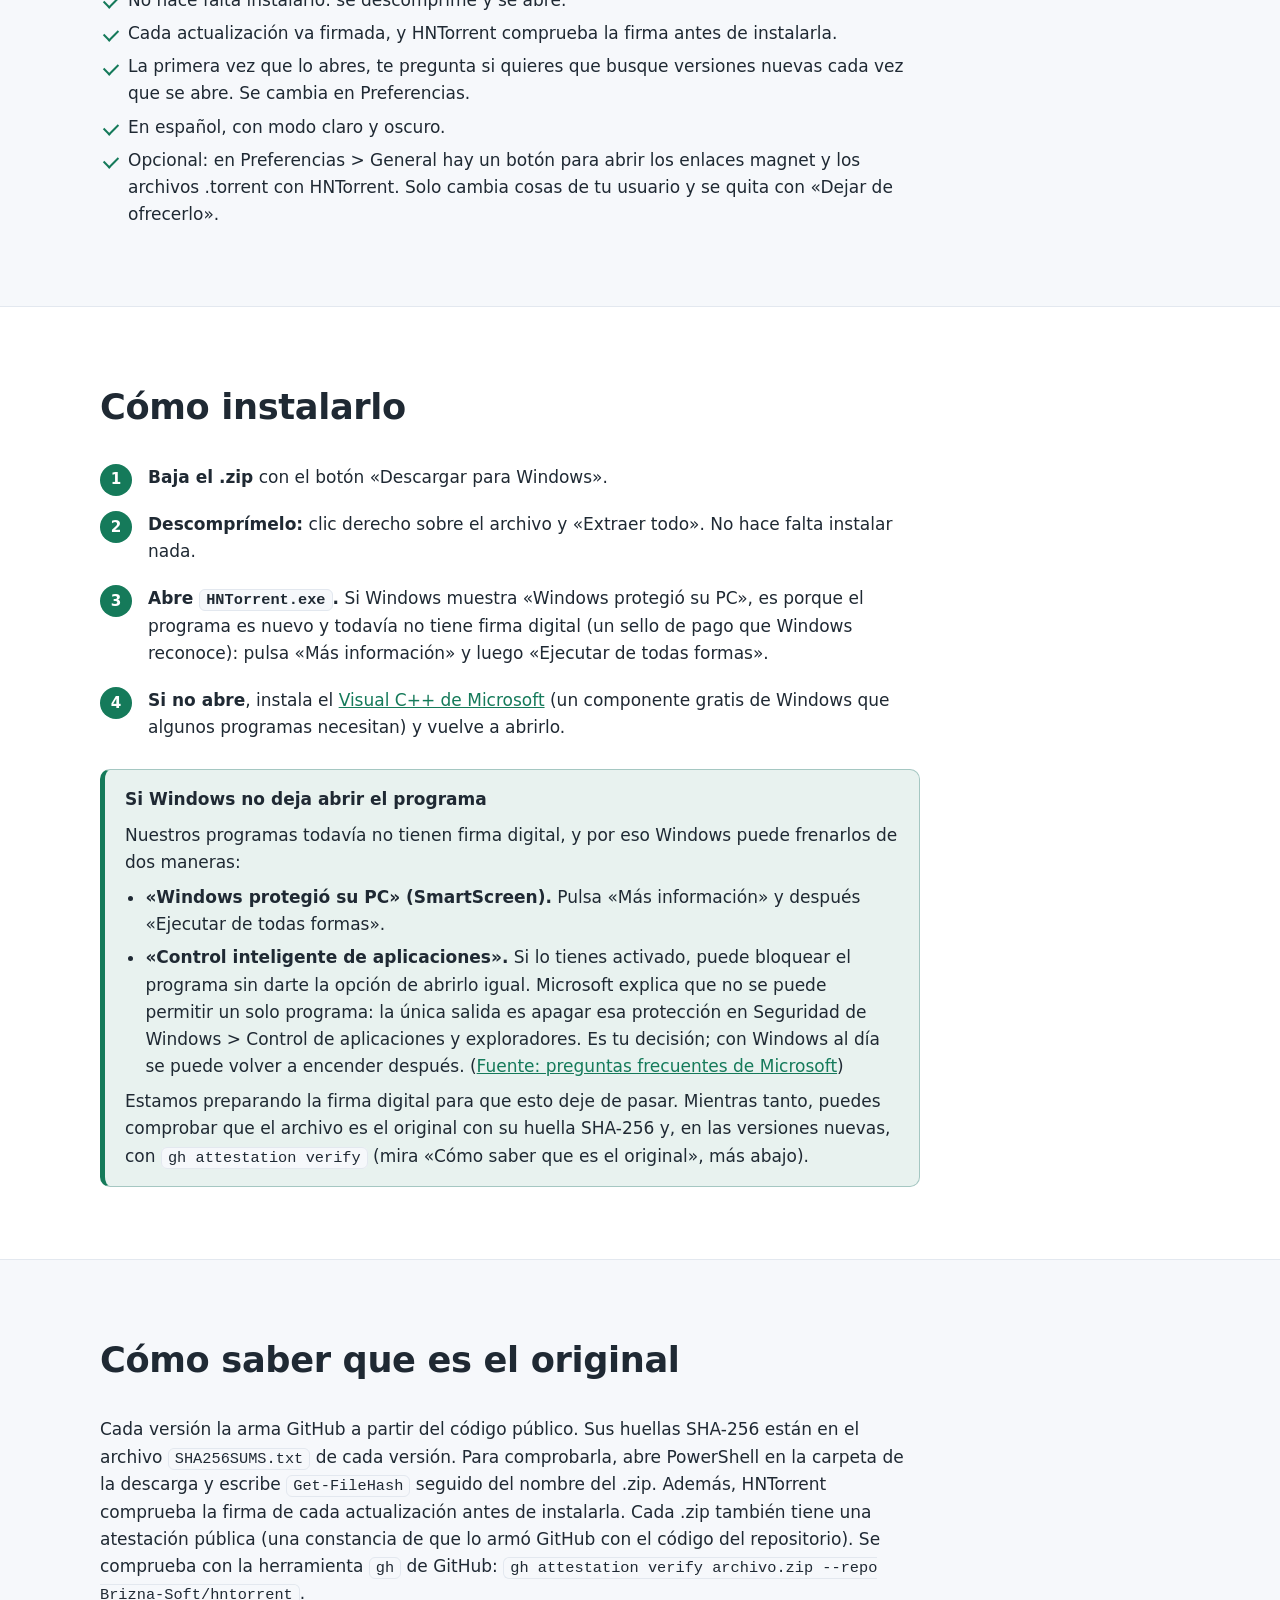
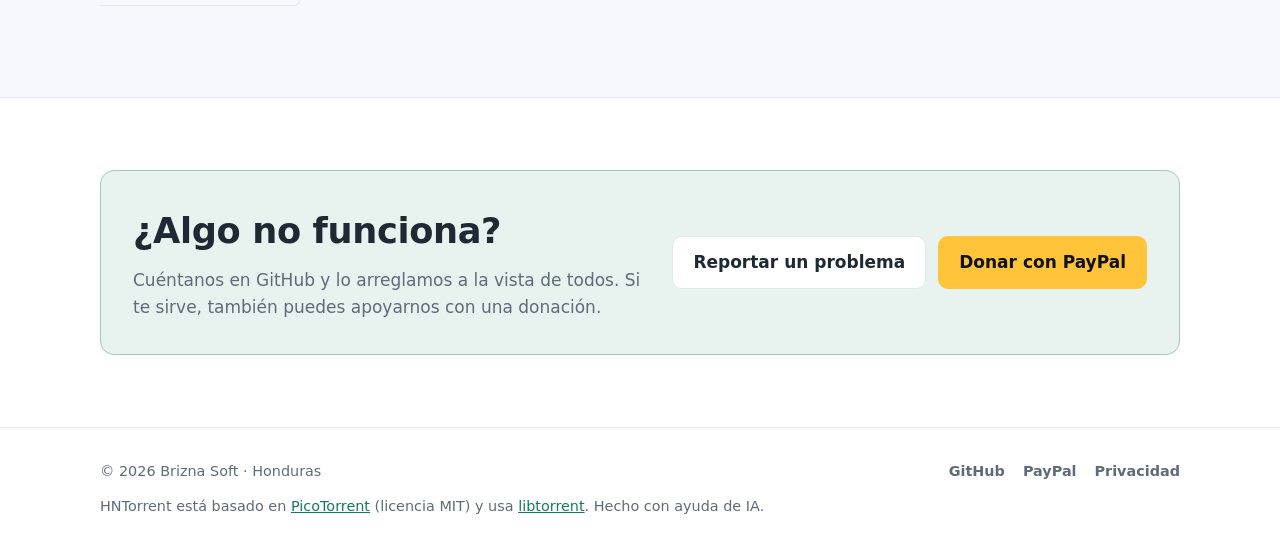
<file: programas/hntorrent/index.html>
<!doctype html>
<html lang="es">
<head>
  <meta charset="utf-8">
  <meta name="viewport" content="width=device-width, initial-scale=1">
  <meta http-equiv="Content-Security-Policy" content="default-src 'self'; script-src 'self'; style-src 'self'; img-src 'self' data:; connect-src https://api.github.com; object-src 'none'; base-uri 'self'; form-action 'none'">
  <meta name="referrer" content="strict-origin-when-cross-origin">
  <title>HNTorrent: cliente de BitTorrent gratis y en español para Windows · Brizna Soft</title>
  <meta name="description" content="HNTorrent es un cliente de BitTorrent gratis, liviano y en español para Windows 10 y 11, sin anuncios ni programas extra. Cada actualización va firmada.">
  <meta name="theme-color" content="#1D9E75">
  <link rel="canonical" href="https://brizna-soft.github.io/programas/hntorrent/">
  <link rel="icon" href="../../img/brizna-soft.svg" type="image/svg+xml">
  <link rel="stylesheet" href="../../estilos.css">

  <!-- Vista previa al compartir el enlace (WhatsApp, Telegram, Facebook...) -->
  <meta property="og:type" content="website">
  <meta property="og:site_name" content="Brizna Soft">
  <meta property="og:title" content="HNTorrent: BitTorrent gratis y en español">
  <meta property="og:description" content="HNTorrent es un cliente de BitTorrent gratis, liviano y en español para Windows 10 y 11, sin anuncios ni programas extra. Cada actualización va firmada.">
  <meta property="og:url" content="https://brizna-soft.github.io/programas/hntorrent/">
  <meta property="og:image" content="https://brizna-soft.github.io/img/hntorrent-captura.png">
  <meta property="og:image:width" content="984">
  <meta property="og:image:height" content="442">
  <meta property="og:locale" content="es_LA">
  <meta name="twitter:card" content="summary_large_image">
  <script type="application/ld+json">{"@context":"https://schema.org","@type":"SoftwareApplication","name":"HNTorrent","description":"HNTorrent es un cliente de BitTorrent gratis, liviano y en español para Windows 10 y 11, sin anuncios ni programas extra. Cada actualización va firmada.","url":"https://brizna-soft.github.io/programas/hntorrent/","image":"https://brizna-soft.github.io/img/hntorrent-captura.png","screenshot":"https://brizna-soft.github.io/img/hntorrent-captura.png","applicationCategory":"UtilitiesApplication","operatingSystem":"Windows 10, Windows 11","downloadUrl":"https://github.com/Brizna-Soft/hntorrent-descargas/releases/latest","license":"https://opensource.org/licenses/MIT","isAccessibleForFree":true,"inLanguage":"es","offers":{"@type":"Offer","price":"0","priceCurrency":"USD"},"author":{"@type":"Organization","name":"Brizna Soft","url":"https://brizna-soft.github.io/"}}</script>
</head>
<body>
  <a class="saltar" href="#contenido">Ir al contenido</a>

  <header class="cabecera">
    <div class="contenedor cabecera-fila">
      <a class="marca" href="../../">
        <img src="../../img/brizna-soft.svg" alt="" width="32" height="32">
        <span>Brizna Soft</span>
      </a>
      <nav class="menu" aria-label="Secciones">
        <a href="../../#programas">Programas</a>
        <a href="../../#mods">Mods</a>
        <a href="../../#donar">Donar</a>
      </nav>
    </div>
  </header>

  <main id="contenido">
    <section class="portada" data-repo="Brizna-Soft/hntorrent-descargas" data-zip="^HNTorrent-\d+\.\d+\.\d+-x64\.zip$">
      <div class="contenedor">
        <img class="icono-programa" src="../../img/hntorrent.svg" alt="" width="88" height="88">
        <p class="etiqueta" data-version data-tipo="BitTorrent">BitTorrent · Windows 10 y 11 (64 bits)</p>
        <h1>HNTorrent: BitTorrent liviano <span>y en español.</span></h1>
        <p class="entrada">Un cliente de BitTorrent liviano y fácil de usar, para bajar archivos sin anuncios ni programas extra.</p>
        <div class="botones">
          <a class="boton principal" data-descargar href="https://github.com/Brizna-Soft/hntorrent-descargas/releases/latest">Descargar para Windows</a>
          <a class="boton" href="#instalar">Cómo instalarlo</a>
        </div>
        <p class="nota">Gratis, sin publicidad y de código abierto · <a href="https://github.com/Brizna-Soft/hntorrent">Código en GitHub</a></p>
      </div>
    </section>

    <section class="seccion">
      <div class="contenedor">
        <figure class="captura-programa">
          <img src="../../img/hntorrent-captura.png" width="984" height="442" alt="Ventana de HNTorrent con tres descargas: una completa, una a la mitad y una en pausa">
          <figcaption>Ventana de HNTorrent con tres descargas: una completa, una a la mitad y una en pausa</figcaption>
        </figure>
      </div>
    </section>

    <section id="que-hace" class="seccion alterna">
      <div class="contenedor estrecho">
        <h2>Qué hace</h2>
        <ul class="lista">
          <li>Gratis y sin publicidad.</li>
          <li>No hace falta instalarlo: se descomprime y se abre.</li>
          <li>Cada actualización va firmada, y HNTorrent comprueba la firma antes de instalarla.</li>
          <li>La primera vez que lo abres, te pregunta si quieres que busque versiones nuevas cada vez que se abre. Se cambia en Preferencias.</li>
          <li>En español, con modo claro y oscuro.</li>
          <li>Opcional: en Preferencias > General hay un botón para abrir los enlaces magnet y los archivos .torrent con HNTorrent. Solo cambia cosas de tu usuario y se quita con «Dejar de ofrecerlo».</li>
        </ul>
      </div>
    </section>

    <section id="instalar" class="seccion">
      <div class="contenedor estrecho">
        <h2>Cómo instalarlo</h2>
        <ol class="pasos">
          <li><strong>Baja el .zip</strong> con el botón «Descargar para Windows».</li>
          <li><strong>Descomprímelo:</strong> clic derecho sobre el archivo y «Extraer todo». No hace falta instalar nada.</li>
          <li><strong>Abre <code>HNTorrent.exe</code>.</strong> Si Windows muestra «Windows protegió su PC», es porque el programa es nuevo y todavía no tiene firma digital (un sello de pago que Windows reconoce): pulsa «Más información» y luego «Ejecutar de todas formas».</li>
          <li><strong>Si no abre</strong>, instala el <a href="https://aka.ms/vs/17/release/vc_redist.x64.exe">Visual C++ de Microsoft</a> (un componente gratis de Windows que algunos programas necesitan) y vuelve a abrirlo.</li>
        </ol>

        <div class="bloqueo" id="bloqueo">
          <p><strong>Si Windows no deja abrir el programa</strong></p>
          <p>Nuestros programas todavía no tienen firma digital, y por eso Windows puede frenarlos de dos maneras:</p>
          <ul>
            <li><strong>«Windows protegió su PC» (SmartScreen).</strong> Pulsa «Más información» y después «Ejecutar de todas formas».</li>
            <li><strong>«Control inteligente de aplicaciones».</strong> Si lo tienes activado, puede bloquear el programa sin darte la opción de abrirlo igual. Microsoft explica que no se puede permitir un solo programa: la única salida es apagar esa protección en Seguridad de Windows &gt; Control de aplicaciones y exploradores. Es tu decisión; con Windows al día se puede volver a encender después. (<a href="https://support.microsoft.com/es-es/topic/smart-app-control-frequently-asked-questions-285ea03d-fa88-4d56-882e-6698afdb7003">Fuente: preguntas frecuentes de Microsoft</a>)</li>
          </ul>
          <p>Estamos preparando la firma digital para que esto deje de pasar. Mientras tanto, puedes comprobar que el archivo es el original con su huella SHA-256 y, en las versiones nuevas, con <code>gh attestation verify</code> (mira «Cómo saber que es el original», más abajo).</p>
        </div>
      </div>
    </section>

    <section id="original" class="seccion alterna">
      <div class="contenedor estrecho">
        <h2>Cómo saber que es el original</h2>
        <p>Cada versión la arma GitHub a partir del código público. Sus huellas SHA-256 están en el archivo <code>SHA256SUMS.txt</code> de cada versión. Para comprobarla, abre PowerShell en la carpeta de la descarga y escribe <code>Get-FileHash</code> seguido del nombre del .zip. Además, HNTorrent comprueba la firma de cada actualización antes de instalarla. Cada .zip también tiene una atestación pública (una constancia de que lo armó GitHub con el código del repositorio). Se comprueba con la herramienta <code>gh</code> de GitHub: <code>gh attestation verify archivo.zip --repo Brizna-Soft/hntorrent</code>.</p>
      </div>
    </section>

    <section class="seccion">
      <div class="contenedor donar">
        <div>
          <h2>¿Algo no funciona?</h2>
          <p>Cuéntanos en GitHub y lo arreglamos a la vista de todos. Si te sirve, también puedes apoyarnos con una donación.</p>
        </div>
        <div class="botones">
          <a class="boton" href="https://github.com/Brizna-Soft/hntorrent-descargas/issues/new/choose">Reportar un problema</a>
          <a class="boton paypal" href="https://paypal.me/BriznaSoft">Donar con PayPal</a>
        </div>
      </div>
    </section>
  </main>

  <footer class="pie">
    <div class="contenedor pie-fila">
      <p>© 2026 Brizna Soft · Honduras</p>
      <nav class="redes" aria-label="Enlaces">
        <a href="https://github.com/Brizna-Soft">GitHub</a>
        <a href="https://paypal.me/BriznaSoft">PayPal</a>
        <a href="../../privacidad.html">Privacidad</a>
      </nav>
    </div>
    <div class="contenedor">
      <p class="creditos">HNTorrent está basado en <a href="https://github.com/picotorrent/picotorrent">PicoTorrent</a> (licencia MIT) y usa <a href="https://libtorrent.org">libtorrent</a>. Hecho con ayuda de IA.</p>
    </div>
  </footer>

  <script src="../../app.js" defer></script>
</body>
</html>
</file>
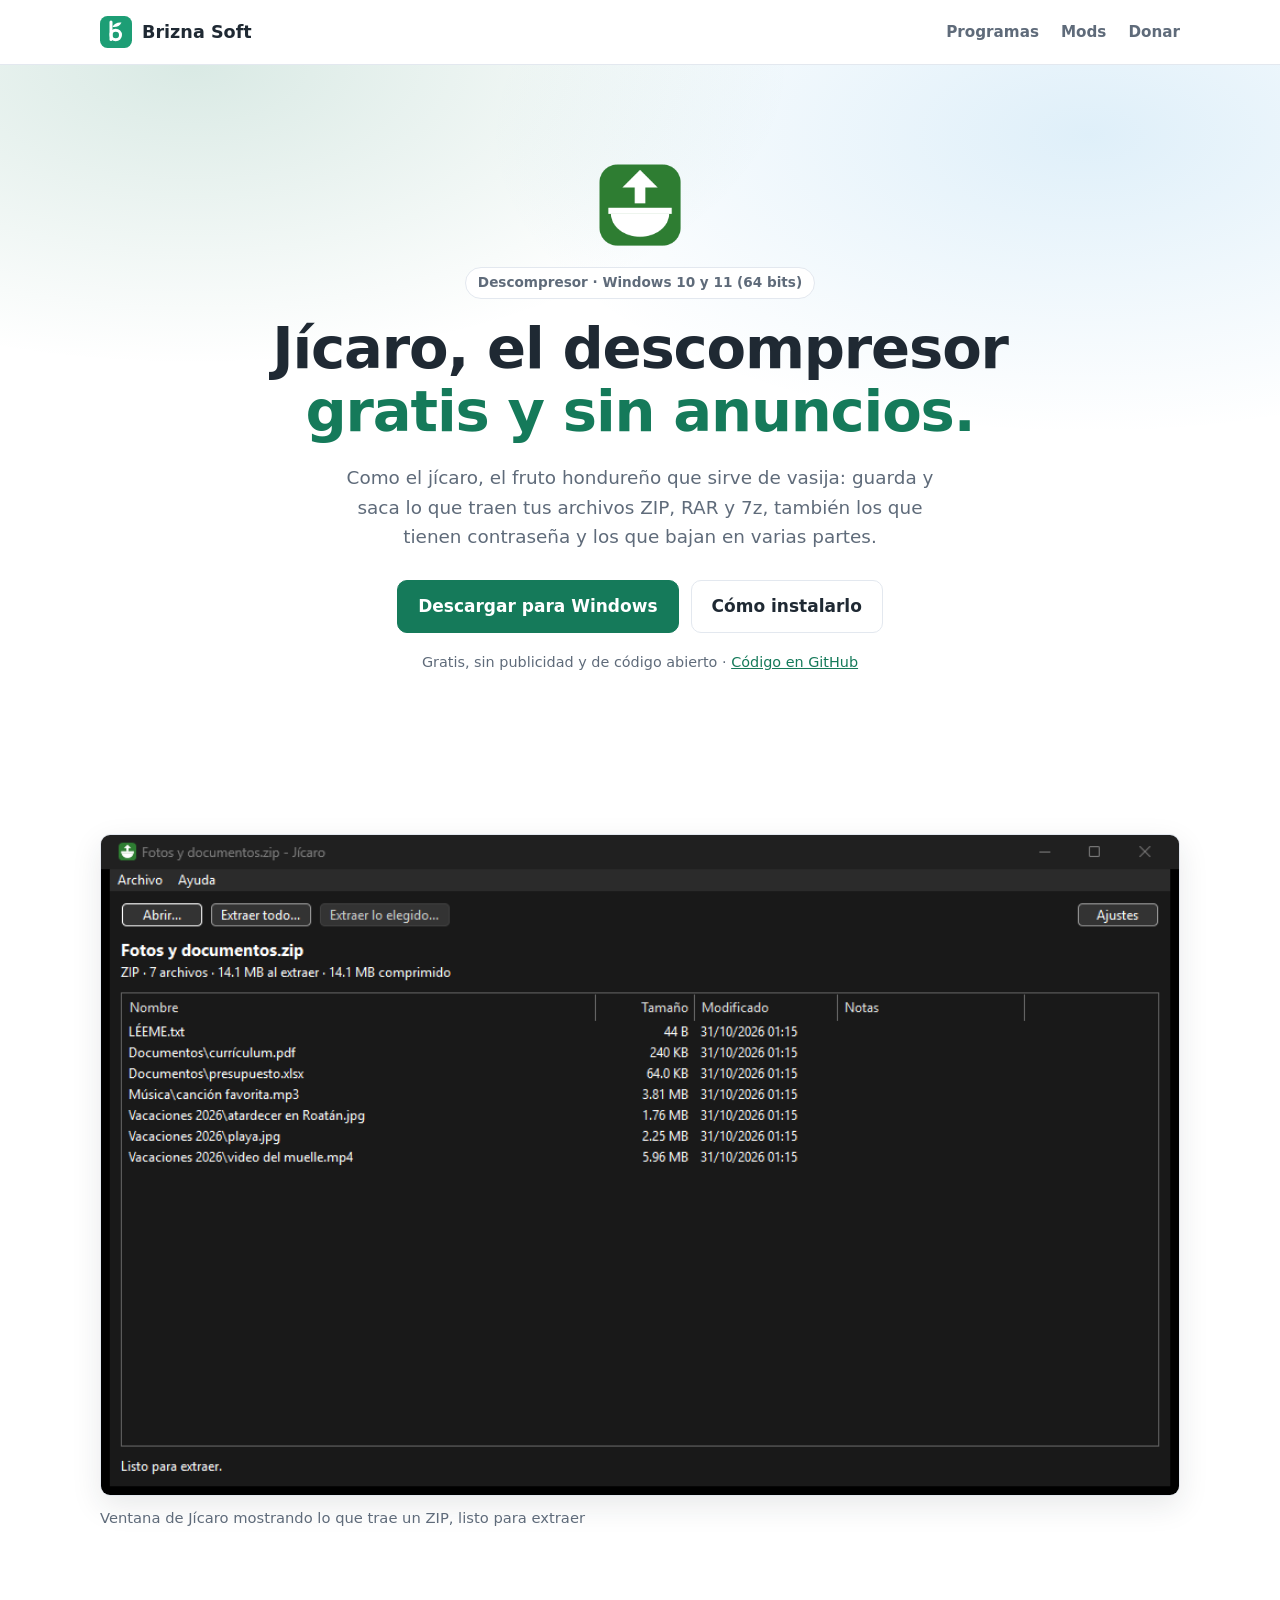
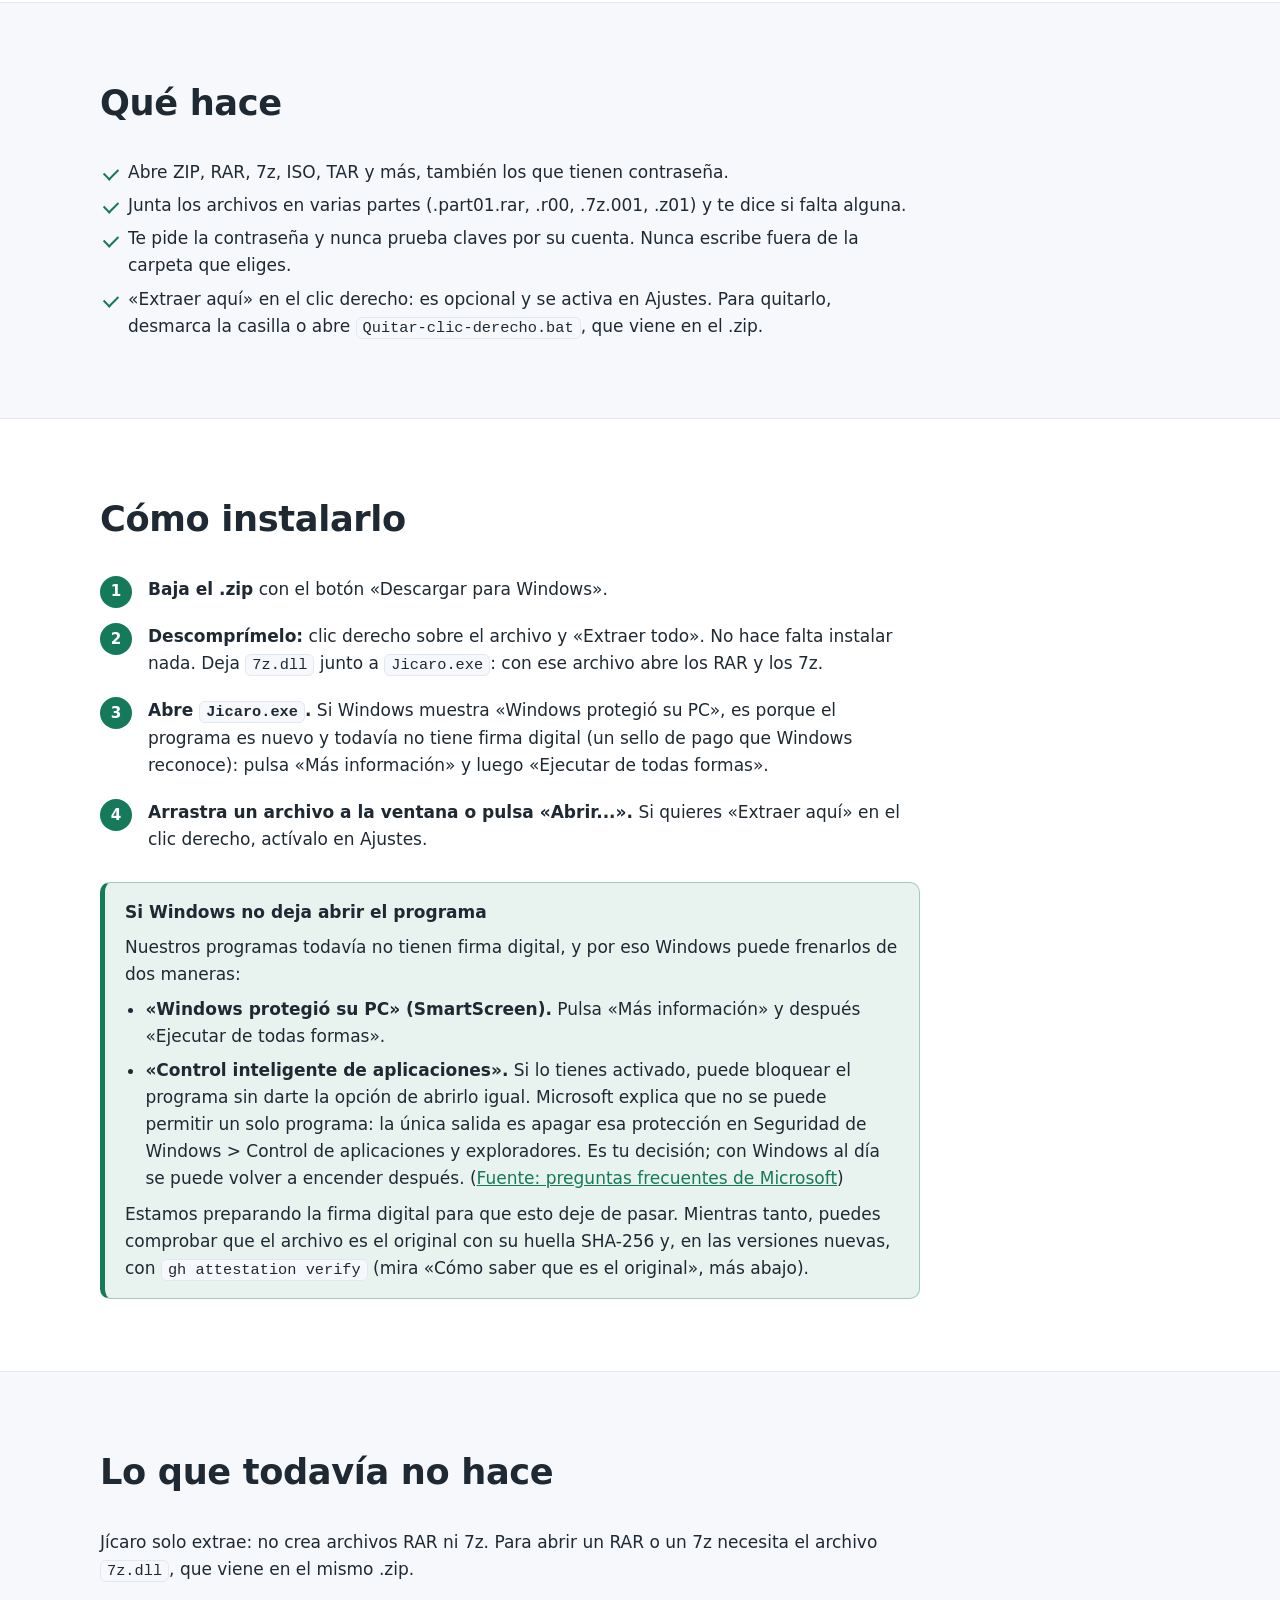
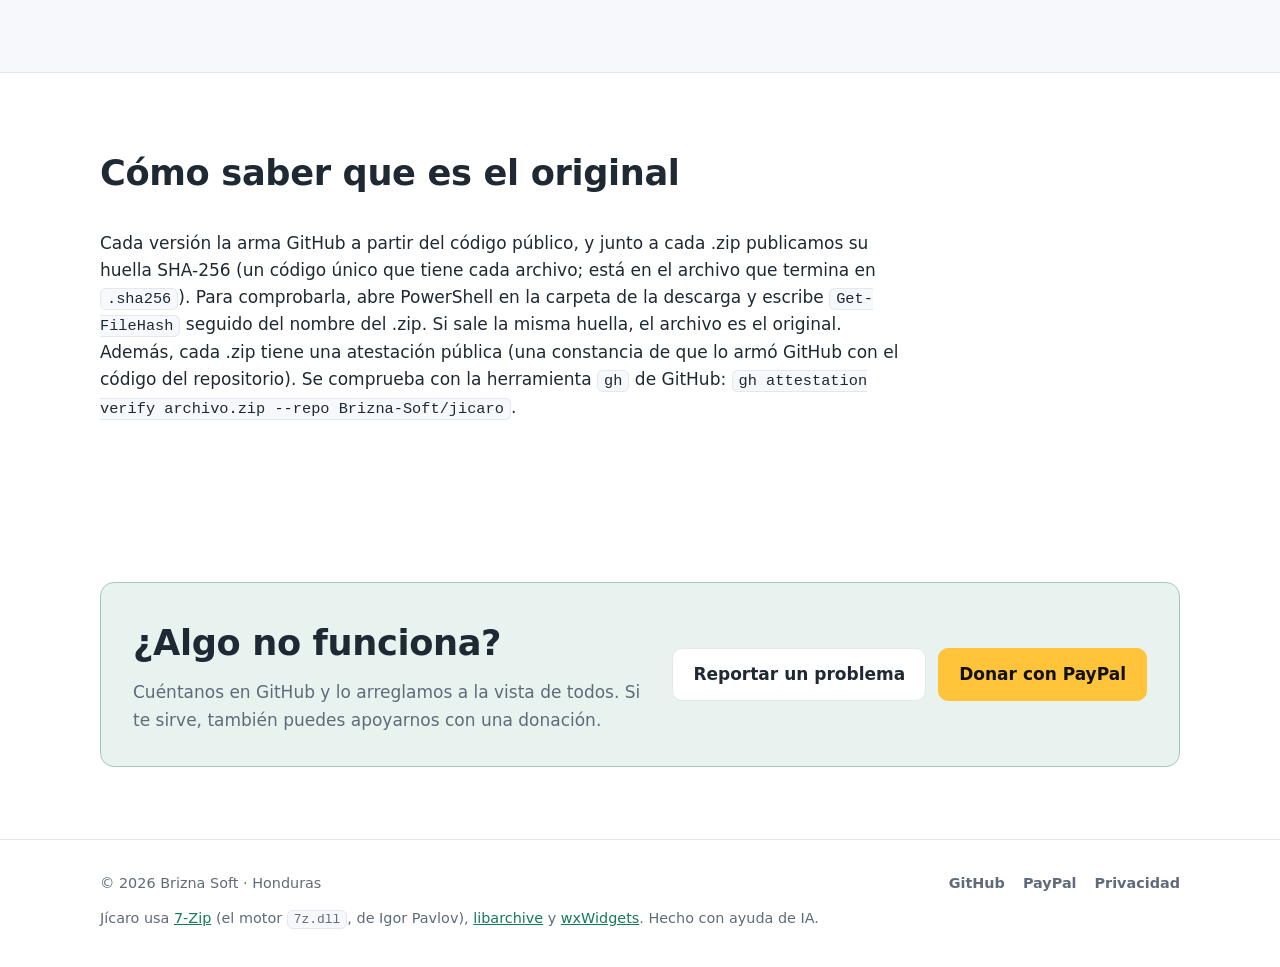
<file: programas/jicaro/index.html>
<!doctype html>
<html lang="es">
<head>
  <meta charset="utf-8">
  <meta name="viewport" content="width=device-width, initial-scale=1">
  <meta http-equiv="Content-Security-Policy" content="default-src 'self'; script-src 'self'; style-src 'self'; img-src 'self' data:; connect-src https://api.github.com; object-src 'none'; base-uri 'self'; form-action 'none'">
  <meta name="referrer" content="strict-origin-when-cross-origin">
  <title>Jícaro: descompresor gratis para Windows (ZIP, RAR, 7z) · Brizna Soft</title>
  <meta name="description" content="Jícaro abre y extrae ZIP, RAR, 7z, ISO y más, también con contraseña y en varias partes. Gratis, en español y sin publicidad. Nunca escribe fuera de la carpeta que eliges.">
  <meta name="theme-color" content="#1D9E75">
  <link rel="canonical" href="https://brizna-soft.github.io/programas/jicaro/">
  <link rel="icon" href="../../img/brizna-soft.svg" type="image/svg+xml">
  <link rel="stylesheet" href="../../estilos.css">

  <!-- Vista previa al compartir el enlace (WhatsApp, Telegram, Facebook...) -->
  <meta property="og:type" content="website">
  <meta property="og:site_name" content="Brizna Soft">
  <meta property="og:title" content="Jícaro: descompresor gratis para Windows">
  <meta property="og:description" content="Jícaro abre y extrae ZIP, RAR, 7z, ISO y más, también con contraseña y en varias partes. Gratis, en español y sin publicidad. Nunca escribe fuera de la carpeta que eliges.">
  <meta property="og:url" content="https://brizna-soft.github.io/programas/jicaro/">
  <meta property="og:image" content="https://brizna-soft.github.io/img/jicaro-captura.png">
  <meta property="og:image:width" content="980">
  <meta property="og:image:height" content="600">
  <meta property="og:locale" content="es_LA">
  <meta name="twitter:card" content="summary_large_image">
  <script type="application/ld+json">{"@context":"https://schema.org","@type":"SoftwareApplication","name":"Jícaro","description":"Jícaro abre y extrae ZIP, RAR, 7z, ISO y más, también con contraseña y en varias partes. Gratis, en español y sin publicidad. Nunca escribe fuera de la carpeta que eliges.","url":"https://brizna-soft.github.io/programas/jicaro/","image":"https://brizna-soft.github.io/img/jicaro-captura.png","screenshot":"https://brizna-soft.github.io/img/jicaro-captura.png","applicationCategory":"UtilitiesApplication","operatingSystem":"Windows 10, Windows 11","downloadUrl":"https://github.com/Brizna-Soft/jicaro/releases/latest","license":"https://opensource.org/licenses/MIT","isAccessibleForFree":true,"inLanguage":"es","offers":{"@type":"Offer","price":"0","priceCurrency":"USD"},"author":{"@type":"Organization","name":"Brizna Soft","url":"https://brizna-soft.github.io/"}}</script>
</head>
<body>
  <a class="saltar" href="#contenido">Ir al contenido</a>

  <header class="cabecera">
    <div class="contenedor cabecera-fila">
      <a class="marca" href="../../">
        <img src="../../img/brizna-soft.svg" alt="" width="32" height="32">
        <span>Brizna Soft</span>
      </a>
      <nav class="menu" aria-label="Secciones">
        <a href="../../#programas">Programas</a>
        <a href="../../#mods">Mods</a>
        <a href="../../#donar">Donar</a>
      </nav>
    </div>
  </header>

  <main id="contenido">
    <section class="portada" data-repo="Brizna-Soft/jicaro" data-zip="^Jicaro-\d+\.\d+\.\d+-x64\.zip$">
      <div class="contenedor">
        <img class="icono-programa" src="../../img/jicaro.png" alt="" width="88" height="88">
        <p class="etiqueta" data-version data-tipo="Descompresor">Descompresor · Windows 10 y 11 (64 bits)</p>
        <h1>Jícaro, el descompresor <span>gratis y sin anuncios.</span></h1>
        <p class="entrada">Como el jícaro, el fruto hondureño que sirve de vasija: guarda y saca lo que traen tus archivos ZIP, RAR y 7z, también los que tienen contraseña y los que bajan en varias partes.</p>
        <div class="botones">
          <a class="boton principal" data-descargar href="https://github.com/Brizna-Soft/jicaro/releases/latest">Descargar para Windows</a>
          <a class="boton" href="#instalar">Cómo instalarlo</a>
        </div>
        <p class="nota">Gratis, sin publicidad y de código abierto · <a href="https://github.com/Brizna-Soft/jicaro">Código en GitHub</a></p>
      </div>
    </section>

    <section class="seccion">
      <div class="contenedor">
        <figure class="captura-programa">
          <img src="../../img/jicaro-captura.png" width="980" height="600" alt="Ventana de Jícaro mostrando lo que trae un ZIP, listo para extraer">
          <figcaption>Ventana de Jícaro mostrando lo que trae un ZIP, listo para extraer</figcaption>
        </figure>
      </div>
    </section>

    <section id="que-hace" class="seccion alterna">
      <div class="contenedor estrecho">
        <h2>Qué hace</h2>
        <ul class="lista">
          <li>Abre ZIP, RAR, 7z, ISO, TAR y más, también los que tienen contraseña.</li>
          <li>Junta los archivos en varias partes (.part01.rar, .r00, .7z.001, .z01) y te dice si falta alguna.</li>
          <li>Te pide la contraseña y nunca prueba claves por su cuenta. Nunca escribe fuera de la carpeta que eliges.</li>
          <li>«Extraer aquí» en el clic derecho: es opcional y se activa en Ajustes. Para quitarlo, desmarca la casilla o abre <code>Quitar-clic-derecho.bat</code>, que viene en el .zip.</li>
        </ul>
      </div>
    </section>

    <section id="instalar" class="seccion">
      <div class="contenedor estrecho">
        <h2>Cómo instalarlo</h2>
        <ol class="pasos">
          <li><strong>Baja el .zip</strong> con el botón «Descargar para Windows».</li>
          <li><strong>Descomprímelo:</strong> clic derecho sobre el archivo y «Extraer todo». No hace falta instalar nada. Deja <code>7z.dll</code> junto a <code>Jicaro.exe</code>: con ese archivo abre los RAR y los 7z.</li>
          <li><strong>Abre <code>Jicaro.exe</code>.</strong> Si Windows muestra «Windows protegió su PC», es porque el programa es nuevo y todavía no tiene firma digital (un sello de pago que Windows reconoce): pulsa «Más información» y luego «Ejecutar de todas formas».</li>
          <li><strong>Arrastra un archivo a la ventana o pulsa «Abrir...».</strong> Si quieres «Extraer aquí» en el clic derecho, actívalo en Ajustes.</li>
        </ol>

        <div class="bloqueo" id="bloqueo">
          <p><strong>Si Windows no deja abrir el programa</strong></p>
          <p>Nuestros programas todavía no tienen firma digital, y por eso Windows puede frenarlos de dos maneras:</p>
          <ul>
            <li><strong>«Windows protegió su PC» (SmartScreen).</strong> Pulsa «Más información» y después «Ejecutar de todas formas».</li>
            <li><strong>«Control inteligente de aplicaciones».</strong> Si lo tienes activado, puede bloquear el programa sin darte la opción de abrirlo igual. Microsoft explica que no se puede permitir un solo programa: la única salida es apagar esa protección en Seguridad de Windows &gt; Control de aplicaciones y exploradores. Es tu decisión; con Windows al día se puede volver a encender después. (<a href="https://support.microsoft.com/es-es/topic/smart-app-control-frequently-asked-questions-285ea03d-fa88-4d56-882e-6698afdb7003">Fuente: preguntas frecuentes de Microsoft</a>)</li>
          </ul>
          <p>Estamos preparando la firma digital para que esto deje de pasar. Mientras tanto, puedes comprobar que el archivo es el original con su huella SHA-256 y, en las versiones nuevas, con <code>gh attestation verify</code> (mira «Cómo saber que es el original», más abajo).</p>
        </div>
      </div>
    </section>

    <section id="limites" class="seccion alterna">
      <div class="contenedor estrecho">
        <h2>Lo que todavía no hace</h2>
        <p>Jícaro solo extrae: no crea archivos RAR ni 7z. Para abrir un RAR o un 7z necesita el archivo <code>7z.dll</code>, que viene en el mismo .zip.</p>
      </div>
    </section>

    <section id="original" class="seccion">
      <div class="contenedor estrecho">
        <h2>Cómo saber que es el original</h2>
        <p>Cada versión la arma GitHub a partir del código público, y junto a cada .zip publicamos su huella SHA-256 (un código único que tiene cada archivo; está en el archivo que termina en <code>.sha256</code>). Para comprobarla, abre PowerShell en la carpeta de la descarga y escribe <code>Get-FileHash</code> seguido del nombre del .zip. Si sale la misma huella, el archivo es el original. Además, cada .zip tiene una atestación pública (una constancia de que lo armó GitHub con el código del repositorio). Se comprueba con la herramienta <code>gh</code> de GitHub: <code>gh attestation verify archivo.zip --repo Brizna-Soft/jicaro</code>.</p>
      </div>
    </section>

    <section class="seccion">
      <div class="contenedor donar">
        <div>
          <h2>¿Algo no funciona?</h2>
          <p>Cuéntanos en GitHub y lo arreglamos a la vista de todos. Si te sirve, también puedes apoyarnos con una donación.</p>
        </div>
        <div class="botones">
          <a class="boton" href="https://github.com/Brizna-Soft/jicaro/issues/new/choose">Reportar un problema</a>
          <a class="boton paypal" href="https://paypal.me/BriznaSoft">Donar con PayPal</a>
        </div>
      </div>
    </section>
  </main>

  <footer class="pie">
    <div class="contenedor pie-fila">
      <p>© 2026 Brizna Soft · Honduras</p>
      <nav class="redes" aria-label="Enlaces">
        <a href="https://github.com/Brizna-Soft">GitHub</a>
        <a href="https://paypal.me/BriznaSoft">PayPal</a>
        <a href="../../privacidad.html">Privacidad</a>
      </nav>
    </div>
    <div class="contenedor">
      <p class="creditos">Jícaro usa <a href="https://www.7-zip.org">7-Zip</a> (el motor <code>7z.dll</code>, de Igor Pavlov), <a href="https://libarchive.org">libarchive</a> y <a href="https://www.wxwidgets.org">wxWidgets</a>. Hecho con ayuda de IA.</p>
    </div>
  </footer>

  <script src="../../app.js" defer></script>
</body>
</html>
</file>
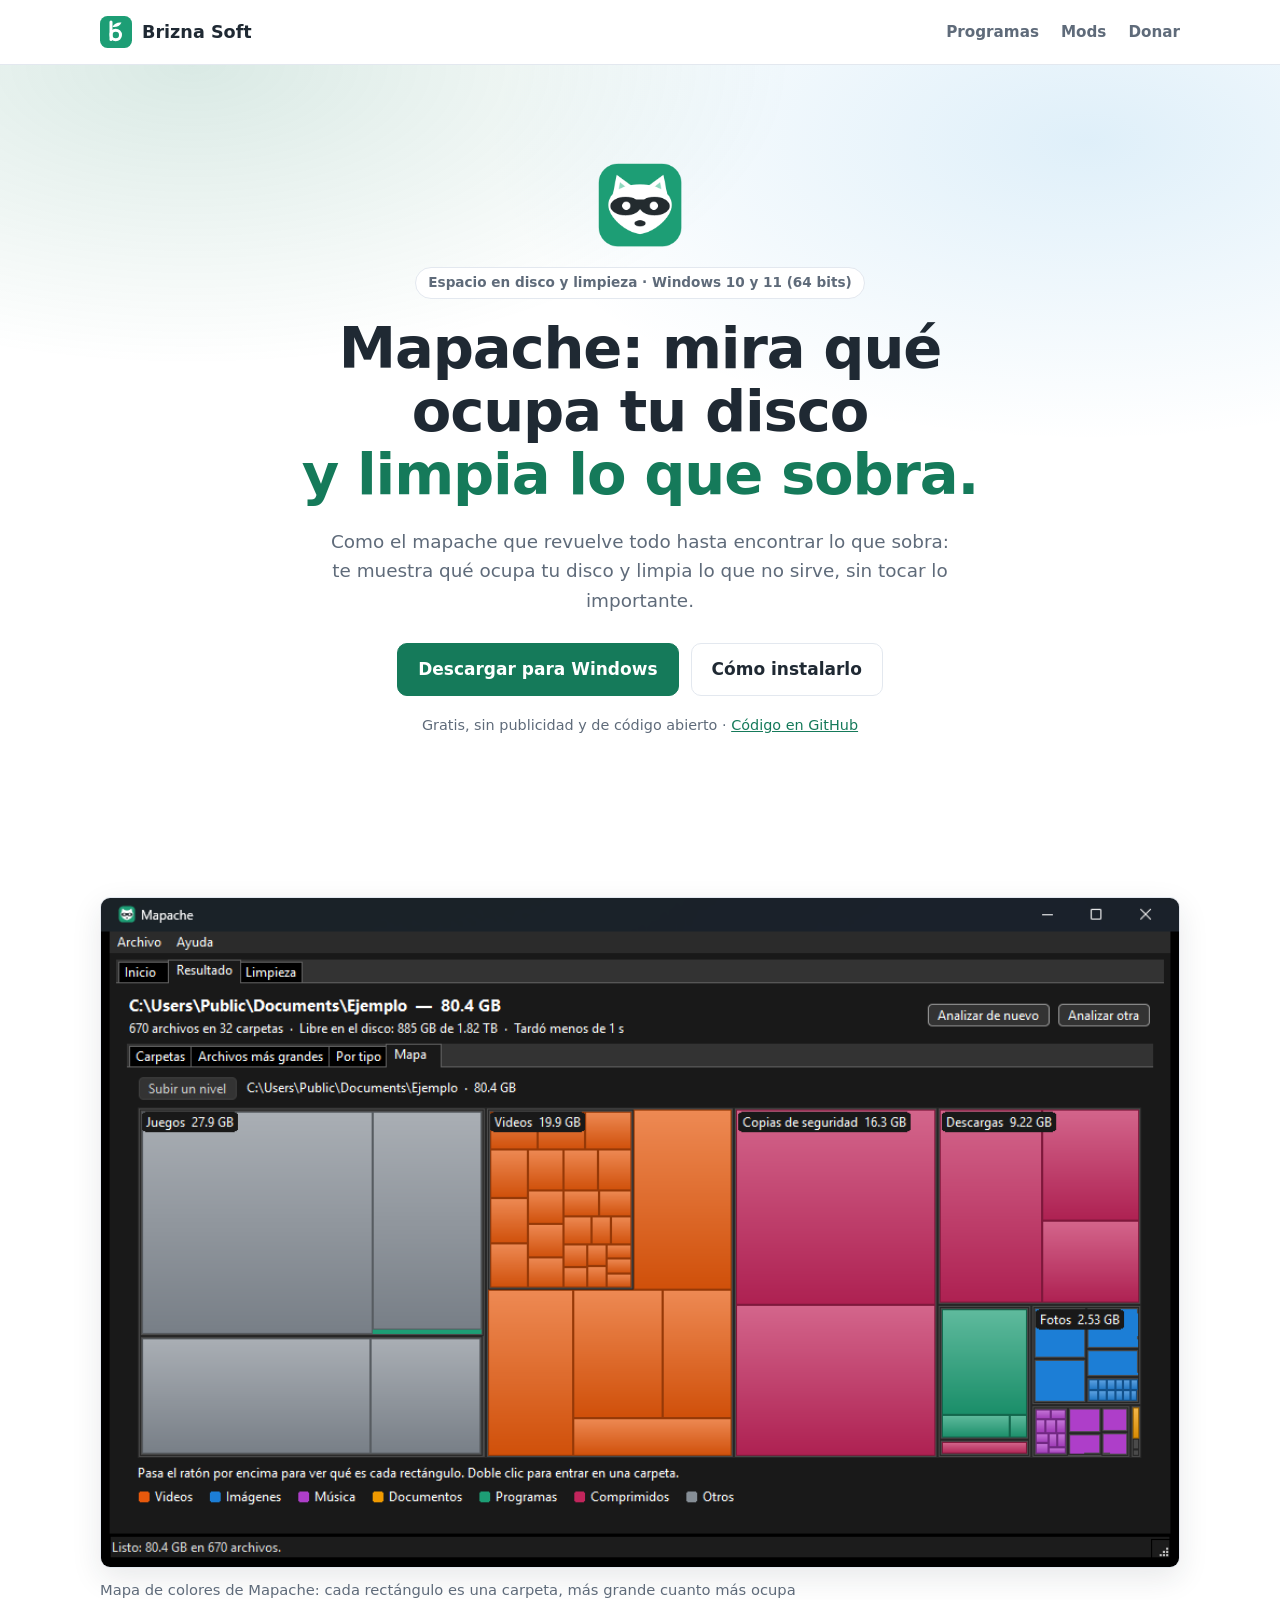
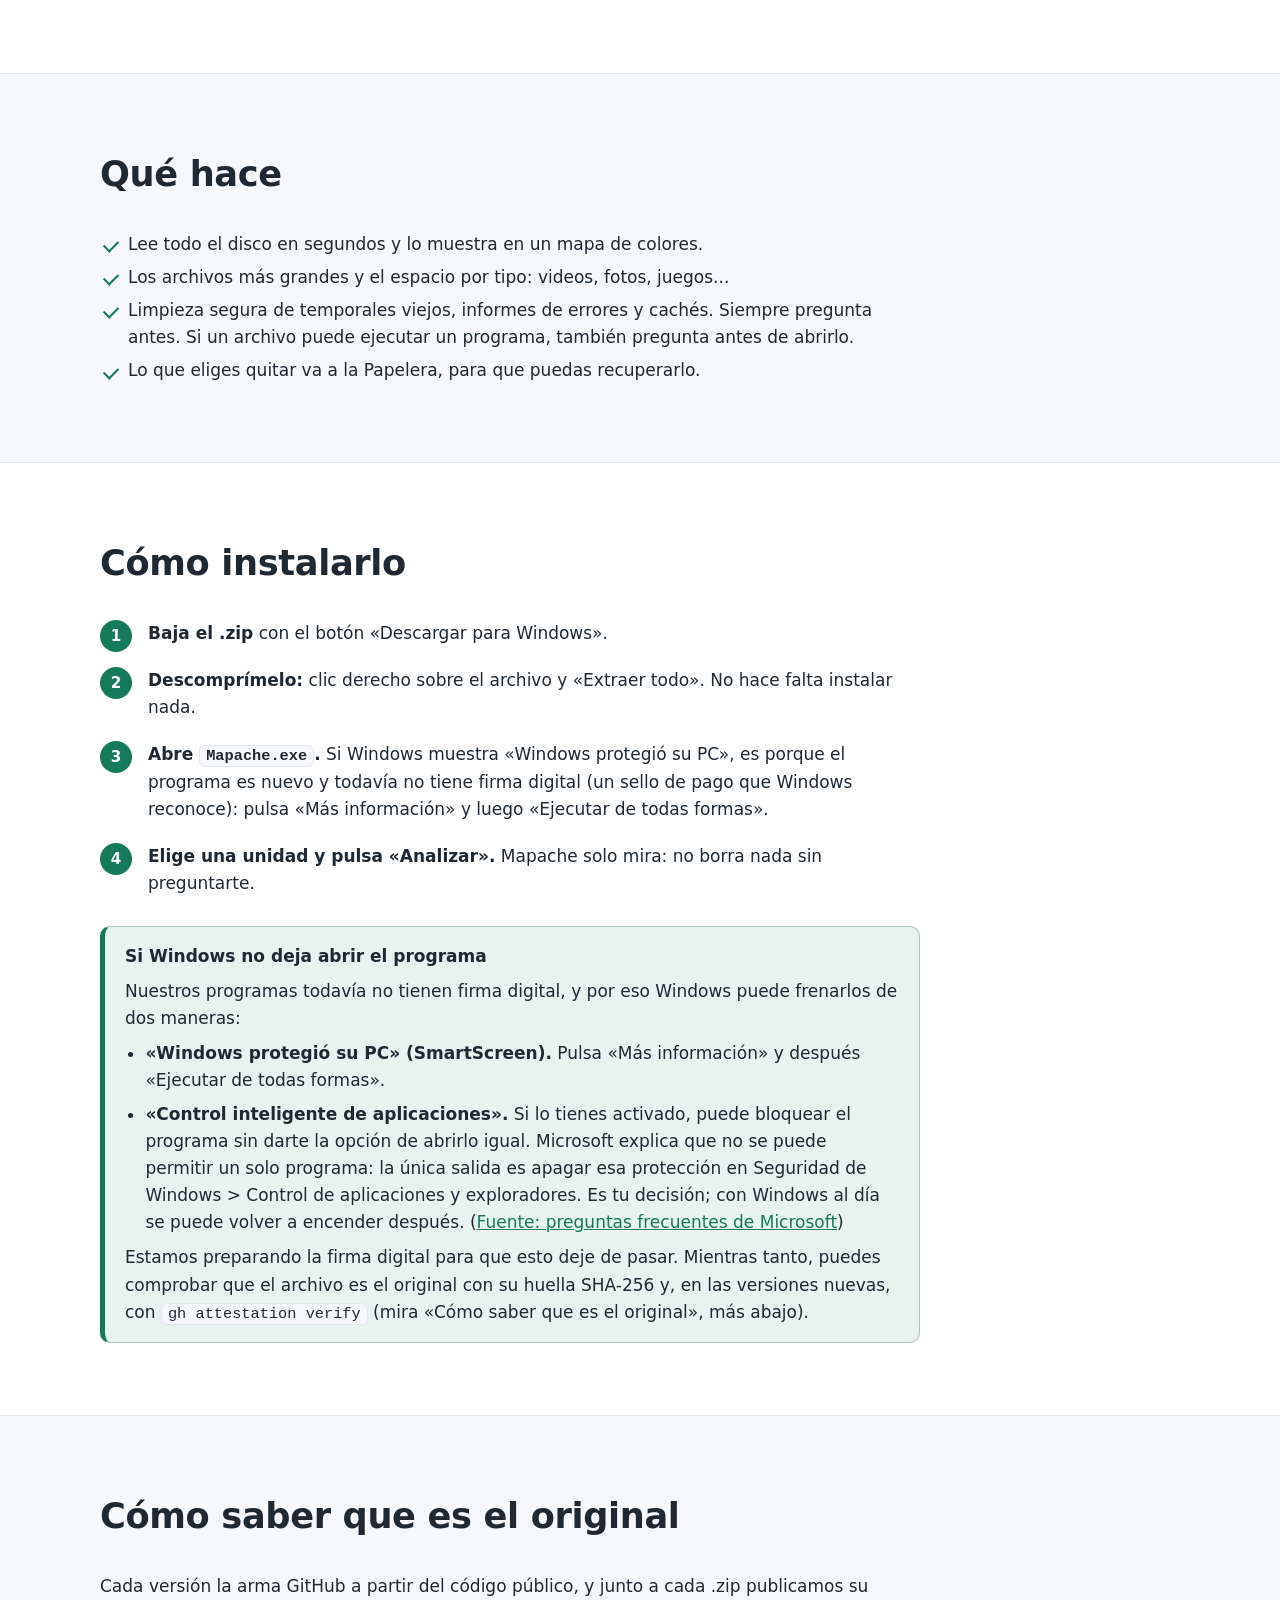
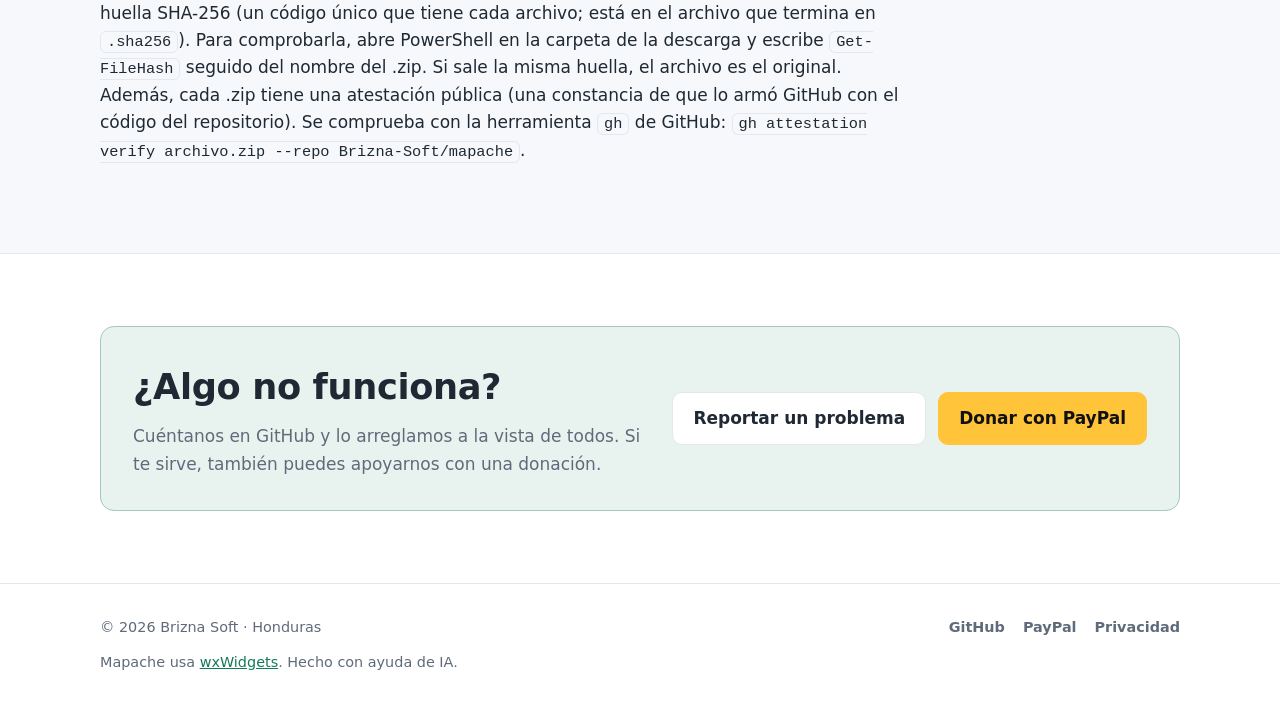
<file: programas/mapache/index.html>
<!doctype html>
<html lang="es">
<head>
  <meta charset="utf-8">
  <meta name="viewport" content="width=device-width, initial-scale=1">
  <meta http-equiv="Content-Security-Policy" content="default-src 'self'; script-src 'self'; style-src 'self'; img-src 'self' data:; connect-src https://api.github.com; object-src 'none'; base-uri 'self'; form-action 'none'">
  <meta name="referrer" content="strict-origin-when-cross-origin">
  <title>Mapache: mira qué ocupa tu disco y limpia tu PC gratis · Brizna Soft</title>
  <meta name="description" content="Mapache muestra qué ocupa tu disco en un mapa de colores y limpia temporales y cachés de forma segura, siempre preguntando antes. Gratis, sin anuncios y de código abierto, para Windows.">
  <meta name="theme-color" content="#1D9E75">
  <link rel="canonical" href="https://brizna-soft.github.io/programas/mapache/">
  <link rel="icon" href="../../img/brizna-soft.svg" type="image/svg+xml">
  <link rel="stylesheet" href="../../estilos.css">

  <!-- Vista previa al compartir el enlace (WhatsApp, Telegram, Facebook...) -->
  <meta property="og:type" content="website">
  <meta property="og:site_name" content="Brizna Soft">
  <meta property="og:title" content="Mapache: mira qué ocupa tu disco y limpia tu PC">
  <meta property="og:description" content="Mapache muestra qué ocupa tu disco en un mapa de colores y limpia temporales y cachés de forma segura, siempre preguntando antes. Gratis, sin anuncios y de código abierto, para Windows.">
  <meta property="og:url" content="https://brizna-soft.github.io/programas/mapache/">
  <meta property="og:image" content="https://brizna-soft.github.io/img/mapache-captura.png">
  <meta property="og:image:width" content="1000">
  <meta property="og:image:height" content="620">
  <meta property="og:locale" content="es_LA">
  <meta name="twitter:card" content="summary_large_image">
  <script type="application/ld+json">{"@context":"https://schema.org","@type":"SoftwareApplication","name":"Mapache","description":"Mapache muestra qué ocupa tu disco en un mapa de colores y limpia temporales y cachés de forma segura, siempre preguntando antes. Gratis, sin anuncios y de código abierto, para Windows.","url":"https://brizna-soft.github.io/programas/mapache/","image":"https://brizna-soft.github.io/img/mapache-captura.png","screenshot":"https://brizna-soft.github.io/img/mapache-captura.png","applicationCategory":"UtilitiesApplication","operatingSystem":"Windows 10, Windows 11","downloadUrl":"https://github.com/Brizna-Soft/mapache/releases/latest","license":"https://opensource.org/licenses/MIT","isAccessibleForFree":true,"inLanguage":"es","offers":{"@type":"Offer","price":"0","priceCurrency":"USD"},"author":{"@type":"Organization","name":"Brizna Soft","url":"https://brizna-soft.github.io/"}}</script>
</head>
<body>
  <a class="saltar" href="#contenido">Ir al contenido</a>

  <header class="cabecera">
    <div class="contenedor cabecera-fila">
      <a class="marca" href="../../">
        <img src="../../img/brizna-soft.svg" alt="" width="32" height="32">
        <span>Brizna Soft</span>
      </a>
      <nav class="menu" aria-label="Secciones">
        <a href="../../#programas">Programas</a>
        <a href="../../#mods">Mods</a>
        <a href="../../#donar">Donar</a>
      </nav>
    </div>
  </header>

  <main id="contenido">
    <section class="portada" data-repo="Brizna-Soft/mapache" data-zip="^Mapache-\d+\.\d+\.\d+-x64\.zip$">
      <div class="contenedor">
        <img class="icono-programa" src="../../img/mapache.png" alt="" width="88" height="88">
        <p class="etiqueta" data-version data-tipo="Espacio en disco y limpieza">Espacio en disco y limpieza · Windows 10 y 11 (64 bits)</p>
        <h1>Mapache: mira qué ocupa tu disco <span>y limpia lo que sobra.</span></h1>
        <p class="entrada">Como el mapache que revuelve todo hasta encontrar lo que sobra: te muestra qué ocupa tu disco y limpia lo que no sirve, sin tocar lo importante.</p>
        <div class="botones">
          <a class="boton principal" data-descargar href="https://github.com/Brizna-Soft/mapache/releases/latest">Descargar para Windows</a>
          <a class="boton" href="#instalar">Cómo instalarlo</a>
        </div>
        <p class="nota">Gratis, sin publicidad y de código abierto · <a href="https://github.com/Brizna-Soft/mapache">Código en GitHub</a></p>
      </div>
    </section>

    <section class="seccion">
      <div class="contenedor">
        <figure class="captura-programa">
          <img src="../../img/mapache-captura.png" width="1000" height="620" alt="Mapa de colores de Mapache: cada rectángulo es una carpeta, más grande cuanto más ocupa">
          <figcaption>Mapa de colores de Mapache: cada rectángulo es una carpeta, más grande cuanto más ocupa</figcaption>
        </figure>
      </div>
    </section>

    <section id="que-hace" class="seccion alterna">
      <div class="contenedor estrecho">
        <h2>Qué hace</h2>
        <ul class="lista">
          <li>Lee todo el disco en segundos y lo muestra en un mapa de colores.</li>
          <li>Los archivos más grandes y el espacio por tipo: videos, fotos, juegos...</li>
          <li>Limpieza segura de temporales viejos, informes de errores y cachés. Siempre pregunta antes. Si un archivo puede ejecutar un programa, también pregunta antes de abrirlo.</li>
          <li>Lo que eliges quitar va a la Papelera, para que puedas recuperarlo.</li>
        </ul>
      </div>
    </section>

    <section id="instalar" class="seccion">
      <div class="contenedor estrecho">
        <h2>Cómo instalarlo</h2>
        <ol class="pasos">
          <li><strong>Baja el .zip</strong> con el botón «Descargar para Windows».</li>
          <li><strong>Descomprímelo:</strong> clic derecho sobre el archivo y «Extraer todo». No hace falta instalar nada.</li>
          <li><strong>Abre <code>Mapache.exe</code>.</strong> Si Windows muestra «Windows protegió su PC», es porque el programa es nuevo y todavía no tiene firma digital (un sello de pago que Windows reconoce): pulsa «Más información» y luego «Ejecutar de todas formas».</li>
          <li><strong>Elige una unidad y pulsa «Analizar».</strong> Mapache solo mira: no borra nada sin preguntarte.</li>
        </ol>

        <div class="bloqueo" id="bloqueo">
          <p><strong>Si Windows no deja abrir el programa</strong></p>
          <p>Nuestros programas todavía no tienen firma digital, y por eso Windows puede frenarlos de dos maneras:</p>
          <ul>
            <li><strong>«Windows protegió su PC» (SmartScreen).</strong> Pulsa «Más información» y después «Ejecutar de todas formas».</li>
            <li><strong>«Control inteligente de aplicaciones».</strong> Si lo tienes activado, puede bloquear el programa sin darte la opción de abrirlo igual. Microsoft explica que no se puede permitir un solo programa: la única salida es apagar esa protección en Seguridad de Windows &gt; Control de aplicaciones y exploradores. Es tu decisión; con Windows al día se puede volver a encender después. (<a href="https://support.microsoft.com/es-es/topic/smart-app-control-frequently-asked-questions-285ea03d-fa88-4d56-882e-6698afdb7003">Fuente: preguntas frecuentes de Microsoft</a>)</li>
          </ul>
          <p>Estamos preparando la firma digital para que esto deje de pasar. Mientras tanto, puedes comprobar que el archivo es el original con su huella SHA-256 y, en las versiones nuevas, con <code>gh attestation verify</code> (mira «Cómo saber que es el original», más abajo).</p>
        </div>
      </div>
    </section>

    <section id="original" class="seccion alterna">
      <div class="contenedor estrecho">
        <h2>Cómo saber que es el original</h2>
        <p>Cada versión la arma GitHub a partir del código público, y junto a cada .zip publicamos su huella SHA-256 (un código único que tiene cada archivo; está en el archivo que termina en <code>.sha256</code>). Para comprobarla, abre PowerShell en la carpeta de la descarga y escribe <code>Get-FileHash</code> seguido del nombre del .zip. Si sale la misma huella, el archivo es el original. Además, cada .zip tiene una atestación pública (una constancia de que lo armó GitHub con el código del repositorio). Se comprueba con la herramienta <code>gh</code> de GitHub: <code>gh attestation verify archivo.zip --repo Brizna-Soft/mapache</code>.</p>
      </div>
    </section>

    <section class="seccion">
      <div class="contenedor donar">
        <div>
          <h2>¿Algo no funciona?</h2>
          <p>Cuéntanos en GitHub y lo arreglamos a la vista de todos. Si te sirve, también puedes apoyarnos con una donación.</p>
        </div>
        <div class="botones">
          <a class="boton" href="https://github.com/Brizna-Soft/mapache/issues/new/choose">Reportar un problema</a>
          <a class="boton paypal" href="https://paypal.me/BriznaSoft">Donar con PayPal</a>
        </div>
      </div>
    </section>
  </main>

  <footer class="pie">
    <div class="contenedor pie-fila">
      <p>© 2026 Brizna Soft · Honduras</p>
      <nav class="redes" aria-label="Enlaces">
        <a href="https://github.com/Brizna-Soft">GitHub</a>
        <a href="https://paypal.me/BriznaSoft">PayPal</a>
        <a href="../../privacidad.html">Privacidad</a>
      </nav>
    </div>
    <div class="contenedor">
      <p class="creditos">Mapache usa <a href="https://www.wxwidgets.org">wxWidgets</a>. Hecho con ayuda de IA.</p>
    </div>
  </footer>

  <script src="../../app.js" defer></script>
</body>
</html>
</file>
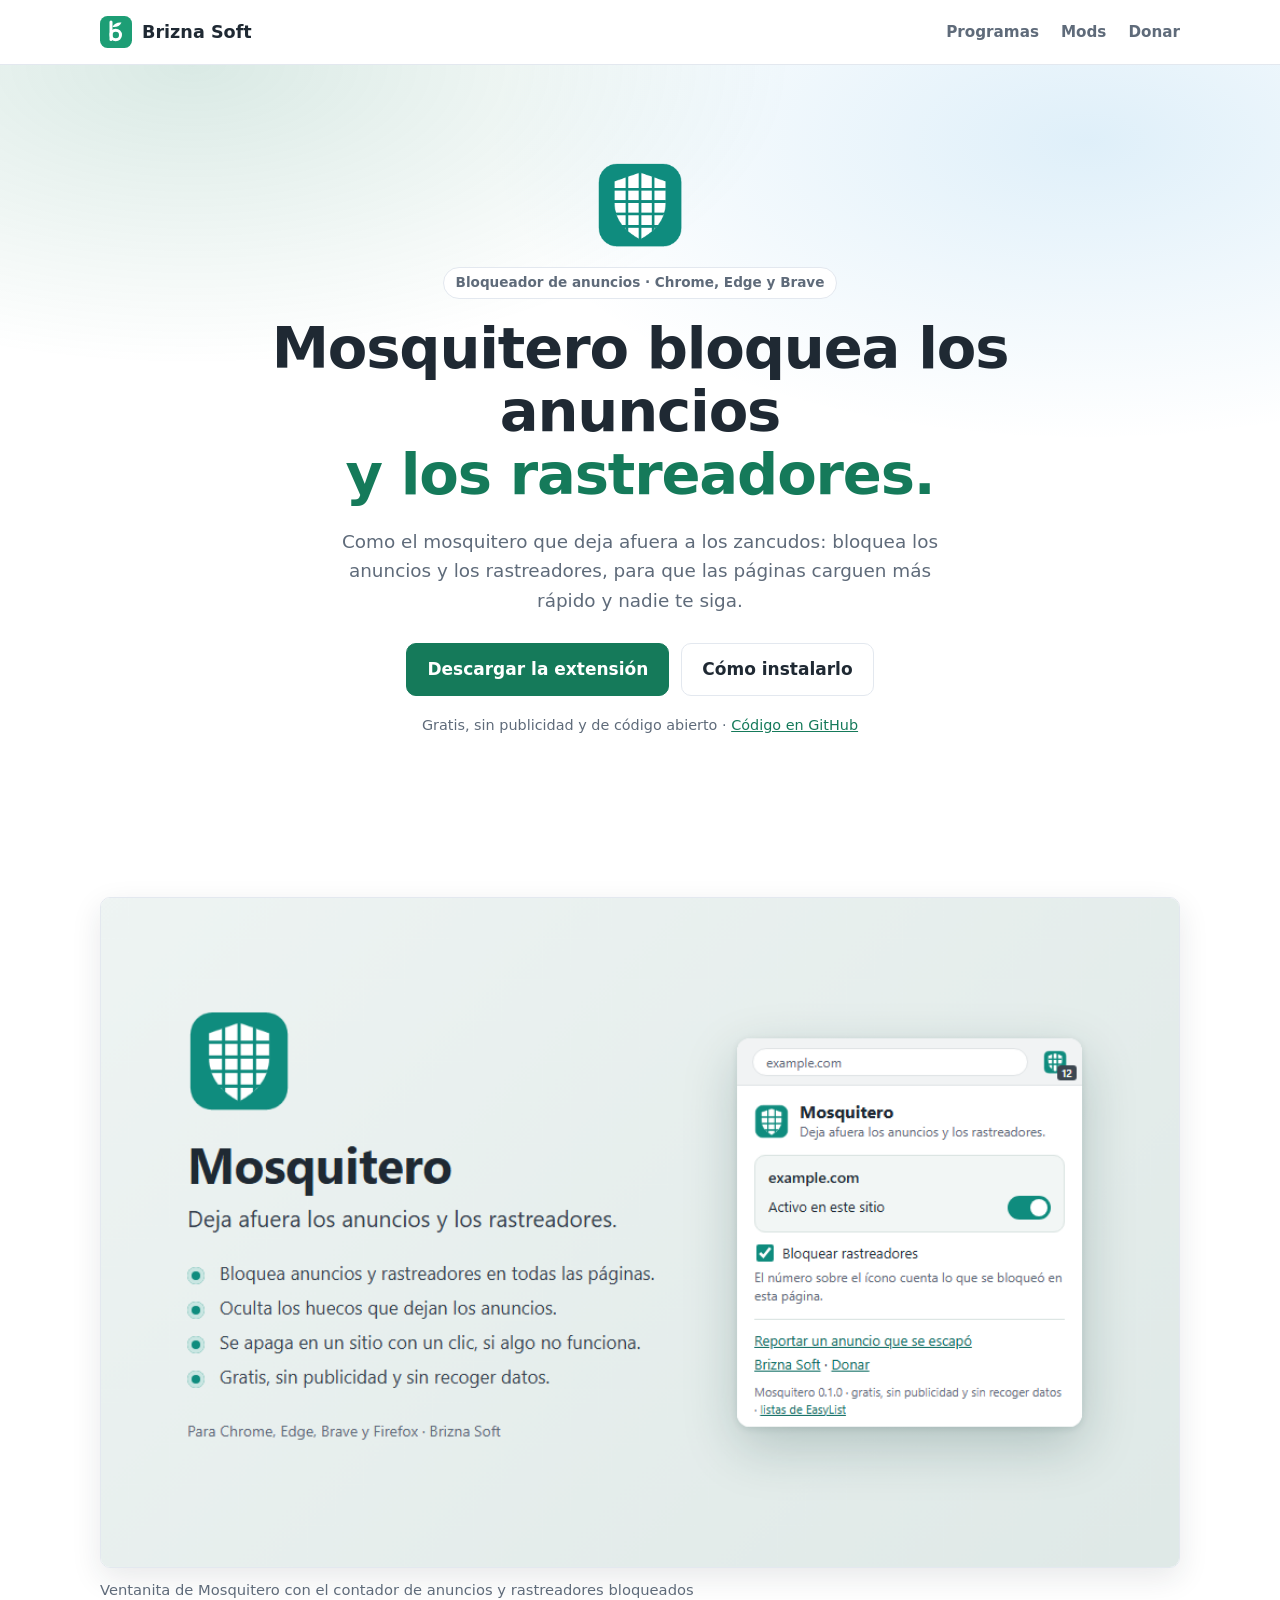
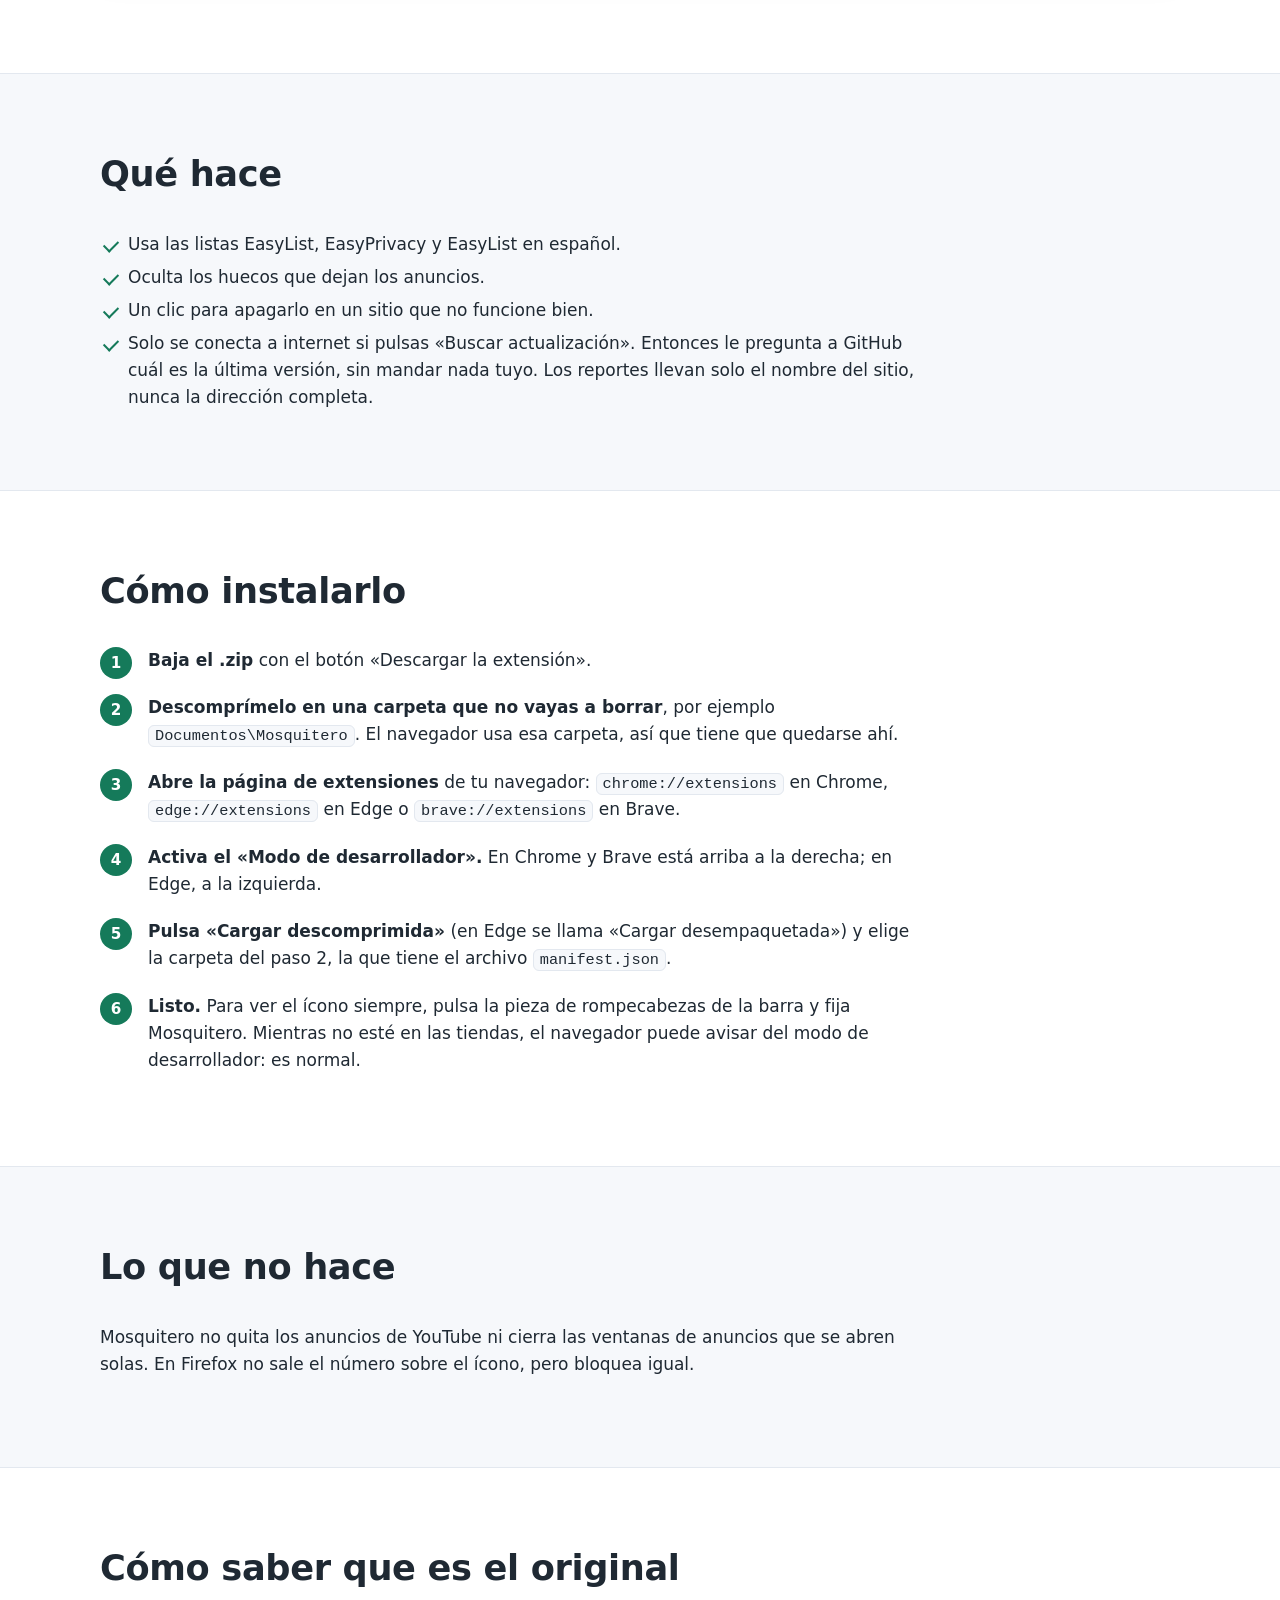
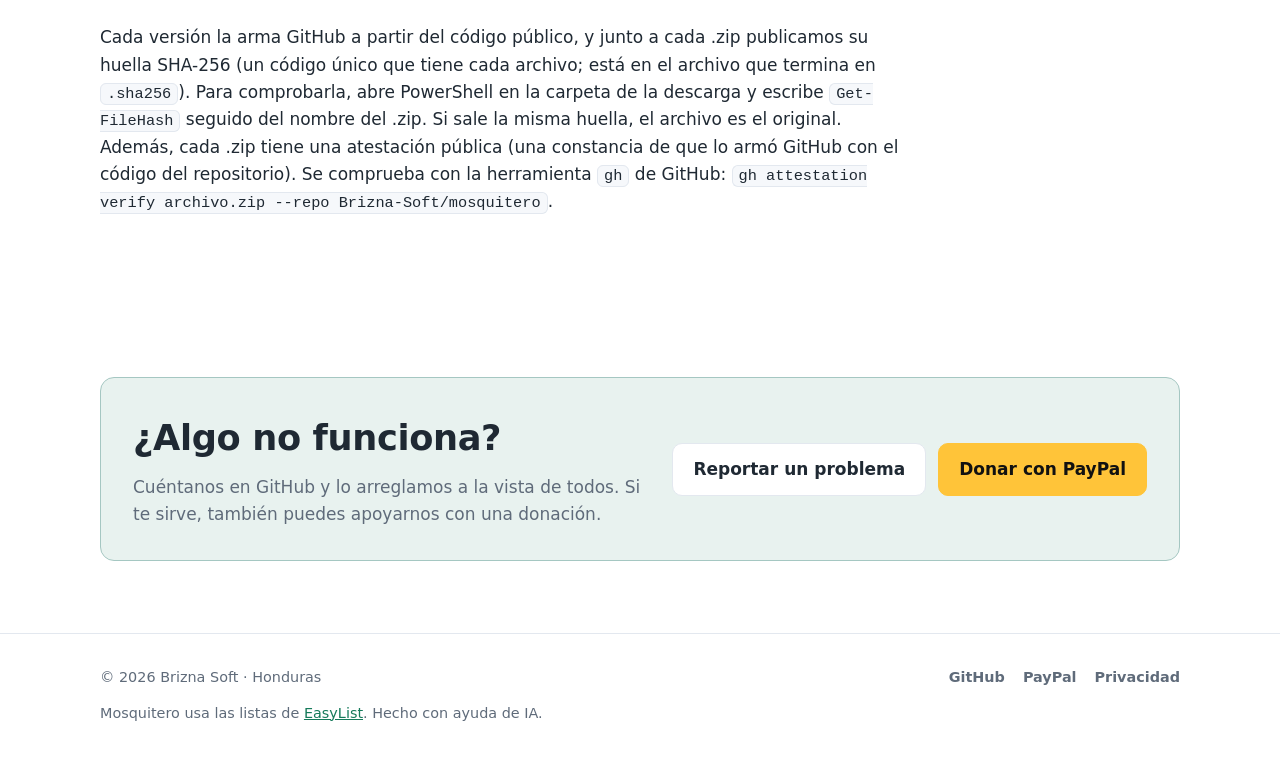
<file: programas/mosquitero/index.html>
<!doctype html>
<html lang="es">
<head>
  <meta charset="utf-8">
  <meta name="viewport" content="width=device-width, initial-scale=1">
  <meta http-equiv="Content-Security-Policy" content="default-src 'self'; script-src 'self'; style-src 'self'; img-src 'self' data:; connect-src https://api.github.com; object-src 'none'; base-uri 'self'; form-action 'none'">
  <meta name="referrer" content="strict-origin-when-cross-origin">
  <title>Mosquitero: bloqueador de anuncios gratis para Chrome, Edge y Brave · Brizna Soft</title>
  <meta name="description" content="Mosquitero es una extensión gratis que bloquea anuncios y rastreadores en Chrome, Edge y Brave, con las listas EasyList y EasyPrivacy. No manda tus datos a ningún lado.">
  <meta name="theme-color" content="#1D9E75">
  <link rel="canonical" href="https://brizna-soft.github.io/programas/mosquitero/">
  <link rel="icon" href="../../img/brizna-soft.svg" type="image/svg+xml">
  <link rel="stylesheet" href="../../estilos.css">

  <!-- Vista previa al compartir el enlace (WhatsApp, Telegram, Facebook...) -->
  <meta property="og:type" content="website">
  <meta property="og:site_name" content="Brizna Soft">
  <meta property="og:title" content="Mosquitero: bloqueador de anuncios gratis">
  <meta property="og:description" content="Mosquitero es una extensión gratis que bloquea anuncios y rastreadores en Chrome, Edge y Brave, con las listas EasyList y EasyPrivacy. No manda tus datos a ningún lado.">
  <meta property="og:url" content="https://brizna-soft.github.io/programas/mosquitero/">
  <meta property="og:image" content="https://brizna-soft.github.io/img/mosquitero-captura.png">
  <meta property="og:image:width" content="1000">
  <meta property="og:image:height" content="620">
  <meta property="og:locale" content="es_LA">
  <meta name="twitter:card" content="summary_large_image">
  <script type="application/ld+json">{"@context":"https://schema.org","@type":"SoftwareApplication","name":"Mosquitero","description":"Mosquitero es una extensión gratis que bloquea anuncios y rastreadores en Chrome, Edge y Brave, con las listas EasyList y EasyPrivacy. No manda tus datos a ningún lado.","url":"https://brizna-soft.github.io/programas/mosquitero/","image":"https://brizna-soft.github.io/img/mosquitero-captura.png","screenshot":"https://brizna-soft.github.io/img/mosquitero-captura.png","applicationCategory":"BrowserApplication","operatingSystem":"Chrome, Edge, Brave","downloadUrl":"https://github.com/Brizna-Soft/mosquitero/releases/latest","license":"https://opensource.org/licenses/MIT","isAccessibleForFree":true,"inLanguage":"es","offers":{"@type":"Offer","price":"0","priceCurrency":"USD"},"author":{"@type":"Organization","name":"Brizna Soft","url":"https://brizna-soft.github.io/"}}</script>
</head>
<body>
  <a class="saltar" href="#contenido">Ir al contenido</a>

  <header class="cabecera">
    <div class="contenedor cabecera-fila">
      <a class="marca" href="../../">
        <img src="../../img/brizna-soft.svg" alt="" width="32" height="32">
        <span>Brizna Soft</span>
      </a>
      <nav class="menu" aria-label="Secciones">
        <a href="../../#programas">Programas</a>
        <a href="../../#mods">Mods</a>
        <a href="../../#donar">Donar</a>
      </nav>
    </div>
  </header>

  <main id="contenido">
    <section class="portada" data-repo="Brizna-Soft/mosquitero" data-zip="^Mosquitero-\d+\.\d+\.\d+-chrome\.zip$">
      <div class="contenedor">
        <img class="icono-programa" src="../../img/mosquitero.png" alt="" width="88" height="88">
        <p class="etiqueta" data-version data-tipo="Bloqueador de anuncios">Bloqueador de anuncios · Chrome, Edge y Brave</p>
        <h1>Mosquitero bloquea los anuncios <span>y los rastreadores.</span></h1>
        <p class="entrada">Como el mosquitero que deja afuera a los zancudos: bloquea los anuncios y los rastreadores, para que las páginas carguen más rápido y nadie te siga.</p>
        <div class="botones">
          <a class="boton principal" data-descargar href="https://github.com/Brizna-Soft/mosquitero/releases/latest">Descargar la extensión</a>
          <a class="boton" href="#instalar">Cómo instalarlo</a>
        </div>
        <p class="nota">Gratis, sin publicidad y de código abierto · <a href="https://github.com/Brizna-Soft/mosquitero">Código en GitHub</a></p>
      </div>
    </section>

    <section class="seccion">
      <div class="contenedor">
        <figure class="captura-programa">
          <img src="../../img/mosquitero-captura.png" width="1000" height="620" alt="Ventanita de Mosquitero con el contador de anuncios y rastreadores bloqueados">
          <figcaption>Ventanita de Mosquitero con el contador de anuncios y rastreadores bloqueados</figcaption>
        </figure>
      </div>
    </section>

    <section id="que-hace" class="seccion alterna">
      <div class="contenedor estrecho">
        <h2>Qué hace</h2>
        <ul class="lista">
          <li>Usa las listas EasyList, EasyPrivacy y EasyList en español.</li>
          <li>Oculta los huecos que dejan los anuncios.</li>
          <li>Un clic para apagarlo en un sitio que no funcione bien.</li>
          <li>Solo se conecta a internet si pulsas «Buscar actualización». Entonces le pregunta a GitHub cuál es la última versión, sin mandar nada tuyo. Los reportes llevan solo el nombre del sitio, nunca la dirección completa.</li>
        </ul>
      </div>
    </section>

    <section id="instalar" class="seccion">
      <div class="contenedor estrecho">
        <h2>Cómo instalarlo</h2>
        <ol class="pasos">
          <li><strong>Baja el .zip</strong> con el botón «Descargar la extensión».</li>
          <li><strong>Descomprímelo en una carpeta que no vayas a borrar</strong>, por ejemplo <code>Documentos\Mosquitero</code>. El navegador usa esa carpeta, así que tiene que quedarse ahí.</li>
          <li><strong>Abre la página de extensiones</strong> de tu navegador: <code>chrome://extensions</code> en Chrome, <code>edge://extensions</code> en Edge o <code>brave://extensions</code> en Brave.</li>
          <li><strong>Activa el «Modo de desarrollador».</strong> En Chrome y Brave está arriba a la derecha; en Edge, a la izquierda.</li>
          <li><strong>Pulsa «Cargar descomprimida»</strong> (en Edge se llama «Cargar desempaquetada») y elige la carpeta del paso 2, la que tiene el archivo <code>manifest.json</code>.</li>
          <li><strong>Listo.</strong> Para ver el ícono siempre, pulsa la pieza de rompecabezas de la barra y fija Mosquitero. Mientras no esté en las tiendas, el navegador puede avisar del modo de desarrollador: es normal.</li>
        </ol>
      </div>
    </section>

    <section id="limites" class="seccion alterna">
      <div class="contenedor estrecho">
        <h2>Lo que no hace</h2>
        <p>Mosquitero no quita los anuncios de YouTube ni cierra las ventanas de anuncios que se abren solas. En Firefox no sale el número sobre el ícono, pero bloquea igual.</p>
      </div>
    </section>

    <section id="original" class="seccion">
      <div class="contenedor estrecho">
        <h2>Cómo saber que es el original</h2>
        <p>Cada versión la arma GitHub a partir del código público, y junto a cada .zip publicamos su huella SHA-256 (un código único que tiene cada archivo; está en el archivo que termina en <code>.sha256</code>). Para comprobarla, abre PowerShell en la carpeta de la descarga y escribe <code>Get-FileHash</code> seguido del nombre del .zip. Si sale la misma huella, el archivo es el original. Además, cada .zip tiene una atestación pública (una constancia de que lo armó GitHub con el código del repositorio). Se comprueba con la herramienta <code>gh</code> de GitHub: <code>gh attestation verify archivo.zip --repo Brizna-Soft/mosquitero</code>.</p>
      </div>
    </section>

    <section class="seccion">
      <div class="contenedor donar">
        <div>
          <h2>¿Algo no funciona?</h2>
          <p>Cuéntanos en GitHub y lo arreglamos a la vista de todos. Si te sirve, también puedes apoyarnos con una donación.</p>
        </div>
        <div class="botones">
          <a class="boton" href="https://github.com/Brizna-Soft/mosquitero/issues/new/choose">Reportar un problema</a>
          <a class="boton paypal" href="https://paypal.me/BriznaSoft">Donar con PayPal</a>
        </div>
      </div>
    </section>
  </main>

  <footer class="pie">
    <div class="contenedor pie-fila">
      <p>© 2026 Brizna Soft · Honduras</p>
      <nav class="redes" aria-label="Enlaces">
        <a href="https://github.com/Brizna-Soft">GitHub</a>
        <a href="https://paypal.me/BriznaSoft">PayPal</a>
        <a href="../../privacidad.html">Privacidad</a>
      </nav>
    </div>
    <div class="contenedor">
      <p class="creditos">Mosquitero usa las listas de <a href="https://easylist.to">EasyList</a>. Hecho con ayuda de IA.</p>
    </div>
  </footer>

  <script src="../../app.js" defer></script>
</body>
</html>
</file>
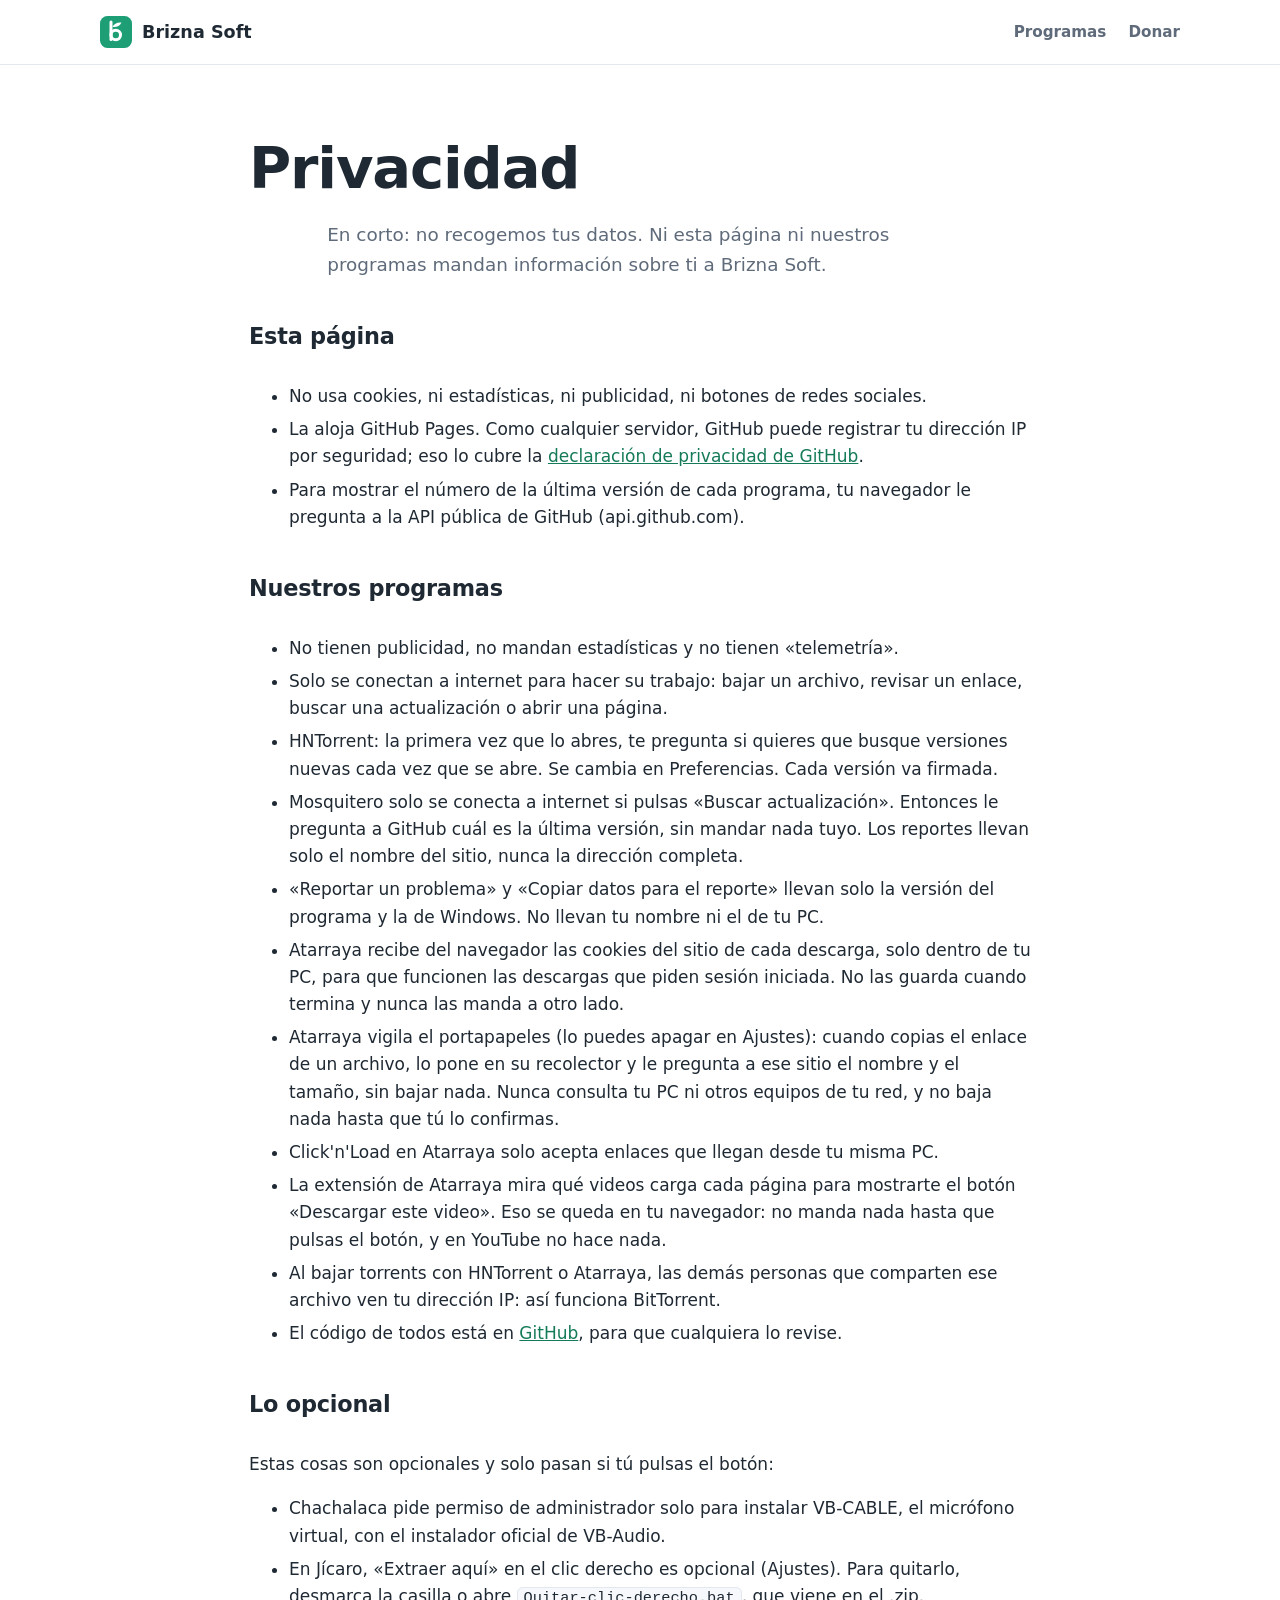
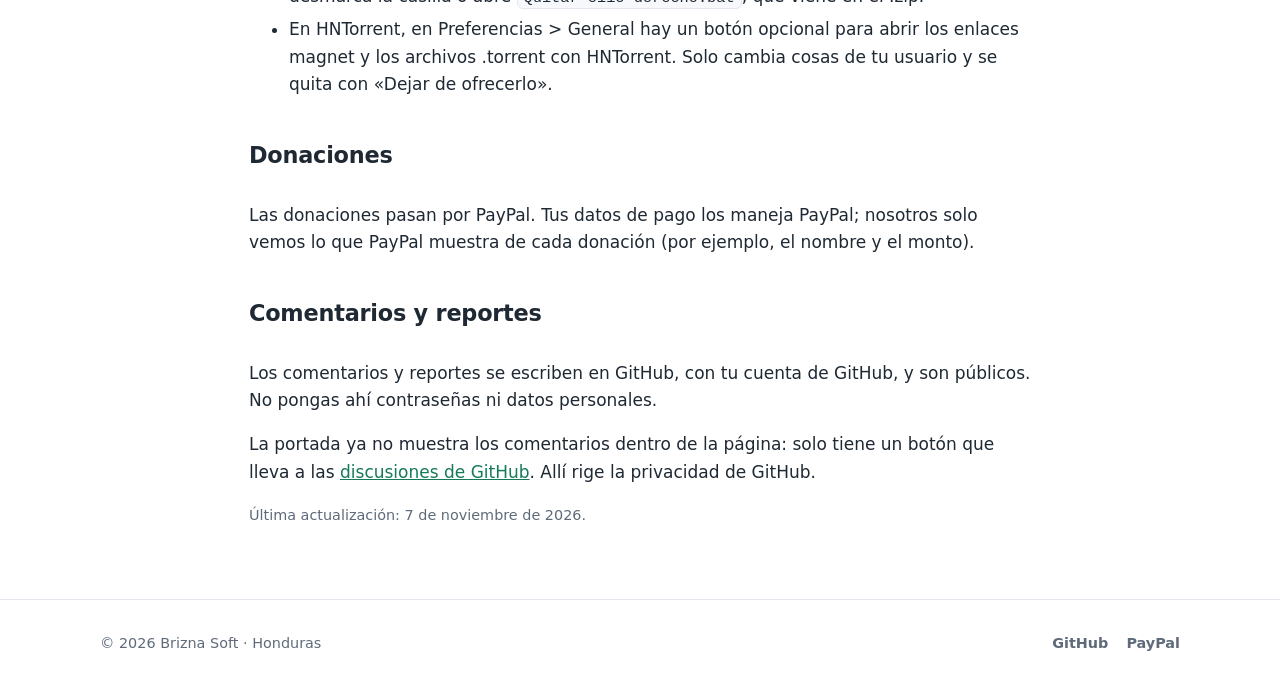
<file: privacidad.html>
<!doctype html>
<html lang="es">
<head>
  <meta charset="utf-8">
  <meta name="viewport" content="width=device-width, initial-scale=1">
  <meta http-equiv="Content-Security-Policy" content="default-src 'self'; script-src 'none'; style-src 'self'; img-src 'self' data:; object-src 'none'; base-uri 'self'; form-action 'none'">
  <meta name="referrer" content="strict-origin-when-cross-origin">
  <title>Privacidad · Brizna Soft</title>
  <meta name="description" content="Qué datos guarda Brizna Soft: ninguno. Ni la página ni los programas recogen tu información.">
  <meta name="theme-color" content="#1D9E75">
  <link rel="canonical" href="https://brizna-soft.github.io/privacidad.html">
  <link rel="icon" href="img/brizna-soft.svg" type="image/svg+xml">
  <link rel="stylesheet" href="estilos.css">
</head>
<body>
  <header class="cabecera">
    <div class="contenedor cabecera-fila">
      <a class="marca" href="./">
        <img src="img/brizna-soft.svg" alt="" width="32" height="32">
        <span>Brizna Soft</span>
      </a>
      <nav class="menu" aria-label="Secciones">
        <a href="./#programas">Programas</a>
        <a href="./#donar">Donar</a>
      </nav>
    </div>
  </header>

  <main id="contenido" class="seccion">
    <div class="contenedor texto-largo">
      <h1>Privacidad</h1>
      <p class="entrada">En corto: no recogemos tus datos. Ni esta página ni nuestros programas mandan información sobre ti a Brizna Soft.</p>

      <h2>Esta página</h2>
      <ul>
        <li>No usa cookies, ni estadísticas, ni publicidad, ni botones de redes sociales.</li>
        <li>La aloja GitHub Pages. Como cualquier servidor, GitHub puede registrar tu dirección IP por seguridad; eso lo cubre la <a href="https://docs.github.com/es/site-policy/privacy-policies/github-general-privacy-statement">declaración de privacidad de GitHub</a>.</li>
        <li>Para mostrar el número de la última versión de cada programa, tu navegador le pregunta a la API pública de GitHub (api.github.com).</li>
      </ul>

      <h2>Nuestros programas</h2>
      <ul>
        <li>No tienen publicidad, no mandan estadísticas y no tienen «telemetría».</li>
        <li>Solo se conectan a internet para hacer su trabajo: bajar un archivo, revisar un enlace, buscar una actualización o abrir una página.</li>
        <li>HNTorrent: la primera vez que lo abres, te pregunta si quieres que busque versiones nuevas cada vez que se abre. Se cambia en Preferencias. Cada versión va firmada.</li>
        <li>Mosquitero solo se conecta a internet si pulsas «Buscar actualización». Entonces le pregunta a GitHub cuál es la última versión, sin mandar nada tuyo. Los reportes llevan solo el nombre del sitio, nunca la dirección completa.</li>
        <li>«Reportar un problema» y «Copiar datos para el reporte» llevan solo la versión del programa y la de Windows. No llevan tu nombre ni el de tu PC.</li>
        <li>Atarraya recibe del navegador las cookies del sitio de cada descarga, solo dentro de tu PC, para que funcionen las descargas que piden sesión iniciada. No las guarda cuando termina y nunca las manda a otro lado.</li>
        <li>Atarraya vigila el portapapeles (lo puedes apagar en Ajustes): cuando copias el enlace de un archivo, lo pone en su recolector y le pregunta a ese sitio el nombre y el tamaño, sin bajar nada. Nunca consulta tu PC ni otros equipos de tu red, y no baja nada hasta que tú lo confirmas.</li>
        <li>Click'n'Load en Atarraya solo acepta enlaces que llegan desde tu misma PC.</li>
        <li>La extensión de Atarraya mira qué videos carga cada página para mostrarte el botón «Descargar este video». Eso se queda en tu navegador: no manda nada hasta que pulsas el botón, y en YouTube no hace nada.</li>
        <li>Al bajar torrents con HNTorrent o Atarraya, las demás personas que comparten ese archivo ven tu dirección IP: así funciona BitTorrent.</li>
        <li>El código de todos está en <a href="https://github.com/Brizna-Soft">GitHub</a>, para que cualquiera lo revise.</li>
      </ul>

      <h2>Lo opcional</h2>
      <p>Estas cosas son opcionales y solo pasan si tú pulsas el botón:</p>
      <ul>
        <li>Chachalaca pide permiso de administrador solo para instalar VB-CABLE, el micrófono virtual, con el instalador oficial de VB-Audio.</li>
        <li>En Jícaro, «Extraer aquí» en el clic derecho es opcional (Ajustes). Para quitarlo, desmarca la casilla o abre <code>Quitar-clic-derecho.bat</code>, que viene en el .zip.</li>
        <li>En HNTorrent, en Preferencias &gt; General hay un botón opcional para abrir los enlaces magnet y los archivos .torrent con HNTorrent. Solo cambia cosas de tu usuario y se quita con «Dejar de ofrecerlo».</li>
      </ul>

      <h2>Donaciones</h2>
      <p>Las donaciones pasan por PayPal. Tus datos de pago los maneja PayPal; nosotros solo vemos lo que PayPal muestra de cada donación (por ejemplo, el nombre y el monto).</p>

      <h2>Comentarios y reportes</h2>
      <p>Los comentarios y reportes se escriben en GitHub, con tu cuenta de GitHub, y son públicos. No pongas ahí contraseñas ni datos personales.</p>
      <p>La portada ya no muestra los comentarios dentro de la página: solo tiene un botón que lleva a las <a href="https://github.com/Brizna-Soft/brizna-soft.github.io/discussions">discusiones de GitHub</a>. Allí rige la privacidad de GitHub.</p>

      <p class="nota">Última actualización: 7 de noviembre de 2026.</p>
    </div>
  </main>

  <footer class="pie">
    <div class="contenedor pie-fila">
      <p>© 2026 Brizna Soft · Honduras</p>
      <nav class="redes" aria-label="Enlaces">
        <a href="https://github.com/Brizna-Soft">GitHub</a>
        <a href="https://paypal.me/BriznaSoft">PayPal</a>
      </nav>
    </div>
  </footer>
</body>
</html>
</file>
<file: estilos.css>
/* Brizna Soft: verde del estudio, azul de HNTorrent, letra del sistema (carga rápido, sin fuentes externas) */
:root {
  --verde: #157A5A;
  --verde-oscuro: #0F5F46;
  --sobre-verde: #FFFFFF;
  --azul: #1A8FD6;
  --texto: #1F2933;
  --suave: #5F6B7A;
  --borde: #E3E8EF;
  --fondo: #FFFFFF;
  --fondo-alt: #F6F8FB;
  --sombra: 0 10px 30px rgba(31, 41, 51, 0.10);
  --radio: 14px;
  color-scheme: light dark;
}

@media (prefers-color-scheme: dark) {
  :root {
    --verde: #2DB88A;
    --verde-oscuro: #22A07A;
    --sobre-verde: #121417;
    --texto: #E8EAED;
    --suave: #A0A7B0;
    --borde: #2E3238;
    --fondo: #121417;
    --fondo-alt: #1A1D21;
    --sombra: 0 10px 30px rgba(0, 0, 0, 0.35);
  }
}

* { box-sizing: border-box; }

html { scroll-behavior: smooth; }

body {
  margin: 0;
  background: var(--fondo);
  color: var(--texto);
  font-family: "Segoe UI", system-ui, -apple-system, Roboto, "Helvetica Neue", Arial, sans-serif;
  font-size: 17px;
  line-height: 1.6;
  -webkit-font-smoothing: antialiased;
}

a { color: var(--verde); }
a:hover { color: var(--verde-oscuro); }

:focus-visible { outline: 3px solid var(--azul); outline-offset: 3px; border-radius: 6px; }

code {
  font-family: Consolas, "Cascadia Mono", Menlo, monospace;
  font-size: 0.9em;
  background: var(--fondo-alt);
  border: 1px solid var(--borde);
  border-radius: 6px;
  padding: 1px 6px;
}

.contenedor { width: min(1080px, 100% - 32px); margin-inline: auto; }

.saltar {
  position: absolute;
  left: -999px;
  top: 8px;
  background: var(--fondo);
  padding: 8px 12px;
  border-radius: 8px;
  z-index: 10;
}
.saltar:focus { left: 8px; }

/* Cabecera */
.cabecera {
  position: sticky;
  top: 0;
  z-index: 5;
  background: color-mix(in srgb, var(--fondo) 88%, transparent);
  backdrop-filter: blur(10px);
  border-bottom: 1px solid var(--borde);
}
.cabecera-fila { display: flex; align-items: center; justify-content: space-between; gap: 16px; height: 64px; }
.marca { display: flex; align-items: center; gap: 10px; color: var(--texto); text-decoration: none; font-weight: 700; font-size: 1.1rem; }
.marca:hover { color: var(--texto); }
.menu { display: flex; gap: 22px; }
.menu a { color: var(--suave); text-decoration: none; font-weight: 600; font-size: 0.95rem; }
.menu a:hover { color: var(--texto); }

/* Portada */
.portada {
  padding: 96px 0 88px;
  background:
    radial-gradient(600px 300px at 15% 0%, color-mix(in srgb, var(--verde) 16%, transparent), transparent),
    radial-gradient(600px 300px at 85% 10%, color-mix(in srgb, var(--azul) 14%, transparent), transparent);
  text-align: center;
}
.etiqueta {
  display: inline-block;
  margin: 0 0 18px;
  padding: 4px 12px;
  border: 1px solid var(--borde);
  border-radius: 999px;
  color: var(--suave);
  font-size: 0.85rem;
  font-weight: 600;
  background: var(--fondo);
}
h1 {
  margin: 0 auto;
  max-width: 14em;
  font-size: clamp(2.1rem, 5.5vw, 3.6rem);
  line-height: 1.1;
  letter-spacing: -0.02em;
}
h1 span { color: var(--verde); white-space: nowrap; }
.entrada { margin: 20px auto 0; max-width: 34em; color: var(--suave); font-size: 1.15rem; }

/* Botones */
.botones { display: flex; flex-wrap: wrap; gap: 12px; margin-top: 28px; }
.portada .botones { justify-content: center; }
.boton {
  display: inline-flex;
  align-items: center;
  gap: 8px;
  padding: 12px 20px;
  border: 1px solid var(--borde);
  border-radius: 10px;
  background: var(--fondo);
  color: var(--texto);
  font-weight: 600;
  text-decoration: none;
  transition: transform 0.12s ease, box-shadow 0.12s ease;
}
.boton:hover { color: var(--texto); transform: translateY(-1px); box-shadow: var(--sombra); }
.boton.principal { background: var(--verde); border-color: var(--verde); color: var(--sobre-verde); }
.boton.principal:hover { background: var(--verde-oscuro); color: var(--sobre-verde); }
.boton.paypal { background: #FFC439; border-color: #FFC439; color: #111111; }
.boton.paypal:hover { color: #111111; }
.enlace { align-self: center; font-weight: 600; text-decoration: none; }
.enlace:hover { text-decoration: underline; }

/* Secciones */
.seccion { padding: 72px 0; }
.seccion.alterna { background: var(--fondo-alt); border-block: 1px solid var(--borde); }
h2 { margin: 0 0 28px; font-size: clamp(1.6rem, 3.5vw, 2.2rem); letter-spacing: -0.01em; }
h3 { margin: 0; font-size: 1.5rem; }

/* Tarjeta de un programa */
.programa {
  display: grid;
  grid-template-columns: minmax(0, 1fr) minmax(0, 1.25fr);
  gap: 40px;
  align-items: center;
  padding: 32px;
  border: 1px solid var(--borde);
  border-radius: var(--radio);
  background: var(--fondo);
  box-shadow: var(--sombra);
}
.programa-titulo { display: flex; align-items: center; gap: 16px; margin-bottom: 14px; }
.programa-titulo img { border-radius: 14px; }
.version { margin: 2px 0 0; color: var(--suave); font-size: 0.9rem; }
.lista { margin: 16px 0 0; padding: 0; list-style: none; }
.lista li { position: relative; padding-left: 28px; margin: 6px 0; }
.lista li::before {
  content: "";
  position: absolute;
  left: 4px;
  top: 0.55em;
  width: 12px;
  height: 7px;
  border-left: 2.5px solid var(--verde);
  border-bottom: 2.5px solid var(--verde);
  transform: rotate(-45deg);
}
.nota { margin: 18px 0 0; color: var(--suave); font-size: 0.9rem; }
.programa-captura { margin: 0; }
.programa-captura img {
  display: block;
  width: 100%;
  height: auto;
  border-radius: 10px;
  border: 1px solid var(--borde);
  box-shadow: var(--sombra);
}

.programa + .programa { margin-top: 28px; }
.intro { margin: -12px 0 24px; color: var(--suave); max-width: 46em; }

/* Nuestra promesa */
.promesa-seccion { padding-top: 56px; }
.promesa { display: grid; grid-template-columns: repeat(4, minmax(0, 1fr)); gap: 18px; margin: 0; padding: 0; list-style: none; }
.promesa li { padding: 22px; border: 1px solid var(--borde); border-radius: var(--radio); background: var(--fondo); }
.promesa strong { display: flex; align-items: center; gap: 10px; margin-bottom: 6px; font-size: 1.1rem; }
.promesa strong::before {
  content: "";
  flex: none;
  width: 18px;
  height: 18px;
  border-radius: 50%;
  background: color-mix(in srgb, var(--verde) 18%, var(--fondo));
  border: 2px solid var(--verde);
}
.promesa span { color: var(--suave); font-size: 0.95rem; }

/* Programas recomendados de otros */
.recomendados { display: grid; grid-template-columns: repeat(4, minmax(0, 1fr)); gap: 14px; margin: 0; padding: 0; list-style: none; }
.recomendados li { padding: 16px 18px; border: 1px solid var(--borde); border-radius: 12px; background: var(--fondo); }
.recomendados a { display: block; margin-bottom: 4px; font-weight: 700; text-decoration: none; }
.recomendados a:hover { text-decoration: underline; }
.recomendados span { color: var(--suave); font-size: 0.92rem; }

/* Misión */
.mision p { max-width: 46em; font-size: 1.08rem; }

/* Opina */
.opina { display: flex; align-items: center; justify-content: space-between; gap: 24px; }
.opina h2 { margin-bottom: 8px; }
.opina p { margin: 0 0 8px; color: var(--suave); max-width: 40em; }

.comentarios-giscus { margin-top: 28px; }

/* Página de texto (privacidad) */
.texto-largo { max-width: 46em; }
.texto-largo h2 { margin-top: 40px; font-size: 1.4rem; }
.texto-largo li { margin: 6px 0; }

/* Mods */
.pronto {
  padding: 28px;
  border: 1px dashed var(--borde);
  border-radius: var(--radio);
  background: var(--fondo);
  color: var(--suave);
}
.pronto p { margin: 0; }
.pronto strong { color: var(--texto); }

/* Guía de un programa de otros, dentro de Mods */
.guia {
  margin-top: 28px;
  padding: 32px;
  border: 1px solid var(--borde);
  border-radius: var(--radio);
  background: var(--fondo);
}
.guia p, .guia .lista { max-width: 52em; }

/* Página de un programa (programas/<nombre>/) */
.icono-programa { display: block; margin: 0 auto 18px; border-radius: 18px; }
.estrecho > * { max-width: 820px; }
.captura-programa { margin: 0; }
.captura-programa img {
  display: block;
  width: 100%;
  height: auto;
  border-radius: 10px;
  border: 1px solid var(--borde);
  box-shadow: var(--sombra);
}
.captura-programa figcaption { margin-top: 10px; color: var(--suave); font-size: 0.92rem; }
.pasos { counter-reset: paso; list-style: none; margin: 0; padding: 0; }
.pasos > li { counter-increment: paso; position: relative; margin: 0 0 20px; padding-left: 48px; }
.pasos > li::before {
  content: counter(paso);
  position: absolute;
  left: 0;
  top: 0;
  display: grid;
  place-items: center;
  width: 32px;
  height: 32px;
  border-radius: 50%;
  background: var(--verde);
  color: var(--sobre-verde);
  font-weight: 700;
  font-size: 0.95rem;
}

/* Publicaciones (las escribe el panel; ver .github/publicaciones) */
.publicaciones { display: grid; grid-template-columns: repeat(3, minmax(0, 1fr)); gap: 20px; }
.publicacion {
  display: flex;
  flex-direction: column;
  overflow: hidden;
  border: 1px solid var(--borde);
  border-radius: var(--radio);
  background: var(--fondo);
}
.publicacion img {
  display: block;
  width: 100%;
  height: auto;
  aspect-ratio: 16 / 9;
  object-fit: cover;
  border-bottom: 1px solid var(--borde);
}
.publicacion-texto { display: flex; flex: 1; flex-direction: column; padding: 18px 20px 20px; }
.publicacion-texto h3 { margin: 6px 0 8px; font-size: 1.2rem; }
.publicacion-texto p { margin: 0 0 16px; color: var(--suave); }
.publicacion-texto .version { margin: 0; }
.publicacion-texto .boton { align-self: flex-start; margin-top: auto; }

/* Donar */
.donar {
  display: flex;
  align-items: center;
  justify-content: space-between;
  gap: 24px;
  padding: 32px;
  border-radius: var(--radio);
  background: color-mix(in srgb, var(--verde) 10%, var(--fondo));
  border: 1px solid color-mix(in srgb, var(--verde) 30%, var(--borde));
}
.donar h2 { margin-bottom: 8px; }
.donar .botones { margin-top: 0; flex-shrink: 0; }
.donar p { margin: 0; color: var(--suave); max-width: 36em; }

/* Pie */
.pie { padding: 32px 0 40px; border-top: 1px solid var(--borde); color: var(--suave); font-size: 0.9rem; }
.pie-fila { display: flex; align-items: center; justify-content: space-between; gap: 16px; flex-wrap: wrap; }
.pie p { margin: 0; }
.redes { display: flex; gap: 18px; }
.redes a { color: var(--suave); font-weight: 600; text-decoration: none; }
.redes a:hover { color: var(--texto); }
.creditos { margin-top: 12px !important; }

@media (max-width: 960px) {
  .promesa, .recomendados, .publicaciones { grid-template-columns: repeat(2, minmax(0, 1fr)); }
}

/* Celular */
@media (max-width: 760px) {
  body { font-size: 16px; }
  .promesa, .recomendados, .publicaciones { grid-template-columns: 1fr; }
  .opina { flex-direction: column; align-items: flex-start; }
  .menu { gap: 14px; }
  .menu a { font-size: 0.9rem; }
  .marca span { font-size: 1rem; }
  .portada { padding: 64px 0 56px; }
  .seccion { padding: 52px 0; }
  .programa { grid-template-columns: 1fr; padding: 20px; gap: 24px; }
  .guia { padding: 20px; }
  .pasos > li { padding-left: 42px; }
  .donar { flex-direction: column; align-items: flex-start; padding: 24px; }
  .botones .boton { flex: 1 1 auto; justify-content: center; }
}

@media (max-width: 560px) {
  /* En pantallas angostas el menú solo lleva lo principal */
  .menu a[href="#recomendados"], .menu a[href="#comentarios"] { display: none; }
}

@media (prefers-reduced-motion: reduce) {
  html { scroll-behavior: auto; }
  .boton { transition: none; }
}

/* Aviso de Windows y palabras explicadas */
.aviso-windows {
  margin: -12px 0 28px;
  padding: 16px 20px;
  max-width: 52em;
  border: 1px solid color-mix(in srgb, var(--verde) 30%, var(--borde));
  border-left: 5px solid var(--verde);
  border-radius: 10px;
  background: color-mix(in srgb, var(--verde) 10%, var(--fondo));
}
.aviso-windows p { margin: 0; }
.aviso-windows p + p { margin-top: 8px; color: var(--suave); font-size: 0.95rem; }
.bloqueo {
  margin: 28px 0 0;
  padding: 16px 20px;
  border: 1px solid color-mix(in srgb, var(--verde) 30%, var(--borde));
  border-left: 5px solid var(--verde);
  border-radius: 10px;
  background: color-mix(in srgb, var(--verde) 10%, var(--fondo));
}
.bloqueo p { margin: 0 0 8px; }
.bloqueo ul { margin: 0 0 8px; padding-left: 1.2em; }
.bloqueo li { margin-bottom: 6px; }
.bloqueo > :last-child { margin-bottom: 0; }
.glosario {
  margin-top: 28px;
  padding: 16px 20px;
  border: 1px solid var(--borde);
  border-radius: var(--radio);
  background: var(--fondo);
}
.glosario summary { cursor: pointer; font-weight: 700; font-size: 1.05rem; }
.glosario dl { margin: 16px 0 0; display: grid; gap: 14px; }
.glosario dt { font-weight: 700; }
.glosario dd { margin: 2px 0 0; color: var(--suave); }

/* Portada corta: tarjetas chicas de programas y mods */
.rejilla { display: grid; grid-template-columns: repeat(auto-fill, minmax(300px, 1fr)); gap: 20px; }
.mini {
  display: flex;
  flex-direction: column;
  padding: 22px;
  border: 1px solid var(--borde);
  border-radius: var(--radio);
  background: var(--fondo);
  box-shadow: var(--sombra);
}
.mini-titulo { display: flex; align-items: center; gap: 14px; margin-bottom: 12px; }
.mini-titulo img { border-radius: 12px; flex: none; }
.mini h3 { font-size: 1.25rem; }
.mini > p { margin: 0 0 4px; }
.mini .botones { margin-top: auto; padding-top: 18px; gap: 10px; }
.mini .botones .boton { padding: 10px 16px; }
.mini .mas { margin-top: 14px; }
.mini .mas summary { cursor: pointer; font-weight: 700; }
.mini .mas .lista { margin-top: 12px; }
.mision { margin-top: 36px; }
.mision h3 { margin-bottom: 8px; }
.mision p { max-width: 46em; font-size: 1.05rem; }
.glosario .recomendados { margin-top: 16px; }
.mas-recomendados { margin-top: 16px; }
@media (max-width: 760px) {
  .rejilla { grid-template-columns: 1fr; }
}
</file>
